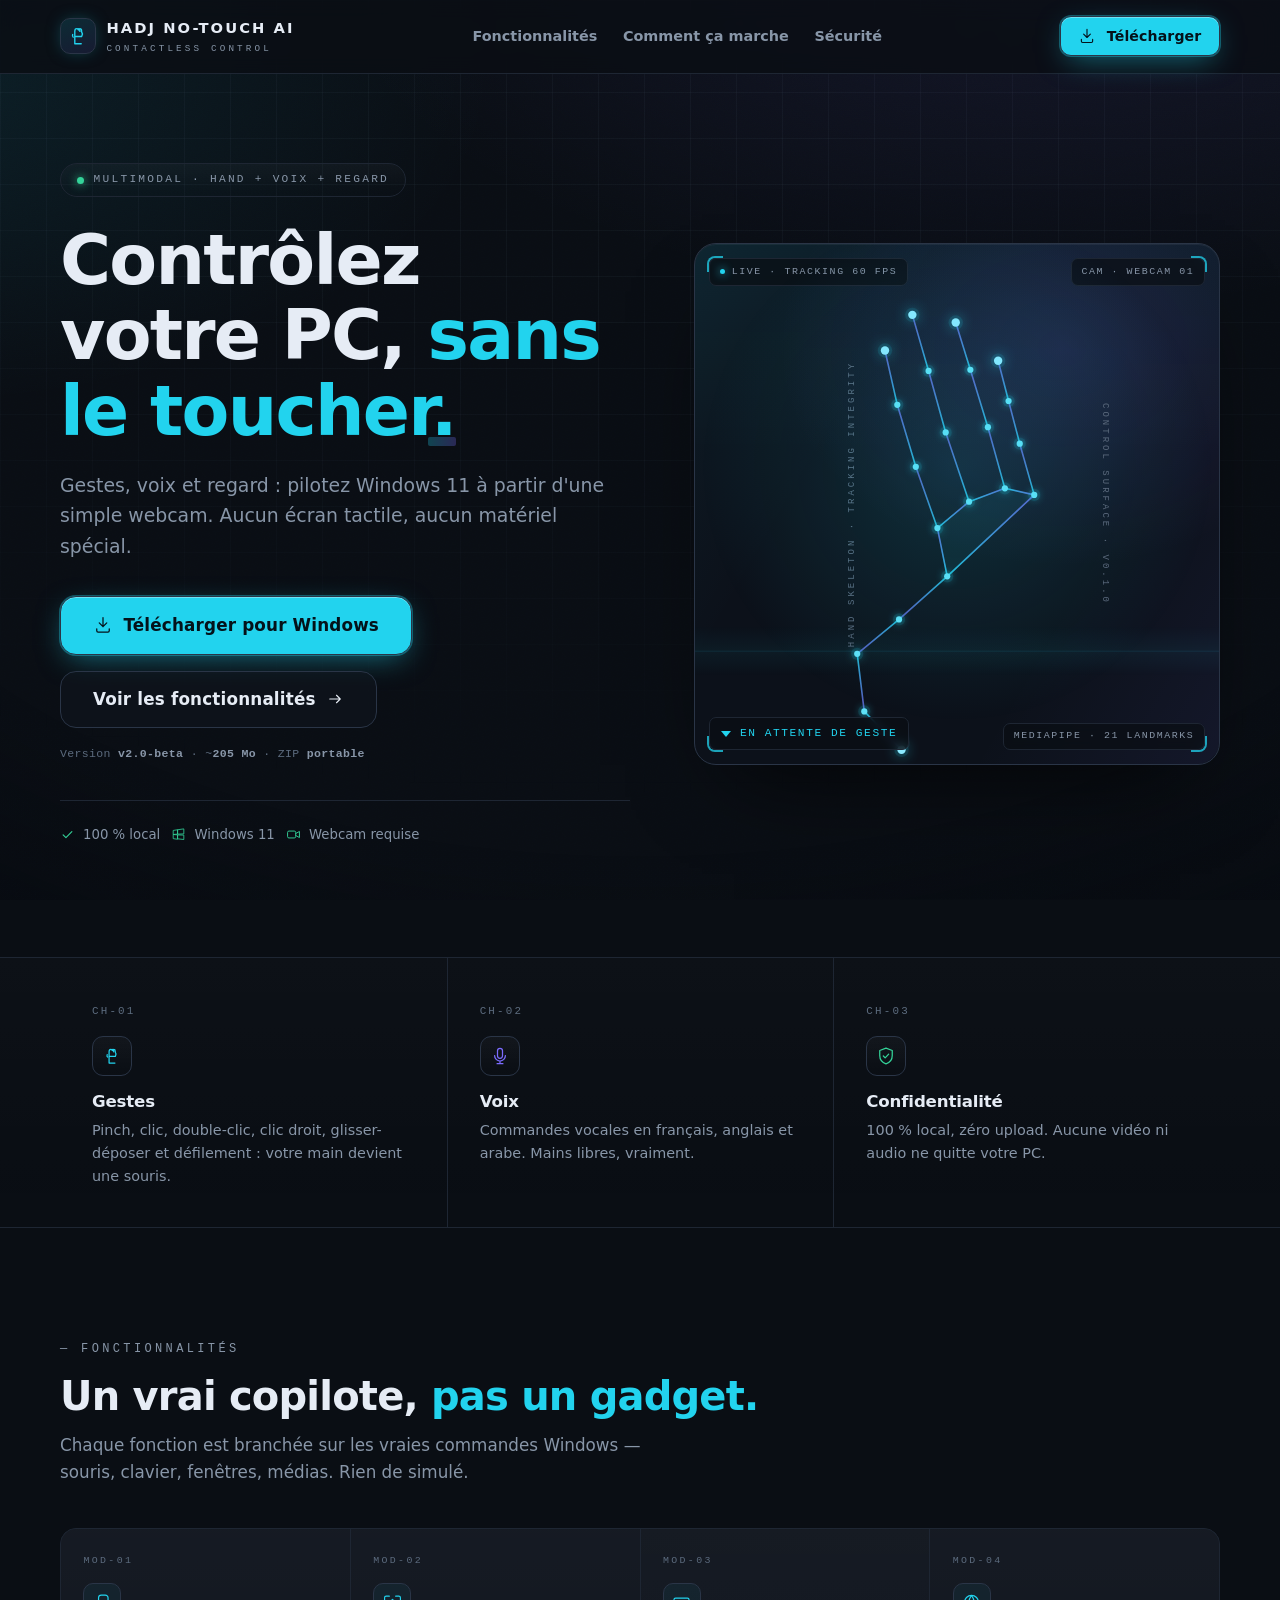
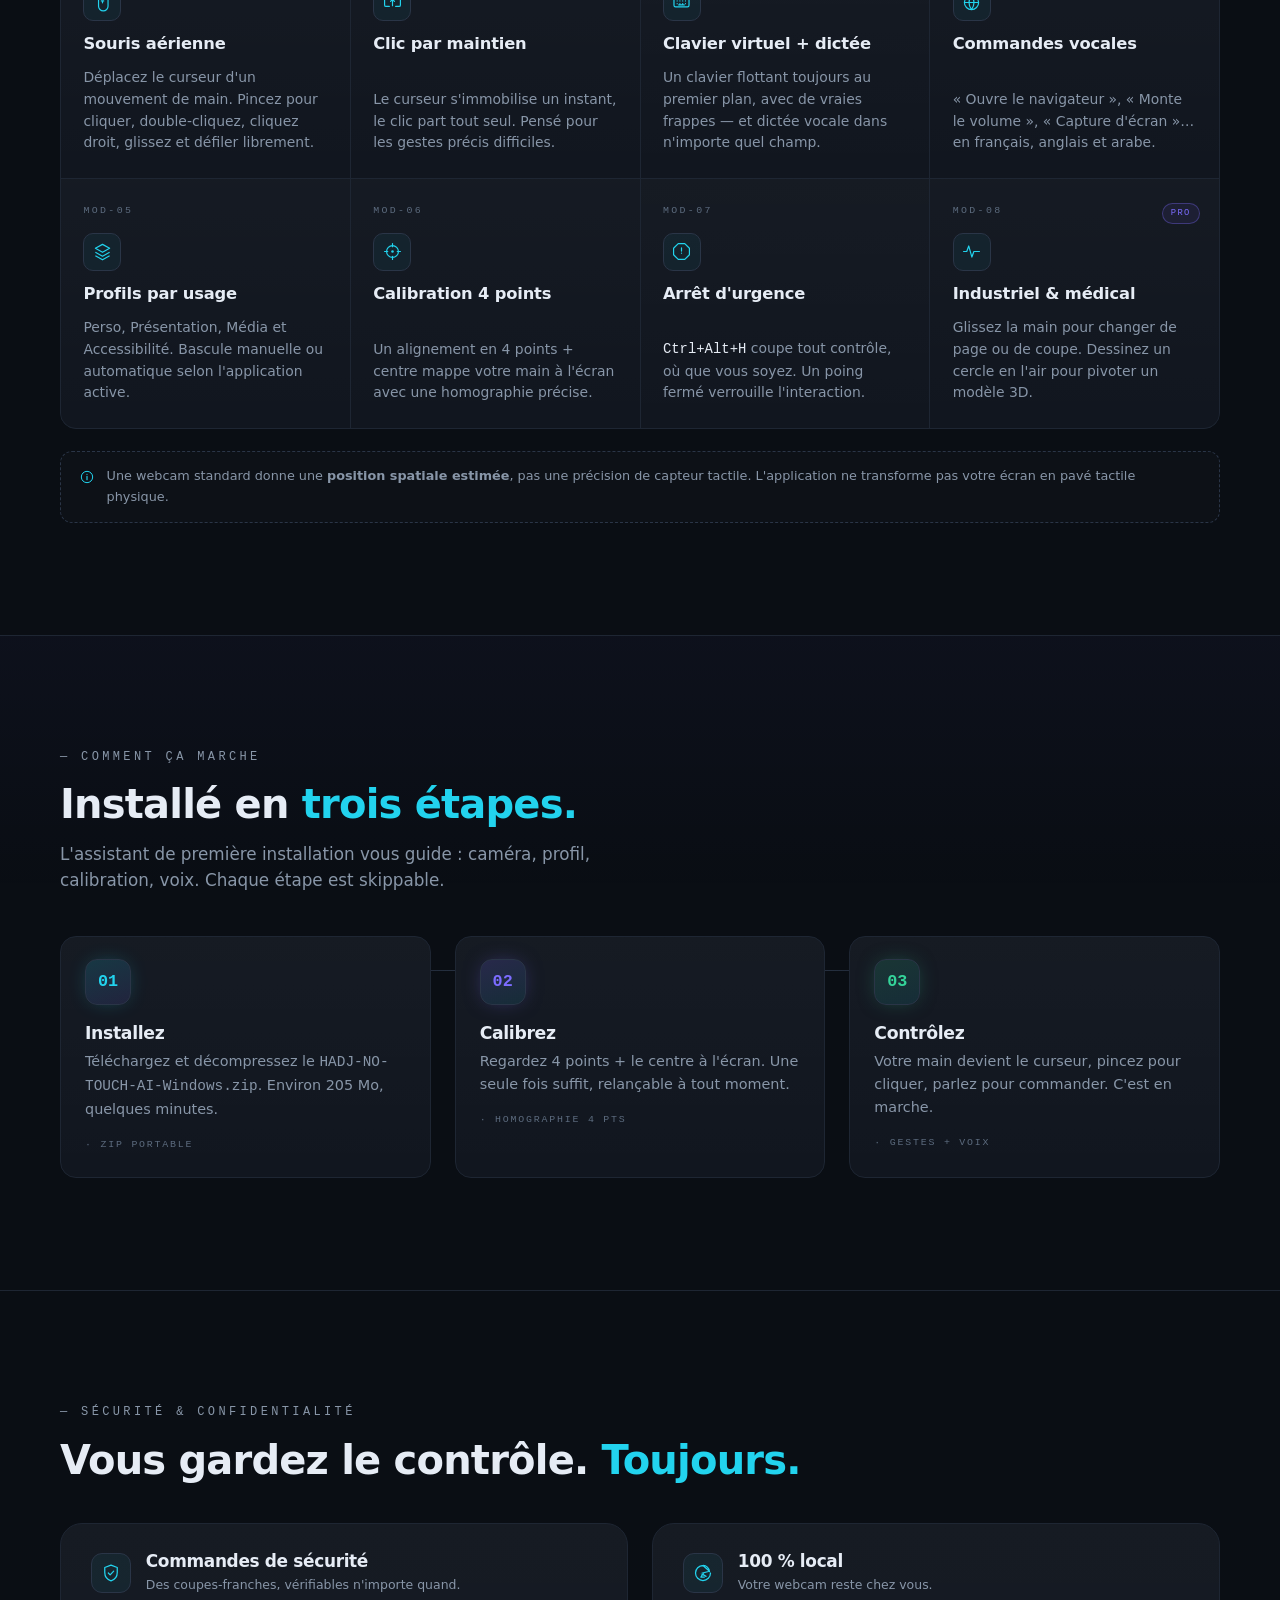
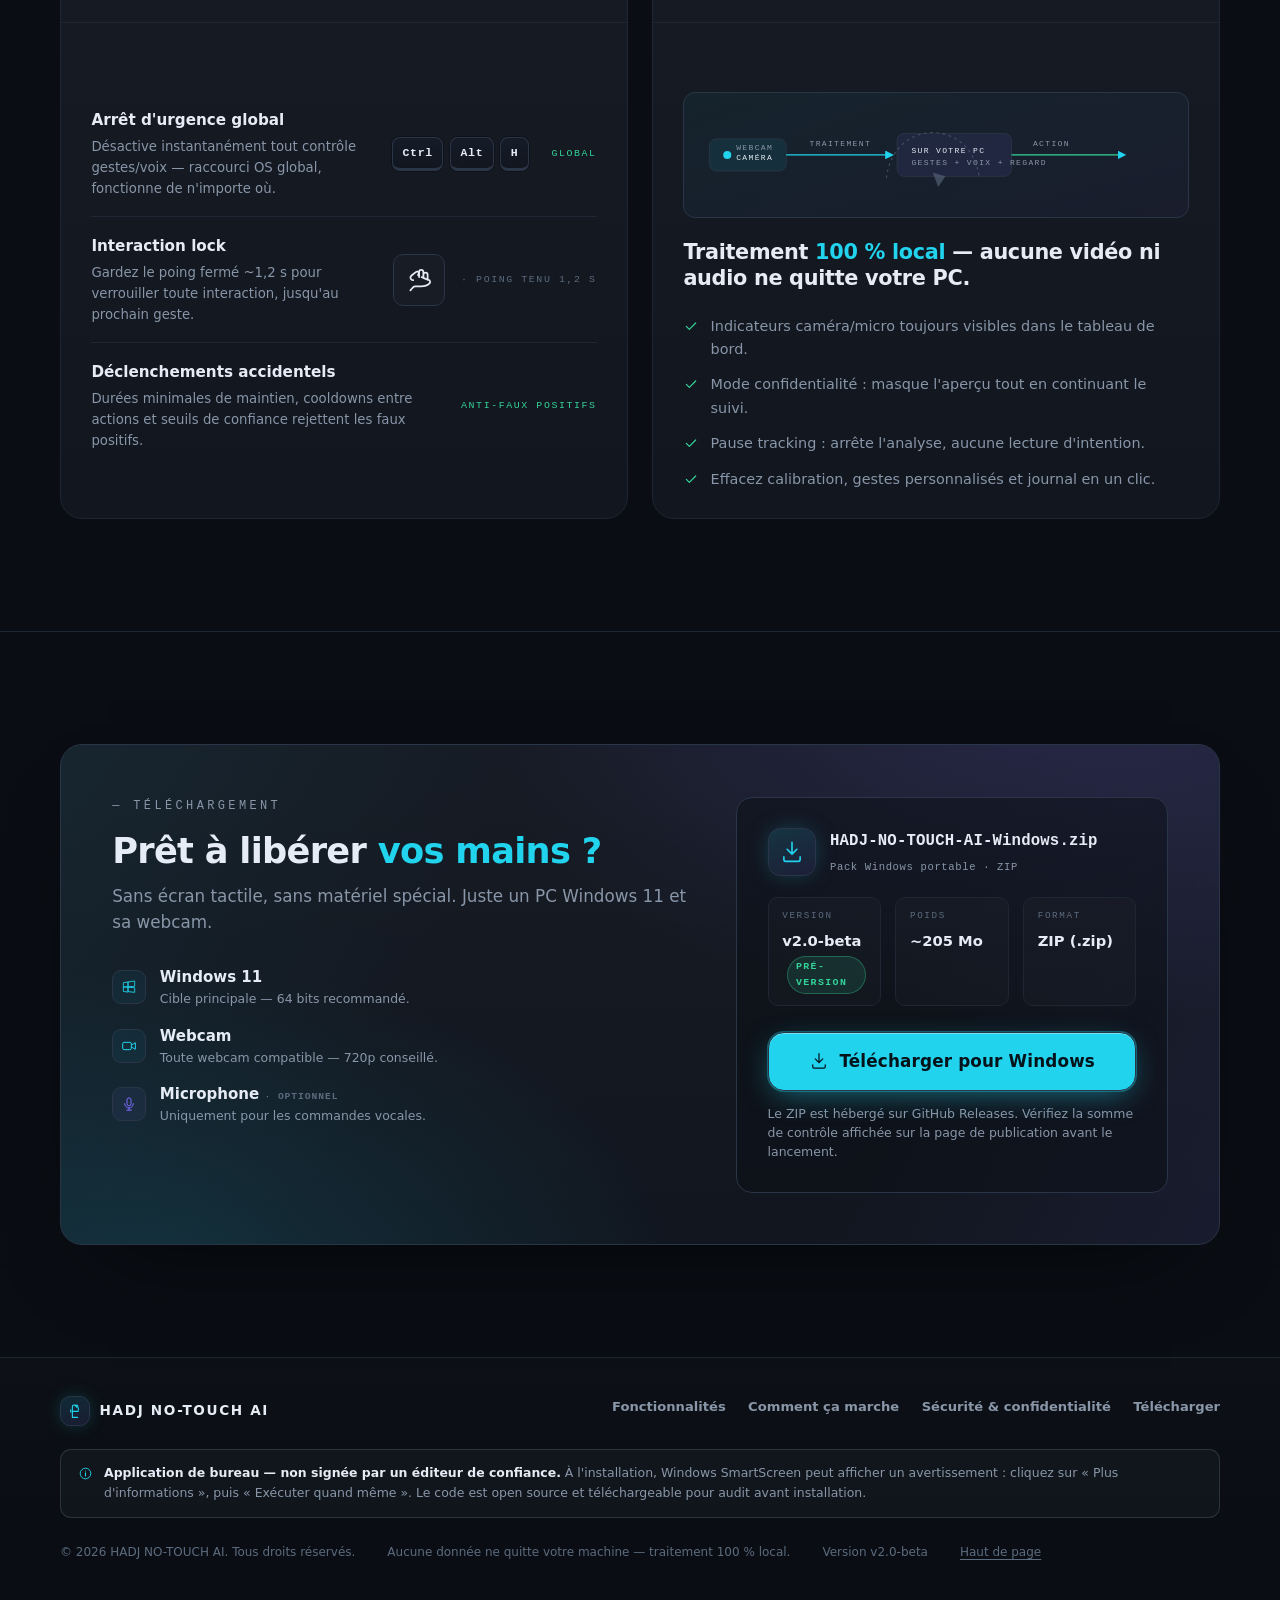
<file: index.html>
<!DOCTYPE html>
<html lang="fr">
<head>
<meta charset="UTF-8">
<meta name="viewport" content="width=device-width, initial-scale=1">
<title>HADJ NO-TOUCH AI — Contrôlez votre PC, sans le toucher</title>
<meta name="description" content="Gestes, voix et regard : pilotez Windows 11 à partir d'une simple webcam. Traitement 100 % local, aucune vidéo ni audio ne quitte votre PC. Téléchargez le pack Windows portable.">
<meta name="theme-color" content="#0A0E14">
<link rel="icon" href="data:image/svg+xml,%3Csvg xmlns='http://www.w3.org/2000/svg' viewBox='0 0 24 24'%3E%3Crect width='24' height='24' rx='6' fill='%230A0E14'/%3E%3Cpath d='M6.6 13.2C6.2 13 5.8 11.9 6.3 10.4M8 20.5V7M8 20.5h8M8 12.5h8M8 7v5.5M8 7C8 5.3 8.8 4 10 4c.9 0 1.6.7 1.9 1.4M12 4c1.2 0 2 .9 2 2.4V7M14 4c1.1 0 1.9.9 1.9 2.2V7M16 12.5C17 11 16.7 9 15.5 8' fill='none' stroke='%2322D3EE' stroke-width='1.4' stroke-linecap='round'/%3E%3C/svg%3E">
<style>
:root{
  --bg:#0A0E14;
  --bg-2:#0C111A;
  --surface:#11161F;
  --surface-2:#151C28;
  --border:#1E2633;
  --border-hi:#2A3547;
  --teal:#22D3EE;
  --teal-bright:#67E8F9;
  --teal-dim:rgba(34,211,238,.12);
  --violet:#7C6CFF;
  --violet-dim:rgba(124,108,255,.14);
  --green:#34D399;
  --green-dim:rgba(52,211,153,.12);
  --text:#E6ECF5;
  --muted:#8896A8;
  --muted-2:#5C6B7E;
  --white:#F6FAFF;
  --r-sm:12px;
  --r-md:16px;
  --r-lg:22px;
  --mono:ui-monospace,"Cascadia Mono","Segoe UI Mono",Consolas,"Roboto Mono",monospace;
  --sans:system-ui,-apple-system,"Segoe UI Variable Display","Segoe UI",Roboto,Ubuntu,"Helvetica Neue",Arial,sans-serif;
}
*{box-sizing:border-box;margin:0;padding:0}
html{scroll-behavior:smooth}
body{
  font-family:var(--sans);
  background:var(--bg);
  color:var(--text);
  line-height:1.6;
  -webkit-font-smoothing:antialiased;
  overflow-x:hidden;
}
::selection{background:rgba(34,211,238,.28);color:#fff}
a{color:inherit;text-decoration:none}
a:focus-visible{outline:2px solid var(--teal);outline-offset:3px;border-radius:4px}
img,svg{display:block;max-width:100%}
button{font:inherit}
section{scroll-margin-top:86px}

.bg-fx{
  position:fixed;inset:0;z-index:-3;pointer-events:none;
  background:
    radial-gradient(1200px 620px at 82% -8%, rgba(124,108,255,.10), transparent 62%),
    radial-gradient(1000px 560px at -8% 8%, rgba(34,211,238,.09), transparent 60%),
    var(--bg);
}
.bg-grid{
  position:fixed;inset:0;z-index:-2;pointer-events:none;
  background-image:
    linear-gradient(rgba(120,150,180,.055) 1px, transparent 1px),
    linear-gradient(90deg, rgba(120,150,180,.055) 1px, transparent 1px);
  background-size:46px 46px;
  -webkit-mask-image:radial-gradient(120% 90% at 50% 0%, #000 40%, transparent 100%);
  mask-image:radial-gradient(120% 90% at 50% 0%, #000 40%, transparent 100%);
}
.bg-noise{
  position:fixed;inset:0;z-index:-1;pointer-events:none;opacity:.05;mix-blend-mode:soft-light;
  background-image:url("data:image/svg+xml;utf8,<svg xmlns='http://www.w3.org/2000/svg' width='180' height='180'><filter id='n'><feTurbulence type='fractalNoise' baseFrequency='0.85' numOctaves='2' stitchTiles='stitch'/></filter><rect width='100%25' height='100%25' filter='url(%23n)'/></svg>");
}
.bg-vignette{
  position:fixed;inset:0;z-index:-1;pointer-events:none;
  background:radial-gradient(120% 100% at 50% 40%, transparent 55%, rgba(2,5,10,.62) 100%);
}

.container{width:min(1160px, calc(100% - 40px));margin-inline:auto}
@media (max-width:560px){.container{width:calc(100% - 32px)}}

.mono{font-family:var(--mono)}

.eyebrow{
  display:inline-flex;align-items:center;gap:.7rem;
  font-family:var(--mono);font-size:.72rem;letter-spacing:.24em;
  text-transform:uppercase;color:var(--teal);
}
.eyebrow::before{content:"";width:22px;height:1px;background:linear-gradient(90deg,var(--teal),transparent)}

h1,h2,h3{line-height:1.08;letter-spacing:-.02em;font-weight:800;text-wrap:balance}
.sec-kicker{font-family:var(--mono);font-size:.75rem;letter-spacing:.28em;text-transform:uppercase;color:var(--muted);margin-bottom:1rem;display:block}
h2{font-size:clamp(1.7rem,3.4vw,2.5rem)}
h2 .hl{color:var(--teal)}
.sec-sub{color:var(--muted);max-width:56ch;margin-top:.9rem;font-size:1.05rem}
.sec-head{margin-bottom:2.6rem}

/* ---------- Buttons ---------- */
.btn{
  --btn-bg:var(--surface-2);--btn-fg:var(--text);--btn-brd:var(--border-hi);
  max-width:100%;
  display:inline-flex;align-items:center;justify-content:center;gap:.65rem;
  font-weight:700;font-size:1rem;line-height:1;letter-spacing:.01em;
  padding:1rem 1.7rem;border-radius:14px;border:1px solid var(--btn-brd);
  background:var(--btn-bg);color:var(--btn-fg);
  cursor:pointer;transition:transform .18s ease, box-shadow .18s ease, border-color .18s ease, background .18s ease;
  white-space:nowrap;
  position:relative;
}
.btn svg{width:18px;height:18px;flex:none}
.btn:focus-visible{outline:2px solid var(--teal);outline-offset:3px;border-radius:16px}
.btn:active{transform:translateY(1px) scale(.985)}
.btn-primary{
  --btn-bg:var(--teal);--btn-fg:#04121A;
  box-shadow:0 0 0 1px rgba(34,211,238,.35), 0 8px 30px -8px rgba(34,211,238,.55), inset 0 1px 0 rgba(255,255,255,.35);
}
.btn-primary:hover{
  background:var(--teal-bright);
  box-shadow:0 0 0 1px rgba(34,211,238,.6), 0 12px 42px -8px rgba(34,211,238,.75), inset 0 1px 0 rgba(255,255,255,.45);
  transform:translateY(-2px);
}
.btn-ghost{--btn-bg:rgba(17,22,31,.55);--btn-brd:var(--border-hi)}
.btn-ghost:hover{--btn-brd:var(--teal);color:var(--white);background:rgba(34,211,238,.07)}
.btn-lg{padding:1.15rem 2rem;font-size:1.05rem;border-radius:16px}
.btn-sm{padding:.62rem 1.1rem;font-size:.88rem;border-radius:11px}
.btn-dl svg{width:20px;height:20px}

/* ---------- Nav ---------- */
.nav{
  position:sticky;top:0;z-index:50;
  background:rgba(10,14,20,.82);
  backdrop-filter:blur(10px);
  -webkit-backdrop-filter:blur(10px);
  border-bottom:1px solid var(--border);
}
.nav-inner{display:flex;align-items:center;justify-content:space-between;padding:1rem 0;gap:1rem}
.brand{display:flex;align-items:center;gap:.65rem;min-width:0}
.brand-mark{
  width:36px;height:36px;flex:none;border-radius:10px;
  border:1px solid var(--border-hi);
  background:linear-gradient(160deg, rgba(34,211,238,.14), rgba(124,108,255,.12));
  display:grid;place-items:center;color:var(--teal);
  box-shadow:0 0 18px -6px rgba(34,211,238,.5);
}
.brand-mark svg{width:22px;height:22px}
.brand-name{font-weight:800;letter-spacing:.14em;font-size:.92rem;white-space:nowrap}
.brand-name small{display:block;font-family:var(--mono);font-weight:400;font-size:.58rem;letter-spacing:.34em;color:var(--muted);margin-top:.15rem}
.nav-links{display:flex;align-items:center;gap:1.6rem;font-size:.9rem;color:var(--muted);font-weight:600}
.nav-links a{position:relative;padding:.25rem 0}
.nav-links a::after{content:"";position:absolute;left:0;bottom:0;height:1px;width:0;background:var(--teal);transition:width .22s ease}
.nav-links a:hover{color:var(--text)}
.nav-links a:hover::after{width:100%}
.nav-cta{display:flex;align-items:center;gap:.9rem}

/* ---------- Hero ---------- */
.hero{padding:clamp(3.2rem,7vw,5.6rem) 0 0;position:relative}
.hero-grid{display:grid;grid-template-columns:1.04fr .96fr;gap:clamp(2.4rem,5vw,4.5rem);align-items:center}
.hero-grid > *{min-width:0}
.hero-badge{
  display:inline-flex;align-items:center;gap:.6rem;
  font-family:var(--mono);font-size:.7rem;letter-spacing:.2em;text-transform:uppercase;color:var(--muted);
  border:1px solid var(--border);border-radius:999px;padding:.42rem 1rem;margin-bottom:1.6rem;
  background:linear-gradient(180deg, rgba(255,255,255,.03), transparent);
}
.hero-badge .dot{width:7px;height:7px;border-radius:50%;background:var(--green);box-shadow:0 0 10px var(--green);animation:pulse 2.4s ease-in-out infinite}
@keyframes pulse{0%,100%{opacity:1}50%{opacity:.35}}
.hero h1{font-size:clamp(2.5rem,5.6vw,4.35rem);font-weight:850;letter-spacing:-.025em}
.hero h1 .hl{color:var(--teal);position:relative}
.hero h1 .hl::after{content:"";position:absolute;left:0;right:0;bottom:.06em;height:.14em;border-radius:2px;background:linear-gradient(90deg,var(--teal),var(--violet));opacity:.28;z-index:-1}
.hero-sub{color:var(--muted);font-size:clamp(1.02rem,1.8vw,1.18rem);margin-top:1.4rem;max-width:52ch}
.hero-ctas{display:flex;flex-wrap:wrap;align-items:center;gap:1rem;margin-top:2.2rem}
.hero-meta{font-family:var(--mono);font-size:.72rem;color:var(--muted-2);margin-top:1.1rem;letter-spacing:.03em}
.hero-meta b{color:var(--muted);font-weight:600}
.trust-line{display:flex;flex-wrap:wrap;gap:.7rem;margin-top:2.3rem;padding-top:1.4rem;border-top:1px solid var(--border)}
.trust-line span{display:inline-flex;align-items:center;gap:.5rem;font-size:.83rem;color:var(--muted)}
.trust-line svg{width:15px;height:15px;color:var(--green)}

/* hero visual */
.hud-wrap{position:relative;user-select:none}
.hud{
  position:relative;border-radius:var(--r-lg);overflow:hidden;
  border:1px solid var(--border-hi);
  background:
    linear-gradient(180deg, rgba(34,211,238,.05), transparent 40%),
    radial-gradient(90% 70% at 70% 20%, rgba(124,108,255,.16), transparent 60%),
    var(--bg-2);
  box-shadow:0 40px 90px -40px rgba(0,0,0,.8), inset 0 1px 0 rgba(255,255,255,.05);
}
.hud::before{content:"";position:absolute;inset:0;border-radius:inherit;pointer-events:none;
  background:linear-gradient(120deg, rgba(34,211,238,.12), transparent 30%, transparent 70%, rgba(124,108,255,.14));opacity:.5}
.hud canvas{display:block;width:100%;height:520px}
@media (max-width:900px){.hud canvas{height:400px}}
@media (max-width:900px){
  .hero-grid{grid-template-columns:1fr;gap:2.6rem}
}
@media (max-width:460px){.hud canvas{height:320px}}
.hud-corners{position:absolute;inset:12px;pointer-events:none}
.hud-corners i{position:absolute;width:16px;height:16px;border:2px solid rgba(34,211,238,.75);transition:all .3s ease}
.hud-corners i:nth-child(1){top:0;left:0;border-right:none;border-bottom:none;border-top-left-radius:8px}
.hud-corners i:nth-child(2){top:0;right:0;border-left:none;border-bottom:none;border-top-right-radius:8px}
.hud-corners i:nth-child(3){bottom:0;left:0;border-right:none;border-top:none;border-bottom-left-radius:8px}
.hud-corners i:nth-child(4){bottom:0;right:0;border-left:none;border-top:none;border-bottom-right-radius:8px}
.hud-chip{
  position:absolute;font-family:var(--mono);font-size:.62rem;letter-spacing:.16em;text-transform:uppercase;
  color:var(--muted);background:rgba(10,14,20,.72);border:1px solid var(--border);
  padding:.3rem .6rem;border-radius:7px;pointer-events:none;display:inline-flex;align-items:center;gap:.45rem;backdrop-filter:blur(4px);
}
.hud-chip .chip-dot{width:5px;height:5px;border-radius:50%;background:var(--teal);box-shadow:0 0 8px var(--teal);animation:blink 1.6s steps(2,start) infinite}
@keyframes blink{50%{opacity:.25}}
.hud-chip.tl{top:14px;left:14px}
.hud-chip.tr{top:14px;right:14px}
.hud-chip.br{bottom:14px;right:14px}
.hud-status{
  position:absolute;left:14px;bottom:14px;pointer-events:none;
  font-family:var(--mono);font-size:.7rem;letter-spacing:.14em;
  color:var(--teal);background:rgba(10,14,20,.72);border:1px solid var(--border);
  padding:.42rem .7rem;border-radius:7px;backdrop-filter:blur(4px);
  display:inline-flex;align-items:center;gap:.55rem;text-transform:uppercase;
}
.hud-status .caret{width:0;height:0;border-left:5px solid transparent;border-right:5px solid transparent;border-top:6px solid var(--teal);margin-top:1px}
.hud-vert{
  position:absolute;right:14px;top:50%;transform:translateY(-50%) rotate(90deg);transform-origin:center;
  font-family:var(--mono);font-size:.56rem;letter-spacing:.34em;text-transform:uppercase;color:var(--muted-2);
  pointer-events:none;white-space:nowrap;
}
.hud-side-label{position:absolute;left:14px;top:50%;transform:translateY(-50%) rotate(-90deg);transform-origin:center;
  font-family:var(--mono);font-size:.56rem;letter-spacing:.34em;text-transform:uppercase;color:var(--muted-2);pointer-events:none;white-space:nowrap}
@media (max-width:900px){.hud-vert,.hud-side-label,.hud-chip.tr{display:none}}
.hud-glow{position:absolute;left:50%;top:50%;width:140%;height:140%;transform:translate(-50%,-50%);pointer-events:none;
  background:radial-gradient(50% 50% at 50% 45%, rgba(34,211,238,.16), transparent 70%)}

/* ---------- Feature strip ---------- */
.strip{border-top:1px solid var(--border);border-bottom:1px solid var(--border);margin-top:clamp(4rem,9vw,7rem);background:linear-gradient(180deg, rgba(255,255,255,.015), transparent)}
.strip-grid{display:grid;grid-template-columns:repeat(3,1fr)}
.strip-item{padding:2.4rem 2rem;position:relative}
.strip-item + .strip-item{border-left:1px solid var(--border)}
.strip-item .si-idx{font-family:var(--mono);font-size:.68rem;color:var(--muted-2);letter-spacing:.2em}
.strip-item .si-ico{width:40px;height:40px;border-radius:11px;border:1px solid var(--border-hi);display:grid;place-items:center;color:var(--teal);margin:.85rem 0 1.1rem;background:linear-gradient(180deg, rgba(255,255,255,.03),transparent)}
.strip-item .si-ico svg{width:20px;height:20px}
.strip-item h3{font-size:1.04rem;letter-spacing:-.01em;margin-bottom:.5rem}
.strip-item p{color:var(--muted);font-size:.9rem}
@media (max-width:900px){
  .strip-grid{grid-template-columns:1fr}
  .strip-item + .strip-item{border-left:none;border-top:1px solid var(--border)}
}

/* ---------- Features grid ---------- */
.features{padding:clamp(4.5rem,9vw,7rem) 0}
.feat-grid{display:grid;grid-template-columns:repeat(4,1fr);gap:1px;background:var(--border);border:1px solid var(--border);border-radius:var(--r-md);overflow:hidden}
.feat-card{
  background:linear-gradient(180deg, rgba(255,255,255,.018), rgba(255,255,255,0)) , var(--surface);
  min-height:238px;padding:1.5rem 1.4rem;
  display:flex;flex-direction:column;gap:.9rem;position:relative;
  transition:background .25s ease;
}
.feat-card::before{content:"";position:absolute;inset:0;opacity:0;transition:opacity .25s ease;
  background:radial-gradient(130% 90% at 20% 0%, rgba(34,211,238,.10), transparent 55%)}
.feat-card:hover::before{opacity:1}
.feat-card:hover{background:var(--surface-2)}
.feat-card .fc-code{font-family:var(--mono);font-size:.62rem;color:var(--muted-2);letter-spacing:.24em}
.feat-card .fc-ico{width:38px;height:38px;border-radius:10px;border:1px solid var(--border-hi);display:grid;place-items:center;color:var(--teal);background:rgba(34,211,238,.05);position:relative}
.feat-card .fc-ico svg{width:19px;height:19px}
.feat-card h3{font-size:1.02rem;letter-spacing:-.01em}
.feat-card p{color:var(--muted);font-size:.87rem;line-height:1.55;margin-top:auto}
.feat-card .fc-tag{position:absolute;top:1.5rem;right:1.2rem;font-family:var(--mono);font-size:.55rem;letter-spacing:.16em;text-transform:uppercase;color:var(--violet);border:1px solid rgba(124,108,255,.35);border-radius:999px;padding:.16rem .5rem;background:rgba(124,108,255,.08)}
@media (max-width:1080px){.feat-grid{grid-template-columns:repeat(2,1fr)}}
@media (max-width:560px){.feat-grid{grid-template-columns:1fr}}
.honesty-note{display:flex;gap:.75rem;align-items:flex-start;margin-top:1.4rem;padding:.9rem 1.1rem;border:1px dashed var(--border-hi);border-radius:12px;color:var(--muted);font-size:.8rem;background:rgba(255,255,255,.015)}
.honesty-note svg{width:16px;height:16px;flex:none;margin-top:3px;color:var(--teal)}

/* ---------- How it works ---------- */
.how{padding:clamp(4.5rem,9vw,7rem) 0;border-top:1px solid var(--border);background:linear-gradient(180deg, rgba(124,108,255,.035), transparent 40%)}
.steps{display:grid;grid-template-columns:repeat(3,1fr);gap:1.5rem;position:relative;margin-top:2.6rem}
.steps::before{content:"";position:absolute;top:34px;left:12%;right:12%;height:1px;background:linear-gradient(90deg, transparent, var(--border-hi), var(--border-hi), transparent)}
.step{position:relative;padding:1.4rem 1.5rem;border:1px solid var(--border);border-radius:var(--r-md);background:linear-gradient(180deg, rgba(255,255,255,.02), transparent), var(--surface);transition:border-color .25s ease, transform .25s ease}
.step:hover{border-color:rgba(34,211,238,.45);transform:translateY(-3px)}
.step-num{width:46px;height:46px;border-radius:12px;display:grid;place-items:center;font-family:var(--mono);font-weight:700;font-size:1.05rem;color:var(--teal);border:1px solid var(--border-hi);background:linear-gradient(160deg, rgba(34,211,238,.16), rgba(124,108,255,.12));margin-bottom:1.2rem;box-shadow:0 0 22px -8px rgba(34,211,238,.45)}
.step h3{font-size:1.08rem;margin-bottom:.45rem}
.step p{color:var(--muted);font-size:.9rem}
.step .step-tag{display:inline-block;margin-top:1rem;font-family:var(--mono);font-size:.62rem;letter-spacing:.18em;text-transform:uppercase;color:var(--muted-2)}
.step:nth-child(2) .step-num{color:var(--violet);box-shadow:0 0 22px -8px rgba(124,108,255,.55);background:linear-gradient(160deg, rgba(124,108,255,.18), rgba(34,211,238,.1))}
.step:nth-child(3) .step-num{color:var(--green);box-shadow:0 0 22px -8px rgba(52,211,153,.5);background:linear-gradient(160deg, rgba(52,211,153,.15), rgba(34,211,238,.1))}
@media (max-width:900px){.steps{grid-template-columns:1fr;gap:1.2rem}.steps::before{display:none}}

/* ---------- Security ---------- */
.security{padding:clamp(4.5rem,9vw,7rem) 0;border-top:1px solid var(--border)}
.sec-grid{display:grid;grid-template-columns:1fr 1fr;gap:1.5rem;margin-top:2.6rem}
.sec-card{border-radius:var(--r-lg);border:1px solid var(--border);overflow:hidden;background:linear-gradient(180deg, rgba(255,255,255,.02), transparent), var(--surface);position:relative}
.sec-card .sec-head{padding:1.7rem 1.9rem;border-bottom:1px solid var(--border);display:flex;align-items:center;justify-content:space-between;gap:1rem}
.sec-card .sec-title{display:flex;align-items:center;gap:.9rem}
.sec-card .sec-title .st-ico{width:40px;height:40px;border-radius:11px;border:1px solid var(--border-hi);display:grid;place-items:center;color:var(--teal);background:rgba(34,211,238,.06)}
.sec-card .sec-title .st-ico svg{width:20px;height:20px}
.sec-head h3{font-size:1.06rem}
.sec-head .sec-sub2{font-size:.78rem;color:var(--muted);margin-top:.3rem}
.sec-body{padding:1.7rem 1.9rem}
.emergency-row{display:flex;align-items:center;justify-content:space-between;gap:1rem;padding:1.05rem 0;border-bottom:1px solid var(--border)}
.emergency-row:last-child{border-bottom:none;padding-bottom:.2rem}
.emergency-row .er-txt h4{font-size:.95rem}
.emergency-row .er-txt p{color:var(--muted);font-size:.83rem;margin-top:.2rem}
.emergency-row .er-act{font-family:var(--mono);font-size:.62rem;letter-spacing:.16em;text-transform:uppercase;color:var(--green);white-space:nowrap;display:flex;align-items:center;gap:.4rem}
.emergency-row .er-act.off{color:var(--muted-2)}
.kbd-row{display:flex;gap:.4rem;flex:none}
kbd{
  font-family:var(--mono);font-size:.72rem;font-weight:700;letter-spacing:.06em;color:var(--text);
  background:linear-gradient(180deg, var(--surface-2), #11161F);border:1px solid var(--border-hi);
  border-bottom-width:3px;border-radius:8px;padding:.34rem .6rem;min-width:0;
  box-shadow:0 0 0 1px rgba(0,0,0,.3);
}
.fist-glyph{flex:none;width:52px;height:52px;border-radius:10px;border:1px solid var(--border-hi);display:grid;place-items:center;color:var(--text);background:rgba(255,255,255,.02)}
.fist-glyph svg{width:28px;height:28px}
.local-visual{position:relative;border-radius:12px;border:1px solid var(--border-hi);padding:1.2rem;background:linear-gradient(160deg, rgba(34,211,238,.05), rgba(124,108,255,.05));margin-bottom:1.4rem}
.local-claim{font-size:1.3rem;font-weight:800;letter-spacing:-.015em;line-height:1.25}
.local-claim .hl{color:var(--teal)}
.local-points{list-style:none;margin-top:1.4rem;display:flex;flex-direction:column;gap:.8rem}
.local-points li{display:flex;gap:.7rem;align-items:flex-start;color:var(--muted);font-size:.9rem}
.local-points svg{width:16px;height:16px;flex:none;margin-top:3px;color:var(--green)}
@media (max-width:900px){.sec-grid{grid-template-columns:1fr}}
@media (max-width:480px){.emergency-row{flex-direction:column;align-items:flex-start}.emergency-row .er-act{align-self:flex-start}}

/* ---------- Download CTA ---------- */
.download{padding:clamp(4.5rem,9vw,7rem) 0;border-top:1px solid var(--border)}
.dl-card{
  border-radius:var(--r-lg);border:1px solid var(--border-hi);overflow:hidden;position:relative;
  background:
    radial-gradient(90% 120% at 85% -10%, rgba(124,108,255,.16), transparent 55%),
    radial-gradient(80% 120% at 10% 110%, rgba(34,211,238,.14), transparent 55%),
    linear-gradient(180deg, rgba(255,255,255,.025), transparent), var(--surface);
  box-shadow:0 40px 90px -50px rgba(0,0,0,.85);
}
.dl-card::before{content:"";position:absolute;inset:0;pointer-events:none;
  background:linear-gradient(115deg, rgba(34,211,238,.1), transparent 34%, transparent 70%, rgba(124,108,255,.12));opacity:.55}
.dl-inner{display:grid;grid-template-columns:1.15fr .85fr;gap:2.5rem;padding:clamp(2rem,4.5vw,3.2rem);position:relative;min-width:0}
.dl-left{min-width:0}
.dl-left h2{font-size:clamp(1.6rem,3vw,2.2rem)}
.req-list{margin-top:1.8rem;display:flex;flex-direction:column;gap:.9rem}
.req{display:flex;align-items:center;gap:.85rem}
.req .req-ico{width:34px;height:34px;flex:none;border-radius:9px;border:1px solid var(--border-hi);display:grid;place-items:center;color:var(--teal);background:rgba(34,211,238,.05)}
.req .req-ico svg{width:16px;height:16px}
.req h4{font-size:.94rem}
.req p{color:var(--muted);font-size:.78rem}
.req.req-opt .req-ico{color:var(--violet);background:rgba(124,108,255,.07)}
.dl-panel{
  border:1px solid var(--border-hi);border-radius:var(--r-md);background:rgba(10,14,20,.5);
  padding:1.9rem;display:flex;flex-direction:column;align-items:flex-start;gap:0;position:relative;justify-content:space-between;
  min-width:0;
}
.exe-line{display:flex;align-items:center;gap:.9rem;width:100%}
.exe-ico{width:48px;height:48px;flex:none;border-radius:12px;border:1px solid var(--border-hi);display:grid;place-items:center;color:var(--teal);background:linear-gradient(160deg, rgba(34,211,238,.16), rgba(124,108,255,.1));box-shadow:0 0 24px -8px rgba(34,211,238,.5)}
.exe-ico svg{width:26px;height:26px}
.exe-name{font-weight:800;font-size:.98rem;letter-spacing:.01em;overflow-wrap:anywhere}
.exe-meta{font-family:var(--mono);font-size:.66rem;color:var(--muted);letter-spacing:.06em;margin-top:.3rem;display:flex;flex-wrap:wrap;gap:.45rem}
.version-tag{display:inline-flex;align-items:center;gap:.35rem;font-family:var(--mono);font-size:.62rem;letter-spacing:.14em;text-transform:uppercase;color:var(--green);padding:.14rem .5rem;border:1px solid rgba(52,211,153,.35);border-radius:999px;background:var(--green-dim)}
.dl-cta{align-self:stretch;margin-top:1.6rem}
.dl-cta .btn{width:100%}
.dl-note{font-size:.78rem;color:var(--muted);margin-top:.9rem;line-height:1.5;overflow-wrap:anywhere}
.dl-note a{color:var(--teal);text-decoration:underline;text-underline-offset:3px}
@media (max-width:400px){.dl-cta .btn{white-space:normal;padding-inline:1rem}}
.dl-size-box{display:flex;gap:.9rem;margin-top:1.4rem;width:100%;flex-wrap:wrap}
.sz-item{flex:1;min-width:110px;border:1px solid var(--border);border-radius:10px;background:rgba(255,255,255,.015);padding:.7rem .85rem}
.sz-item .sz-k{font-family:var(--mono);font-size:.58rem;letter-spacing:.18em;text-transform:uppercase;color:var(--muted-2)}
.sz-item .sz-v{font-weight:700;font-size:.92rem;margin-top:.3rem}
@media (max-width:900px){.dl-inner{grid-template-columns:1fr;gap:1.8rem}}

/* ---------- Footer ---------- */
.footer{border-top:1px solid var(--border);padding:2.4rem 0 2.6rem;background:linear-gradient(180deg, rgba(255,255,255,.015), transparent)}
.footer-grid{display:flex;flex-wrap:wrap;gap:1.6rem;justify-content:space-between;align-items:flex-start}
.footer-brand{display:flex;align-items:center;gap:.6rem;font-weight:800;letter-spacing:.12em;font-size:.85rem}
.footer-brand .brand-mark{width:30px;height:30px}
.footer-brand .brand-mark svg{width:18px;height:18px}
.footer-links{display:flex;gap:1.4rem;color:var(--muted);font-size:.82rem;font-weight:600;flex-wrap:wrap}
.footer-links a:hover{color:var(--text)}
.footer-legal{margin-top:1.6rem;display:flex;flex-wrap:wrap;gap:1rem 2rem;font-size:.75rem;color:var(--muted-2);align-items:center}
.unsigned-note{
  margin-top:1.4rem;padding:.85rem 1.05rem;border:1px solid rgba(136,150,168,.22);border-radius:11px;
  font-size:.78rem;color:var(--muted);background:rgba(136,150,168,.05);display:flex;gap:.7rem;align-items:flex-start;
}
.unsigned-note svg{width:15px;height:15px;flex:none;margin-top:3px;color:var(--teal)}
.unsigned-note b{color:var(--text)}

/* ---------- Reveal ---------- */
.reveal{opacity:0;transform:translateY(20px);transition:opacity .7s ease, transform .7s cubic-bezier(.16,1,.3,1);transition-delay:var(--d,0s)}
.reveal.in{opacity:1;transform:none}
.hero-anim{opacity:0;animation:rise .8s cubic-bezier(.16,1,.3,1) forwards}
.hero-anim:nth-child(1){animation-delay:.05s}
.hero-anim:nth-child(2){animation-delay:.16s}
.hero-anim:nth-child(3){animation-delay:.28s}
.hero-anim:nth-child(4){animation-delay:.4s}
.hero-anim:nth-child(5){animation-delay:.52s}
.hud-anim{opacity:0;transform:translateY(24px) scale(.98);animation:rise .9s cubic-bezier(.16,1,.3,1) forwards .25s}
@keyframes rise{to{opacity:1;transform:none}}
.marquee-ghost-a{display:none}

@media (prefers-reduced-motion: reduce){
  html{scroll-behavior:auto}
  *,*::before,*::after{animation-duration:.001s !important;animation-iteration-count:1 !important;transition-duration:.001s !important}
  .reveal{opacity:1;transform:none}
}
@media (max-width:560px){
  .nav-links{display:none}
  .hero-ctas .btn{width:100%}
}
@media (max-width:400px){
  .btn-lg{padding:1rem .9rem;font-size:.94rem}
  .hero-ctas .btn{white-space:normal;text-align:center}
}

</style>
</head>
<body>

<!-- Background layers -->
<div class="bg-fx" aria-hidden="true"></div>
<div class="bg-grid" aria-hidden="true"></div>
<div class="bg-noise" aria-hidden="true"></div>
<div class="bg-vignette" aria-hidden="true"></div>

<!-- Icon sprite -->
<svg width="0" height="0" style="position:absolute" aria-hidden="true">
  <defs>
    <symbol id="i-hand" viewBox="0 0 24 24"><path d="M6.7 13.3C6.2 13 5.7 12 6.2 10.4M8.5 20.5V7M8.5 20.5h7M8.5 12.5H16M8.5 7c0-1.8.8-3 2-3 1 0 1.6.7 1.9 1.5M12 4c1.2 0 2 .9 2 2.4V7M14 4c1.1 0 1.9.9 1.9 2.2V7M16.1 12.3c1-1.8.6-4-.3-5.2" fill="none" stroke="currentColor" stroke-width="1.5" stroke-linecap="round" stroke-linejoin="round"/></symbol>
    <symbol id="i-download" viewBox="0 0 24 24"><path d="M12 3v11m0 0 4.5-4.5M12 14 7.5 9.5M4.5 16.5V19a1.6 1.6 0 0 0 1.6 1.6h11.8A1.6 1.6 0 0 0 19.5 19v-2.5" fill="none" stroke="currentColor" stroke-width="1.5" stroke-linecap="round" stroke-linejoin="round"/></symbol>
    <symbol id="i-mouse" viewBox="0 0 24 24"><path d="M6 3.5A3.5 3.5 0 0 1 9.5 0H14.5A3.5 3.5 0 0 1 18 3.5V14a6 6 0 0 1-12 0Z" transform="translate(1 2.6)" fill="none" stroke="currentColor" stroke-width="1.5" stroke-linejoin="round"/><path d="M13.5 10h-3M12 10v2.4" fill="none" stroke="currentColor" stroke-width="1.5" stroke-linecap="round"/></symbol>
    <symbol id="i-undock" viewBox="0 0 24 24"><path d="M8 4H4a2 2 0 0 0-2 2v9a2 2 0 0 0 2 2h4M16 4h4a2 2 0 0 1 2 2v9a2 2 0 0 1-2 2h-4M12 8v8m0-8-2.5 2.5M12 8l2.5 2.5" fill="none" stroke="currentColor" stroke-width="1.5" stroke-linecap="round" stroke-linejoin="round"/></symbol>
    <symbol id="i-keyboard" viewBox="0 0 24 24"><rect x="2.5" y="6.5" width="19" height="11" rx="2" fill="none" stroke="currentColor" stroke-width="1.5"/><path d="M6.5 10h.01M10 10h.01M13.5 10h.01M17 10h.01M6.5 13.5h.01M10 13.5h.01M13.5 13.5h.01M17 13.5h.01M8.5 15h7" stroke="currentColor" stroke-width="1.5" stroke-linecap="round"/></symbol>
    <symbol id="i-mic" viewBox="0 0 24 24"><rect x="9" y="2.8" width="6" height="12" rx="3" fill="none" stroke="currentColor" stroke-width="1.5"/><path d="M5.5 11.5a6.5 6.5 0 0 0 13 0M12 18v3.2m-3.5 0h7" fill="none" stroke="currentColor" stroke-width="1.5" stroke-linecap="round"/></symbol>
    <symbol id="i-lang" viewBox="0 0 24 24"><circle cx="12" cy="12" r="9" fill="none" stroke="currentColor" stroke-width="1.5"/><path d="M3.5 12h17M12 3a14.5 14.5 0 0 1 0 18M12 3a14.5 14.5 0 0 0 0 18" fill="none" stroke="currentColor" stroke-width="1.5" stroke-linejoin="round"/></symbol>
    <symbol id="i-layers" viewBox="0 0 24 24"><path d="m12 3 9 5-9 5-9-5 9-5Zm-9 10 9 5 9-5M3 17.5l9 5 9-5" fill="none" stroke="currentColor" stroke-width="1.5" stroke-linejoin="round"/></symbol>
    <symbol id="i-crosshair" viewBox="0 0 24 24"><circle cx="12" cy="12" r="7.5" fill="none" stroke="currentColor" stroke-width="1.5"/><path d="M12 2v4M12 18v4M2 12h4M18 12h4" stroke="currentColor" stroke-width="1.5" stroke-linecap="round"/><circle cx="12" cy="12" r="1.6" fill="currentColor" stroke="none"/></symbol>
    <symbol id="i-stop" viewBox="0 0 24 24"><path d="M7.86 2h8.28L22 7.86v8.28L16.14 22H7.86L2 16.14V7.86L7.86 2Z" fill="none" stroke="currentColor" stroke-width="1.5" stroke-linejoin="round"/><path d="M12 7.5v4m0 2.6v.01" stroke="currentColor" stroke-width="1.5" stroke-linecap="round"/></symbol>
    <symbol id="i-medical" viewBox="0 0 24 24"><path d="M2 12h4l2.5-7 4 14 2.5-7H22" fill="none" stroke="currentColor" stroke-width="1.5" stroke-linecap="round" stroke-linejoin="round"/></symbol>
    <symbol id="i-shield" viewBox="0 0 24 24"><path d="M12 2.5 4.5 5.4v6c0 4.9 3.2 8.6 7.5 10.1 4.3-1.5 7.5-5.2 7.5-10.1v-6L12 2.5Z" fill="none" stroke="currentColor" stroke-width="1.5" stroke-linejoin="round"/><path d="m8.8 12 2.2 2.2 4.2-4.4" fill="none" stroke="currentColor" stroke-width="1.5" stroke-linecap="round" stroke-linejoin="round"/></symbol>
    <symbol id="i-local" viewBox="0 0 24 24"><path d="M12 3a9 9 0 1 0 9 9M12 3a7.5 7.5 0 0 1 7.7 6.9L12 3ZM19.7 9.9 12 12a.9.9 0 0 1-.4 1.7l4 2.3" fill="none" stroke="currentColor" stroke-width="1.5" stroke-linecap="round"/><path d="M13.5 17H9.5l1.5-2.5" fill="none" stroke="currentColor" stroke-width="1.5" stroke-linecap="round" stroke-linejoin="round"/></symbol>
    <symbol id="i-fist" viewBox="0 0 24 24"><path d="M7 12.2c-2.2 0-3.2-2.7-1.4-4.1l3.6-2.9c.9-.8 2.3-.5 2.8.5l-.8 2.2M12.1 9.5V5.2c0-1 .8-1.8 1.8-1.8s1.8.8 1.8 1.8v4.4M15.8 9.6V7.4c0-1 .8-1.8 1.8-1.8s1.8.8 1.8 1.8v4.1" fill="none" stroke="currentColor" stroke-width="1.5" stroke-linecap="round" stroke-linejoin="round"/><path d="M8.6 17.5h5.2c2.8 0 5.6-1 7.2-2.6 1-1 .6-2.6-.8-3-2.2-.7-4.4-1.3-6-2.4M8.6 17.5c-.6 0-2 1-2.6 1.8L4.6 20.9m4-3.4h1.6" fill="none" stroke="currentColor" stroke-width="1.5" stroke-linecap="round" stroke-linejoin="round"/></symbol>
    <symbol id="i-check" viewBox="0 0 24 24"><path d="m5 12.5 4.5 4.5L19 7.5" fill="none" stroke="currentColor" stroke-width="1.8" stroke-linecap="round" stroke-linejoin="round"/></symbol>
    <symbol id="i-windows" viewBox="0 0 24 24"><path d="M3.5 5.5 10.5 4.4v7l-7 .5V5.5ZM10.5 4.4 20.5 3v8l-10 .4V4.4ZM3.5 12 10.5 12.6v7l-7-1V12ZM10.5 12.6 20.5 13v7l-10-1.1v-6.3Z" fill="none" stroke="currentColor" stroke-width="1.3" stroke-linejoin="round"/></symbol>
    <symbol id="i-cam" viewBox="0 0 24 24"><rect x="2.5" y="6.5" width="13" height="11" rx="2.2" fill="none" stroke="currentColor" stroke-width="1.5"/><path d="m15.5 10.5 6-3.4v9.8l-6-3.4" fill="none" stroke="currentColor" stroke-width="1.5" stroke-linejoin="round"/></symbol>
    <symbol id="i-info" viewBox="0 0 24 24"><circle cx="12" cy="12" r="8.5" fill="none" stroke="currentColor" stroke-width="1.5"/><path d="M12 11v5m0-8v.01" stroke="currentColor" stroke-width="1.7" stroke-linecap="round"/></symbol>
    <symbol id="i-arrow" viewBox="0 0 24 24"><path d="M5 12h14m0 0-5-5m5 5-5 5" fill="none" stroke="currentColor" stroke-width="1.5" stroke-linecap="round" stroke-linejoin="round"/></symbol>
    <symbol id="i-lock" viewBox="0 0 24 24"><rect x="4.5" y="10.5" width="15" height="10" rx="2.2" fill="none" stroke="currentColor" stroke-width="1.5"/><path d="M8 10.5V7.8a4 4 0 0 1 8 0v2.7M12 14.5v2.5" fill="none" stroke="currentColor" stroke-width="1.5" stroke-linecap="round"/></symbol>
  </defs>
</svg>

<header class="nav">
  <div class="container nav-inner">
    <a class="brand" href="#top" aria-label="HADJ NO-TOUCH AI — retour en haut">
      <span class="brand-mark"><svg aria-hidden="true"><use href="#i-hand"/></svg></span>
      <span class="brand-name">HADJ NO-TOUCH AI<small>CONTACTLESS CONTROL</small></span>
    </a>
    <nav class="nav-links" aria-label="Navigation principale">
      <a href="#features">Fonctionnalités</a>
      <a href="#how">Comment ça marche</a>
      <a href="#security">Sécurité</a>
    </nav>
    <a class="btn btn-primary btn-sm" href="https://github.com/meddahuhadj/HADJ-NO-TOUCH-AI/releases/download/v2.0-beta/HADJ-NO-TOUCH-AI-Windows.zip"><svg aria-hidden="true"><use href="#i-download"/></svg> Télécharger</a>
  </div>
</header>

<main id="top">
  <!-- ============ HERO ============ -->
  <section class="hero">
    <div class="container hero-grid">
      <div>
        <div class="hero-anim"><span class="hero-badge"><span class="dot"></span> Multimodal · Hand + Voix + Regard</span></div>
        <h1 class="hero-anim">Contrôlez votre PC, <span class="hl">sans le toucher.</span></h1>
        <p class="hero-sub hero-anim">Gestes, voix et regard : pilotez Windows&nbsp;11 à partir d'une simple webcam. Aucun écran tactile, aucun matériel spécial.</p>
        <div class="hero-ctas hero-anim">
          <a class="btn btn-primary btn-lg btn-dl" href="https://github.com/meddahuhadj/HADJ-NO-TOUCH-AI/releases/download/v2.0-beta/HADJ-NO-TOUCH-AI-Windows.zip"><svg aria-hidden="true"><use href="#i-download"/></svg> Télécharger pour Windows</a>
          <a class="btn btn-ghost btn-lg" href="#features">Voir les fonctionnalités <svg aria-hidden="true"><use href="#i-arrow"/></svg></a>
        </div>
        <p class="hero-meta hero-anim">Version <b>v2.0-beta</b> · ~<b>205&nbsp;Mo</b> · ZIP <b>portable</b></p>
        <div class="trust-line hero-anim">
          <span><svg aria-hidden="true"><use href="#i-check"/></svg> 100&nbsp;% local</span>
          <span><svg aria-hidden="true"><use href="#i-windows"/></svg> Windows&nbsp;11</span>
          <span><svg aria-hidden="true"><use href="#i-cam"/></svg> Webcam requise</span>
        </div>
      </div>

      <div class="hud-wrap hero-anim">
        <div class="hud" id="hud" role="img" aria-label="Squelette de main animé, style MediaPipe : des points lumineux reliés par des lignes tracent une main qui pince pour cliquer et glisse pour défiler.">
          <canvas id="hand-canvas"></canvas>
          <div class="hud-corners" aria-hidden="true"><i></i><i></i><i></i><i></i></div>
          <span class="hud-chip tl"><span class="chip-dot"></span> LIVE · TRACKING 60 FPS</span>
          <span class="hud-chip tr">CAM · WEBCAM 01</span>
          <span class="hud-status" id="hud-status"><span class="caret"></span><span id="hud-status-txt">En attente de geste</span></span>
          <span class="hud-chip br">MEDIAPIPE · 21 LANDMARKS</span>
          <span class="hud-side-label" aria-hidden="true">Hand Skeleton · Tracking Integrity</span>
          <div class="hud-glow" aria-hidden="true"></div>
        </div>
        <span class="hud-vert" aria-hidden="true">Control Surface · v0.1.0</span>
      </div>
    </div>
  </section>

  <!-- ============ FEATURE STRIP ============ -->
  <section class="strip reveal" aria-label="Valeur clé">
    <div class="container">
      <div class="strip-grid">
        <div class="strip-item">
          <span class="si-idx">CH-01</span>
          <div class="si-ico"><svg aria-hidden="true"><use href="#i-hand"/></svg></div>
          <h3>Gestes</h3>
          <p>Pinch, clic, double-clic, clic droit, glisser-déposer et défilement : votre main devient une souris.</p>
        </div>
        <div class="strip-item">
          <span class="si-idx">CH-02</span>
          <div class="si-ico" style="color:var(--violet)"><svg aria-hidden="true"><use href="#i-mic"/></svg></div>
          <h3>Voix</h3>
          <p>Commandes vocales en français, anglais et arabe. Mains libres, vraiment.</p>
        </div>
        <div class="strip-item">
          <span class="si-idx">CH-03</span>
          <div class="si-ico" style="color:var(--green)"><svg aria-hidden="true"><use href="#i-shield"/></svg></div>
          <h3>Confidentialité</h3>
          <p>100&nbsp;% local, zéro upload. Aucune vidéo ni audio ne quitte votre PC.</p>
        </div>
      </div>
    </div>
  </section>

  <!-- ============ FEATURES GRID ============ -->
  <section class="features" id="features">
    <div class="container">
      <div class="sec-head reveal">
        <span class="sec-kicker">— Fonctionnalités</span>
        <h2>Un vrai copilote, <span class="hl">pas un gadget.</span></h2>
        <p class="sec-sub">Chaque fonction est branchée sur les vraies commandes Windows — souris, clavier, fenêtres, médias. Rien de simulé.</p>
      </div>
      <div class="feat-grid">
        <div class="feat-card reveal">
          <span class="fc-code">MOD-01</span>
          <div class="fc-ico"><svg aria-hidden="true"><use href="#i-mouse"/></svg></div>
          <h3>Souris aérienne</h3>
          <p>Déplacez le curseur d'un mouvement de main. Pincez pour cliquer, double-cliquez, cliquez droit, glissez et défiler librement.</p>
        </div>
        <div class="feat-card reveal" style="--d:.05s">
          <span class="fc-code">MOD-02</span>
          <div class="fc-ico"><svg aria-hidden="true"><use href="#i-undock"/></svg></div>
          <h3>Clic par maintien</h3>
          <p>Le curseur s'immobilise un instant, le clic part tout seul. Pensé pour les gestes précis difficiles.</p>
        </div>
        <div class="feat-card reveal" style="--d:.1s">
          <span class="fc-code">MOD-03</span>
          <div class="fc-ico"><svg aria-hidden="true"><use href="#i-keyboard"/></svg></div>
          <h3>Clavier virtuel + dictée</h3>
          <p>Un clavier flottant toujours au premier plan, avec de vraies frappes — et dictée vocale dans n'importe quel champ.</p>
        </div>
        <div class="feat-card reveal" style="--d:.15s">
          <span class="fc-code">MOD-04</span>
          <div class="fc-ico"><svg aria-hidden="true"><use href="#i-lang"/></svg></div>
          <h3>Commandes vocales</h3>
          <p>« Ouvre le navigateur », « Monte le volume », « Capture d'écran »… en français, anglais et arabe.</p>
        </div>
        <div class="feat-card reveal">
          <span class="fc-code">MOD-05</span>
          <div class="fc-ico"><svg aria-hidden="true"><use href="#i-layers"/></svg></div>
          <h3>Profils par usage</h3>
          <p>Perso, Présentation, Média et Accessibilité. Bascule manuelle ou automatique selon l'application active.</p>
        </div>
        <div class="feat-card reveal" style="--d:.05s">
          <span class="fc-code">MOD-06</span>
          <div class="fc-ico"><svg aria-hidden="true"><use href="#i-crosshair"/></svg></div>
          <h3>Calibration 4&nbsp;points</h3>
          <p>Un alignement en 4&nbsp;points + centre mappe votre main à l'écran avec une homographie précise.</p>
        </div>
        <div class="feat-card reveal" style="--d:.1s">
          <span class="fc-code">MOD-07</span>
          <div class="fc-ico"><svg aria-hidden="true"><use href="#i-stop"/></svg></div>
          <h3>Arrêt d'urgence</h3>
          <p><span class="mono" style="color:var(--text)">Ctrl+Alt+H</span> coupe tout contrôle, où que vous soyez. Un poing fermé verrouille l'interaction.</p>
        </div>
        <div class="feat-card reveal" style="--d:.15s">
          <span class="fc-code">MOD-08</span>
          <span class="fc-tag">Pro</span>
          <div class="fc-ico"><svg aria-hidden="true"><use href="#i-medical"/></svg></div>
          <h3>Industriel &amp; médical</h3>
          <p>Glissez la main pour changer de page ou de coupe. Dessinez un cercle en l'air pour pivoter un modèle 3D.</p>
        </div>
      </div>
      <p class="honesty-note reveal"><svg aria-hidden="true"><use href="#i-info"/></svg><span>Une webcam standard donne une <b>position spatiale estimée</b>, pas une précision de capteur tactile. L'application ne transforme pas votre écran en pavé tactile physique.</span></p>
    </div>
  </section>

  <!-- ============ HOW IT WORKS ============ -->
  <section class="how" id="how">
    <div class="container">
      <div class="sec-head reveal">
        <span class="sec-kicker">— Comment ça marche</span>
        <h2>Installé en <span class="hl">trois étapes.</span></h2>
        <p class="sec-sub">L'assistant de première installation vous guide : caméra, profil, calibration, voix. Chaque étape est skippable.</p>
      </div>
      <div class="steps">
        <div class="step reveal">
          <div class="step-num">01</div>
          <h3>Installez</h3>
          <p>Téléchargez et décompressez le <span class="mono">HADJ-NO-TOUCH-AI-Windows.zip</span>. Environ 205&nbsp;Mo, quelques minutes.</p>
          <span class="step-tag">· ZIP portable</span>
        </div>
        <div class="step reveal" style="--d:.1s">
          <div class="step-num">02</div>
          <h3>Calibrez</h3>
          <p>Regardez 4&nbsp;points + le centre à l'écran. Une seule fois suffit, relançable à tout moment.</p>
          <span class="step-tag">· Homographie 4 pts</span>
        </div>
        <div class="step reveal" style="--d:.2s">
          <div class="step-num">03</div>
          <h3>Contrôlez</h3>
          <p>Votre main devient le curseur, pincez pour cliquer, parlez pour commander. C'est en marche.</p>
          <span class="step-tag">· Gestes + voix</span>
        </div>
      </div>
    </div>
  </section>

  <!-- ============ SECURITY ============ -->
  <section class="security" id="security">
    <div class="container">
      <div class="sec-head reveal">
        <span class="sec-kicker">— Sécurité &amp; confidentialité</span>
        <h2>Vous gardez le contrôle. <span class="hl">Toujours.</span></h2>
      </div>
      <div class="sec-grid">
        <div class="sec-card reveal">
          <div class="sec-head">
            <div class="sec-title">
              <div class="st-ico"><svg aria-hidden="true"><use href="#i-shield"/></svg></div>
              <div>
                <h3>Commandes de sécurité</h3>
                <div class="sec-sub2">Des coupes-franches, vérifiables n'importe quand.</div>
              </div>
            </div>
          </div>
          <div class="sec-body">
            <div class="emergency-row">
              <div class="er-txt">
                <h4>Arrêt d'urgence global</h4>
                <p>Désactive instantanément tout contrôle gestes/voix — raccourci OS global, fonctionne de n'importe où.</p>
              </div>
              <span class="kbd-row" aria-hidden="true"><kbd>Ctrl</kbd><kbd>Alt</kbd><kbd>H</kbd></span>
              <span class="er-act"><svg aria-hidden="true" style="width:13px;height:13px"><use href="#i-check"/></svg> Global</span>
            </div>
            <div class="emergency-row">
              <div class="er-txt">
                <h4>Interaction lock</h4>
                <p>Gardez le poing fermé ~1,2&nbsp;s pour verrouiller toute interaction, jusqu'au prochain geste.</p>
              </div>
              <span class="fist-glyph" aria-hidden="true"><svg><use href="#i-fist"/></svg></span>
              <span class="er-act off">· Poing tenu 1,2 s</span>
            </div>
            <div class="emergency-row" style="border-bottom:none">
              <div class="er-txt">
                <h4>Déclenchements accidentels</h4>
                <p>Durées minimales de maintien, cooldowns entre actions et seuils de confiance rejettent les faux positifs.</p>
              </div>
              <span class="er-act">Anti-faux positifs</span>
            </div>
          </div>
        </div>

        <div class="sec-card reveal" style="--d:.1s">
          <div class="sec-head">
            <div class="sec-title">
              <div class="st-ico"><svg aria-hidden="true"><use href="#i-local"/></svg></div>
              <div>
                <h3>100&nbsp;% local</h3>
                <div class="sec-sub2">Votre webcam reste chez vous.</div>
              </div>
            </div>
          </div>
          <div class="sec-body">
            <div class="local-visual">
              <svg viewBox="0 0 520 96" width="100%" aria-hidden="true" role="presentation">
                <defs>
                  <marker id="arrowhead" viewBox="0 0 8 8" refX="6" refY="4" markerWidth="7" markerHeight="7" orient="auto">
                    <path d="M0 0 8 4 0 8Z" fill="#22D3EE"/>
                  </marker>
                </defs>
                <g font-family="ui-monospace,Consolas,monospace" font-size="9" letter-spacing="1.5">
                  <rect x="6" y="30" width="86" height="36" rx="8" fill="rgba(34,211,238,.08)" stroke="#2A3547"/>
                  <circle cx="26" cy="48" r="4.5" fill="#22D3EE"/>
                  <text x="36" y="43" fill="#8896A8">WEBCAM</text>
                  <text x="36" y="54" fill="#E6ECF5">CAMÉRA</text>

                  <path d="M92 48 H210" stroke="#22D3EE" stroke-width="1.4" marker-end="url(#arrowhead)"/>
                  <text x="118" y="38" fill="#8896A8">TRAITEMENT</text>

                  <rect x="216" y="24" width="128" height="48" rx="8" fill="rgba(124,108,255,.09)" stroke="#2A3547"/>
                  <text x="232" y="46" fill="#E6ECF5">SUR VOTRE PC</text>
                  <text x="232" y="59" fill="#8896A8">GESTES + VOIX + REGARD</text>

                  <path d="M344 48 H470" stroke="#34D399" stroke-width="1.4" marker-end="url(#arrowhead)"/>
                  <text x="368" y="38" fill="#8896A8">ACTION</text>

                  <g transform="translate(204,74)">
                    <path d="M0 0 C8 -68, 96 -68, 104 0" fill="none" stroke="#5C6B7E" stroke-width="1.2" stroke-dasharray="3 4" opacity=".6"/>
                    <path d="M52 -6 l14 4 -8 12z" fill="#5C6B7E" opacity=".6"/>
                    <text x="30" y="92" fill="#5C6B7E" font-size="9" letter-spacing="2">ZÉRO UPLOAD</text>
                    <path d="M20 84 44 60 M20 60 44 84" stroke="#5C6B7E" stroke-width="1.4" stroke-linecap="round" opacity=".6"/>
                  </g>
                </g>
              </svg>
            </div>
            <p class="local-claim">Traitement <span class="hl">100&nbsp;% local</span> — aucune vidéo ni audio ne quitte votre PC.</p>
            <ul class="local-points">
              <li><svg aria-hidden="true"><use href="#i-check"/></svg> Indicateurs caméra/micro toujours visibles dans le tableau de bord.</li>
              <li><svg aria-hidden="true"><use href="#i-check"/></svg> Mode confidentialité : masque l'aperçu tout en continuant le suivi.</li>
              <li><svg aria-hidden="true"><use href="#i-check"/></svg> Pause tracking : arrête l'analyse, aucune lecture d'intention.</li>
              <li><svg aria-hidden="true"><use href="#i-check"/></svg> Effacez calibration, gestes personnalisés et journal en un clic.</li>
            </ul>
          </div>
        </div>
      </div>
    </div>
  </section>

  <!-- ============ DOWNLOAD ============ -->
  <section class="download" id="download">
    <div class="container">
      <div class="dl-card reveal">
        <div class="dl-inner">
          <div class="dl-left">
            <span class="sec-kicker">— Téléchargement</span>
            <h2>Prêt à libérer <span class="hl">vos mains ?</span></h2>
            <p class="sec-sub" style="margin-top:.8rem">Sans écran tactile, sans matériel spécial. Juste un PC Windows&nbsp;11 et sa webcam.</p>
            <div class="req-list">
              <div class="req">
                <div class="req-ico"><svg aria-hidden="true"><use href="#i-windows"/></svg></div>
                <div><h4>Windows&nbsp;11</h4><p>Cible principale — 64&nbsp;bits recommandé.</p></div>
              </div>
              <div class="req">
                <div class="req-ico"><svg aria-hidden="true"><use href="#i-cam"/></svg></div>
                <div><h4>Webcam</h4><p>Toute webcam compatible — 720p conseillé.</p></div>
              </div>
              <div class="req req-opt">
                <div class="req-ico"><svg aria-hidden="true"><use href="#i-mic"/></svg></div>
                <div><h4>Microphone <span class="mono" style="font-size:.6rem;color:var(--muted-2);letter-spacing:.1em">· OPTIONNEL</span></h4><p>Uniquement pour les commandes vocales.</p></div>
              </div>
            </div>
          </div>
          <div class="dl-panel">
            <div class="exe-line">
              <div class="exe-ico"><svg aria-hidden="true"><use href="#i-download"/></svg></div>
              <div style="min-width:0">
                <div class="exe-name mono">HADJ-NO-TOUCH-AI-Windows.zip</div>
                <div class="exe-meta">Pack Windows portable · ZIP</div>
              </div>
            </div>
            <div class="dl-size-box" style="margin-top:1.3rem">
              <div class="sz-item"><div class="sz-k">Version</div><div class="sz-v">v2.0-beta <span class="version-tag" style="margin-left:.3rem">Pré-version</span></div></div>
              <div class="sz-item"><div class="sz-k">Poids</div><div class="sz-v">~205 Mo</div></div>
              <div class="sz-item"><div class="sz-k">Format</div><div class="sz-v">ZIP (.zip)</div></div>
            </div>
            <div class="dl-cta">
              <a class="btn btn-primary btn-lg btn-dl" href="https://github.com/meddahuhadj/HADJ-NO-TOUCH-AI/releases/download/v2.0-beta/HADJ-NO-TOUCH-AI-Windows.zip"><svg aria-hidden="true"><use href="#i-download"/></svg> Télécharger pour Windows</a>
              <p class="dl-note">Le ZIP est hébergé sur GitHub&nbsp;Releases. Vérifiez la somme de contrôle affichée sur la page de publication avant le lancement.</p>
            </div>
          </div>
        </div>
      </div>
    </div>
  </section>
</main>

<footer class="footer">
  <div class="container">
    <div class="footer-grid">
      <div class="footer-brand">
        <span class="brand-mark"><svg aria-hidden="true"><use href="#i-hand"/></svg></span>
        HADJ NO-TOUCH AI
      </div>
      <nav class="footer-links" aria-label="Liens de pied de page">
        <a href="#features">Fonctionnalités</a>
        <a href="#how">Comment ça marche</a>
        <a href="#security">Sécurité &amp; confidentialité</a>
        <a href="#download">Télécharger</a>
      </nav>
    </div>
    <div class="unsigned-note">
      <svg aria-hidden="true"><use href="#i-info"/></svg>
      <span><b>Application de bureau — non signée par un éditeur de confiance.</b> À l'installation, Windows&nbsp;SmartScreen peut afficher un avertissement : cliquez sur « Plus d'informations », puis « Exécuter quand même ». Le code est open source et téléchargeable pour audit avant installation.</span>
    </div>
    <div class="footer-legal">
      <span>© 2026 HADJ NO-TOUCH AI. Tous droits réservés.</span>
      <span>Aucune donnée ne quitte votre machine — traitement 100&nbsp;% local.</span>
      <span>Version v2.0-beta</span>
      <span><a href="#top" style="color:var(--muted-2);text-decoration:underline;text-underline-offset:3px">Haut de page</a></span>
    </div>
  </div>
</footer>

<script>
(function(){
  "use strict";

  /* ---------- reveal on scroll ---------- */
  var io = new IntersectionObserver(function(entries){
    entries.forEach(function(e){ if(e.isIntersecting){ e.target.classList.add('in'); io.unobserve(e.target); } });
  }, {threshold:.05});
  document.querySelectorAll('.reveal').forEach(function(el){ io.observe(el); });

  /* ---------- hand skeleton ---------- */
  var canvas = document.getElementById('hand-canvas');
  var ctx = canvas.getContext('2d');
  var hudStatus = document.getElementById('hud-status-txt');

  var BASE = [
    {x: 0.00, y: 0.00},
    {x:-0.16, y: 0.06},
    {x:-0.30, y: 0.10},
    {x:-0.36, y: 0.24},
    {x:-0.33, y: 0.38},
    {x: 0.04, y:-0.13},
    {x: 0.06, y:-0.30},
    {x: 0.075,y:-0.47},
    {x: 0.085,y:-0.62},
    {x: 0.15, y:-0.15},
    {x: 0.175,y:-0.34},
    {x: 0.19, y:-0.51},
    {x: 0.20, y:-0.67},
    {x: 0.25, y:-0.13},
    {x: 0.28, y:-0.30},
    {x: 0.295,y:-0.46},
    {x: 0.30, y:-0.59},
    {x: 0.31, y:-0.08},
    {x: 0.335,y:-0.22},
    {x: 0.35, y:-0.34},
    {x: 0.36, y:-0.45}
  ];

  var CONN = [
    [0,1],[1,2],[2,3],[3,4],
    [0,5],[5,6],[6,7],[7,8],
    [5,9],[9,10],[10,11],[11,12],
    [9,13],[13,14],[14,15],[15,16],
    [13,17],[17,18],[18,19],[19,20],
    [0,17]
  ];

  var CHAINS = {
    thumb : {base:0, segs:[[1.0,1],[-0.4,2],[-0.6,3],[-0.5,4]]},
    index : {base:5, segs:[[0.45,6],[0.50,7],[0.50,8]]},
    middle: {base:9, segs:[[0.40,10],[0.45,11],[0.45,12]]},
    ring  : {base:13,segs:[[0.40,14],[0.45,15],[0.45,16]]},
    pinky : {base:17,segs:[[0.40,18],[0.45,19],[0.45,20]]}
  };

  var PLANE = [0,5,9,13,17];

  function smoothstep(u){ u=Math.max(0,Math.min(1,u)); return u*u*(3-2*u); }
  function bell(p,c,w){ var d=Math.abs(p-c)/w; return Math.max(0, 1-d*d); }

  function curlOf(p, t){
    var c = 0.12 + 0.05*Math.sin(t*1.1);
    if (p>=0.40 && p<=0.50){ var u=smoothstep((p-0.40)/0.10); c=0.12+0.88*u; }
    else if (p>0.50 && p<=0.55){ c=1.0; }
    else if (p>0.55 && p<=0.62){ var u2=smoothstep((p-0.55)/0.07); c=1.0-0.88*u2; }
    return c;
  }

  function modeOf(p){
    if (p>=0.42 && p<=0.55) return 'PINCH';
    if (p>0.64 && p<=0.78) return 'SWIPE';
    return 'IDLE';
  }

  function deform(curl){
    var pts = BASE.map(function(p){ return {x:p.x, y:p.y}; });
    Object.keys(CHAINS).forEach(function(key){
      var ch = CHAINS[key];
      var base = pts[ch.base];
      var segV = [];
      var prev = base;
      for (var i=0;i<ch.segs.length;i++){
        var next = BASE[ch.segs[i][1]];
        segV.push({x: next.x - prev.x, y: next.y - prev.y});
        prev = next;
      }
      var curx = base.x, cury = base.y;
      var cum = 0, gi = 0;
      segV.forEach(function(v){
        var ang = ch.segs[gi][0] * curl;
        cum += ang; gi++;
        var cs = Math.cos(cum), sn = Math.sin(cum);
        var rx = v.x*cs - v.y*sn, ry = v.x*sn + v.y*cs;
        curx += rx; cury += ry;
        pts[ch.segs[gi-1][1]].x = curx;
        pts[ch.segs[gi-1][1]].y = cury;
      });
    });
    return pts;
  }

  /* jitter smoothing */
  var JIT = [];
  for (var i=0;i<21;i++) JIT.push({x:0,y:0,tx:0,ty:0});

  function updateJitter(dt){
    for (var i=0;i<21;i++){
      if (Math.random()<0.04*dt*60) {
        JIT[i].tx = (Math.random()-0.5)*2.2;
        JIT[i].ty = (Math.random()-0.5)*2.2;
      }
      JIT[i].x += (JIT[i].tx - JIT[i].x) * Math.min(1, dt*10);
      JIT[i].y += (JIT[i].ty - JIT[i].y) * Math.min(1, dt*10);
    }
  }

  var W=0,H=0,DPR=1;
  function resize(){
    var r = canvas.getBoundingClientRect();
    W = r.width; H = r.height;
    DPR = Math.min(window.devicePixelRatio||1, 2);
    canvas.width = Math.round(W*DPR);
    canvas.height = Math.round(H*DPR);
    ctx.setTransform(DPR,0,0,DPR,0,0);
  }
  window.addEventListener('resize', resize);
  resize();

  var PALM = {x:0.15, y:-0.10};
  var SCALE;

  var reduceMotion = window.matchMedia('(prefers-reduced-motion: reduce)').matches;
  var raf = null;
  var flashT = -10;
  var flashX = 0, flashY = 0;
  var lastCurl = 0;

  function draw(gtime){
    var t = gtime/1000;
    var p = (t % 9) / 9;
    curCurl = curlOf(p, t);
    lastCurl = curCurl;
    updateJitter(1/60);

    var pts = deform(curCurl);
    var roll = -0.52 + Math.sin(t*0.4)*0.02;
    var swipe = 0;
    var sw = modeOf(p)==='SWIPE';
    if (p>0.64 && p<=0.78){
      var u = smoothstep((p-0.64)/0.14);
      swipe = -1 + 2*u;
    }
    var dx = Math.sin(t*0.5)*8 + Math.sin(t*1.7)*2.5 + swipe*85;
    var dy = Math.cos(t*0.42)*6;
    var pk = bell(p,0.50,0.14);
    dx += 26*pk; dy += -34*pk;
    if (sw) dy += Math.sin(u*Math.PI)*10;

    SCALE = Math.min(W*0.82, H*1.02) / 1.15;
    var cx = W*0.53, cy = H*0.52;
    var cs = Math.cos(roll), sn = Math.sin(roll);
    var P = [];
    for (var pi=0; pi<pts.length; pi++){
      var pt = pts[pi];
      var x0 = pt.x - PALM.x, y0 = pt.y - PALM.y;
      var sx = (x0*cs - y0*sn)*SCALE + cx + dx;
      var sy = (x0*sn + y0*cs)*SCALE + cy + dy;
      P.push({x: sx + JIT[pi].x, y: sy + JIT[pi].y});
    }

    /* --- draw --- */
    ctx.clearRect(0,0,W,H);
    drawScanline(t);

    /* palm plane */
    ctx.beginPath();
    PLANE.forEach(function(idx, k){
      if (k===0) ctx.moveTo(P[idx].x, P[idx].y); else ctx.lineTo(P[idx].x, P[idx].y);
    });
    ctx.closePath();
    ctx.fillStyle = 'rgba(34,211,238,.06)';
    ctx.fill();
    ctx.strokeStyle = 'rgba(34,211,238,.25)';
    ctx.lineWidth = 1;
    ctx.stroke();

    /* connections */
    ctx.lineCap = 'round';
    CONN.forEach(function(c){
      var a = P[c[0]], b = P[c[1]];
      var grad = ctx.createLinearGradient(a.x,a.y,b.x,b.y);
      grad.addColorStop(0, 'rgba(34,211,238,.85)');
      grad.addColorStop(1, 'rgba(124,108,255,.7)');
      ctx.strokeStyle = grad;
      ctx.lineWidth = 1.6;
      ctx.beginPath(); ctx.moveTo(a.x,a.y); ctx.lineTo(b.x,b.y); ctx.stroke();
    });

    /* dots */
    [0,1,2,3,4,5,6,7,8,9,10,11,12,13,14,15,16,17,18,19,20].forEach(function(idx){
      var pt = P[idx];
      var isTip = [4,8,12,16,20].indexOf(idx) !== -1;
      var r = isTip ? 4.2 : 3.1;
      ctx.beginPath();
      ctx.arc(pt.x, pt.y, r + 3, 0, Math.PI*2);
      ctx.fillStyle = 'rgba(34,211,238,.12)';
      ctx.fill();
      ctx.beginPath();
      ctx.arc(pt.x, pt.y, r, 0, Math.PI*2);
      ctx.fillStyle = isTip ? '#8BE9FF' : '#5FE1F7';
      ctx.shadowColor = 'rgba(34,211,238,.9)';
      ctx.shadowBlur = isTip ? 14 : 9;
      ctx.fill();
      ctx.shadowBlur = 0;
    });

    /* pinch line + reticle */
    if (modeOf(p)==='PINCH'){
      var iIdx = 8, tIdx = 4;
      var ix = P[iIdx], tp = P[tIdx];
      ctx.strokeStyle = 'rgba(34,211,238,.5)';
      ctx.lineWidth = 1;
      ctx.setLineDash([3,5]);
      ctx.beginPath(); ctx.moveTo(ix.x,ix.y); ctx.lineTo(tp.x,tp.y); ctx.stroke();
      ctx.setLineDash([]);
      var mx = (ix.x+tp.x)/2, my = (ix.y+tp.y)/2;
      ctx.strokeStyle = 'rgba(34,211,238,.9)';
      ctx.lineWidth = 1.2;
      ctx.beginPath();
      ctx.arc(mx,my,7,0,Math.PI*2);
      ctx.stroke();
    }

    /* flash */
    var ft = (gtime - flashT)/1000;
    if (ft < 0.5){
      var a2 = Math.sin(Math.PI * Math.min(1, ft/0.5));
      ctx.strokeStyle = 'rgba(34,211,238,' + (a2*(1-ft/0.5)).toFixed(3) + ')';
      ctx.lineWidth = 1.5;
      ctx.beginPath();
      ctx.arc(flashX, flashY, 6 + ft*70, 0, Math.PI*2);
      ctx.stroke();
      ctx.strokeStyle = 'rgba(124,108,255,' + (a2*(1-ft/0.5)*0.7).toFixed(3) + ')';
      ctx.lineWidth = 1;
      ctx.beginPath();
      ctx.arc(flashX, flashY, 2 + ft*46, 0, Math.PI*2);
      ctx.stroke();
    }

    /* swipe streak */
    if (sw && Math.abs(swipe) > 0.2){
      var streakA = Math.min(0.5, Math.abs(swipe)*0.5);
      var grd = ctx.createLinearGradient(cx+dx-120, cy+dy, cx+dx+40, cy+dy);
      grd.addColorStop(0, 'rgba(34,211,238,0)');
      grd.addColorStop(1, 'rgba(34,211,238,'+ (streakA*0.7).toFixed(3) +')');
      ctx.strokeStyle = grd;
      ctx.lineWidth = 2.5;
      ctx.beginPath();
      ctx.moveTo(cx+dx-110, cy+dy);
      ctx.lineTo(cx+dx+35, cy+dy);
      ctx.stroke();
    }

    /* hud text */
    var label = modeOf(p);
    var txt = label==='IDLE' ? 'En attente de geste'
            : label==='PINCH' ? 'Pinch — clic gauche'
            : 'Swipe — page suivante';
    if (ft < 0.4 && label==='PINCH') txt = '↯ Pinch — clic déclenché';
    if (hudStatus.textContent !== txt) hudStatus.textContent = txt;
  }

  var curCurl = 0.12, lastCurl = 0;

  function drawScanline(t){
    var y = (Math.sin(t*0.23)*0.5 + 0.5) * (H - 4) + 2;
    var grd = ctx.createLinearGradient(0, y-25, 0, y+25);
    grd.addColorStop(0, 'rgba(34,211,238,0)');
    grd.addColorStop(0.5, 'rgba(34,211,238,.055)');
    grd.addColorStop(1, 'rgba(34,211,238,0)');
    ctx.fillStyle = grd;
    ctx.fillRect(0, y-25, W, 50);
    ctx.fillStyle = 'rgba(34,211,238,.10)';
    ctx.fillRect(0, y, W, 1);
  }

  function staticDraw(){
    /* single relaxed frame, no motion */
    var pts = deform(0.14);
    var roll = -0.52;
    SCALE = Math.min(W*0.82, H*1.02) / 1.15;
    var cx = W*0.53, cy = H*0.52;
    var cs = Math.cos(roll), sn = Math.sin(roll);
    var P = pts.map(function(pt){
      var x0 = pt.x - PALM.x, y0 = pt.y - PALM.y;
      return {x: (x0*cs - y0*sn)*SCALE + cx, y: (x0*sn + y0*cs)*SCALE + cy};
    });
    ctx.clearRect(0,0,W,H);
    ctx.beginPath();
    PLANE.forEach(function(idx,k){ if(k===0) ctx.moveTo(P[idx].x,P[idx].y); else ctx.lineTo(P[idx].x,P[idx].y); });
    ctx.closePath(); ctx.fillStyle='rgba(34,211,238,.06)'; ctx.fill();
    ctx.strokeStyle='rgba(34,211,238,.25)'; ctx.lineWidth=1; ctx.stroke();
    CONN.forEach(function(c){
      var a=P[c[0]], b=P[c[1]];
      ctx.strokeStyle='rgba(34,211,238,.75)'; ctx.lineWidth=1.6;
      ctx.beginPath(); ctx.moveTo(a.x,a.y); ctx.lineTo(b.x,b.y); ctx.stroke();
    });
    [4,8,12,16,20].forEach(function(idx){ ctx.beginPath(); ctx.arc(P[idx].x,P[idx].y,4.2,0,Math.PI*2); ctx.fillStyle='#8BE9FF'; ctx.fill(); });
    [0,1,2,3,5,6,7,9,10,11,13,14,15,17,18,19].forEach(function(idx){ ctx.beginPath(); ctx.arc(P[idx].x,P[idx].y,3.1,0,Math.PI*2); ctx.fillStyle='#5FE1F7'; ctx.fill(); });
  }

  function loop(gtime){
    if (lastCurl === undefined){ lastCurl = 0; }
    curCurl = curlOf((gtime/1000 % 9)/9, gtime/1000);
    if (lastCurl < 0.93 && curCurl >= 0.93){
      var ptsT = deform(curCurl);
      var rollT = -0.52;
      var cs2 = Math.cos(rollT), sn2 = Math.sin(rollT);
      SCALE = Math.min(W*0.82, H*1.02) / 1.15;
      var cx2 = W*0.53 + 26, cy2 = H*0.52 - 34;
      function pr(pt){ var x0=pt.x-PALM.x, y0=pt.y-PALM.y; return {x:(x0*cs2-y0*sn2)*SCALE+cx2, y:(x0*sn2+y0*cs2)*SCALE+cy2}; }
      var ia = pr(ptsT[4]), ib = pr(ptsT[8]);
      flashX = (ia.x+ib.x)/2; flashY = (ia.y+ib.y)/2;
    }
    lastCurl = curCurl;
    draw(gtime);
    raf = requestAnimationFrame(loop);
  }

  if (reduceMotion){
    staticDraw();
  } else {
    lastCurl = 0;
    raf = requestAnimationFrame(loop);
  }
})();
</script>
</body>
</html>
</file>
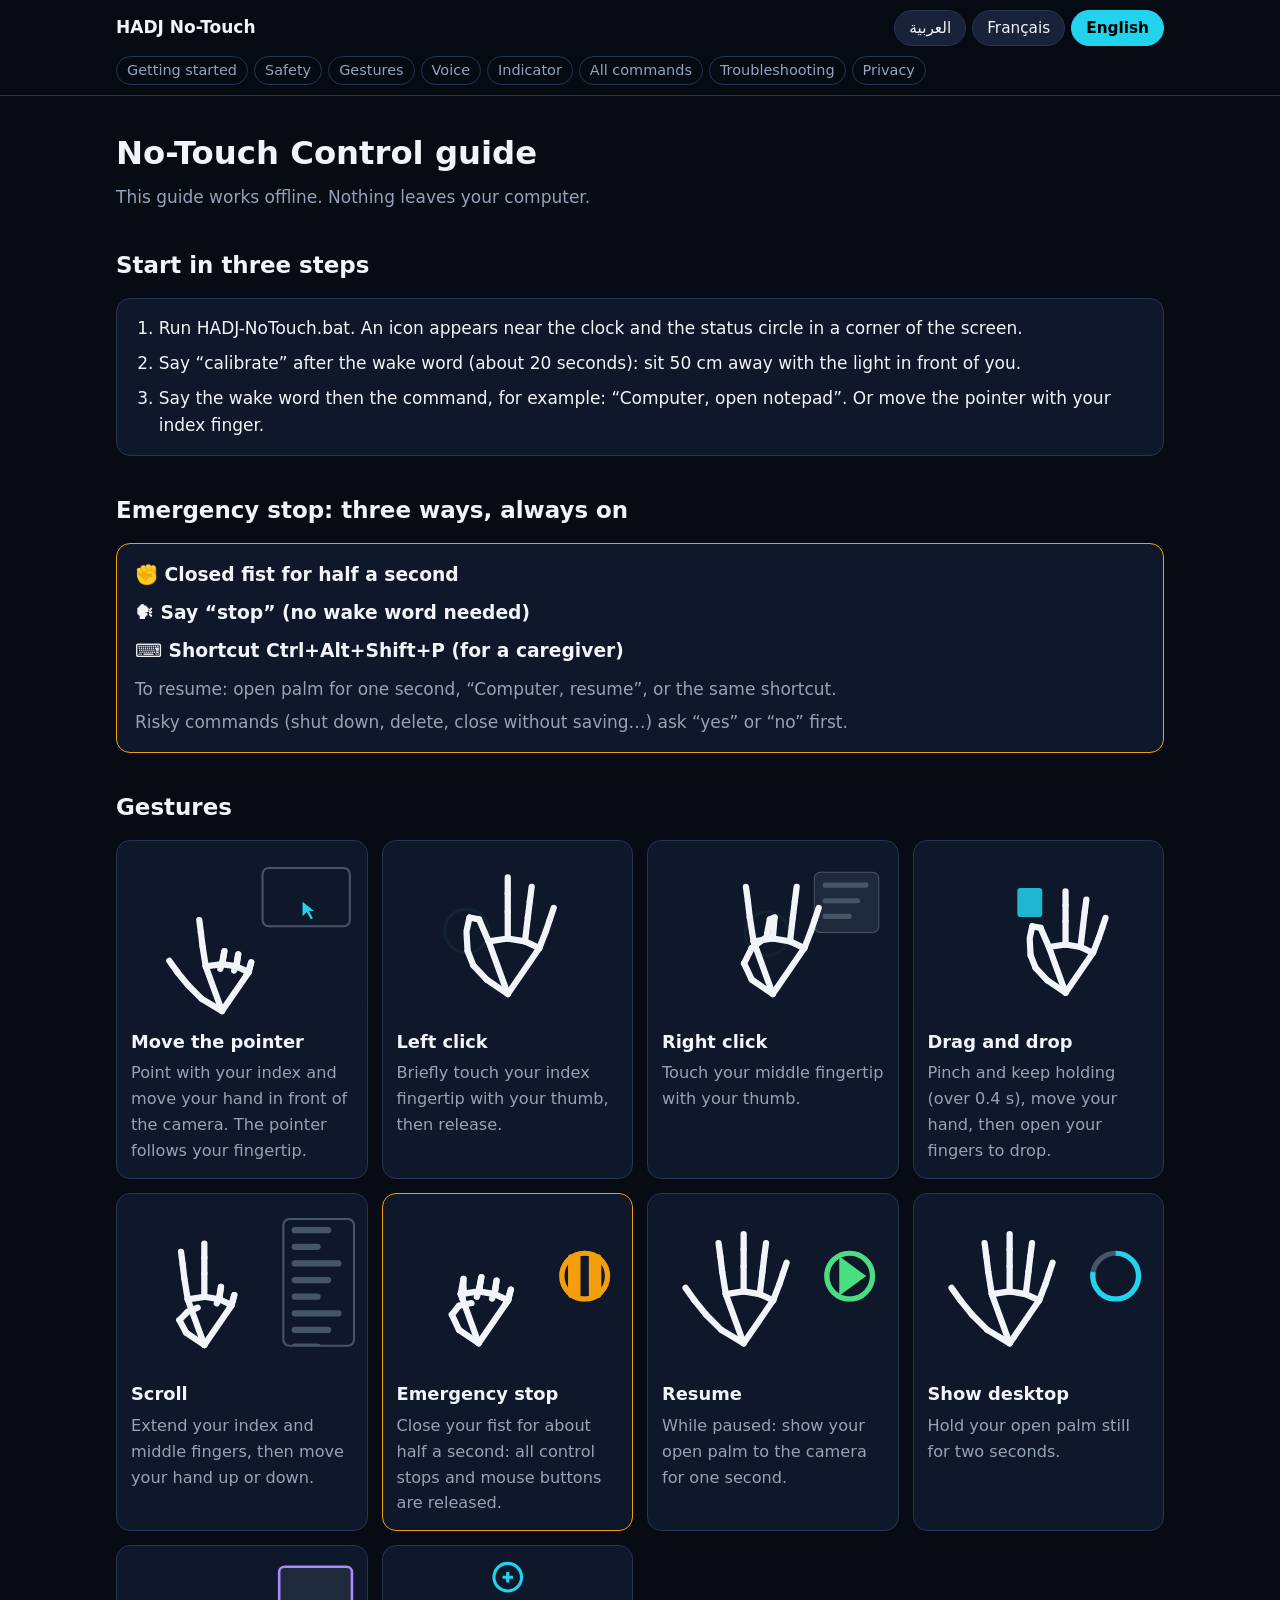
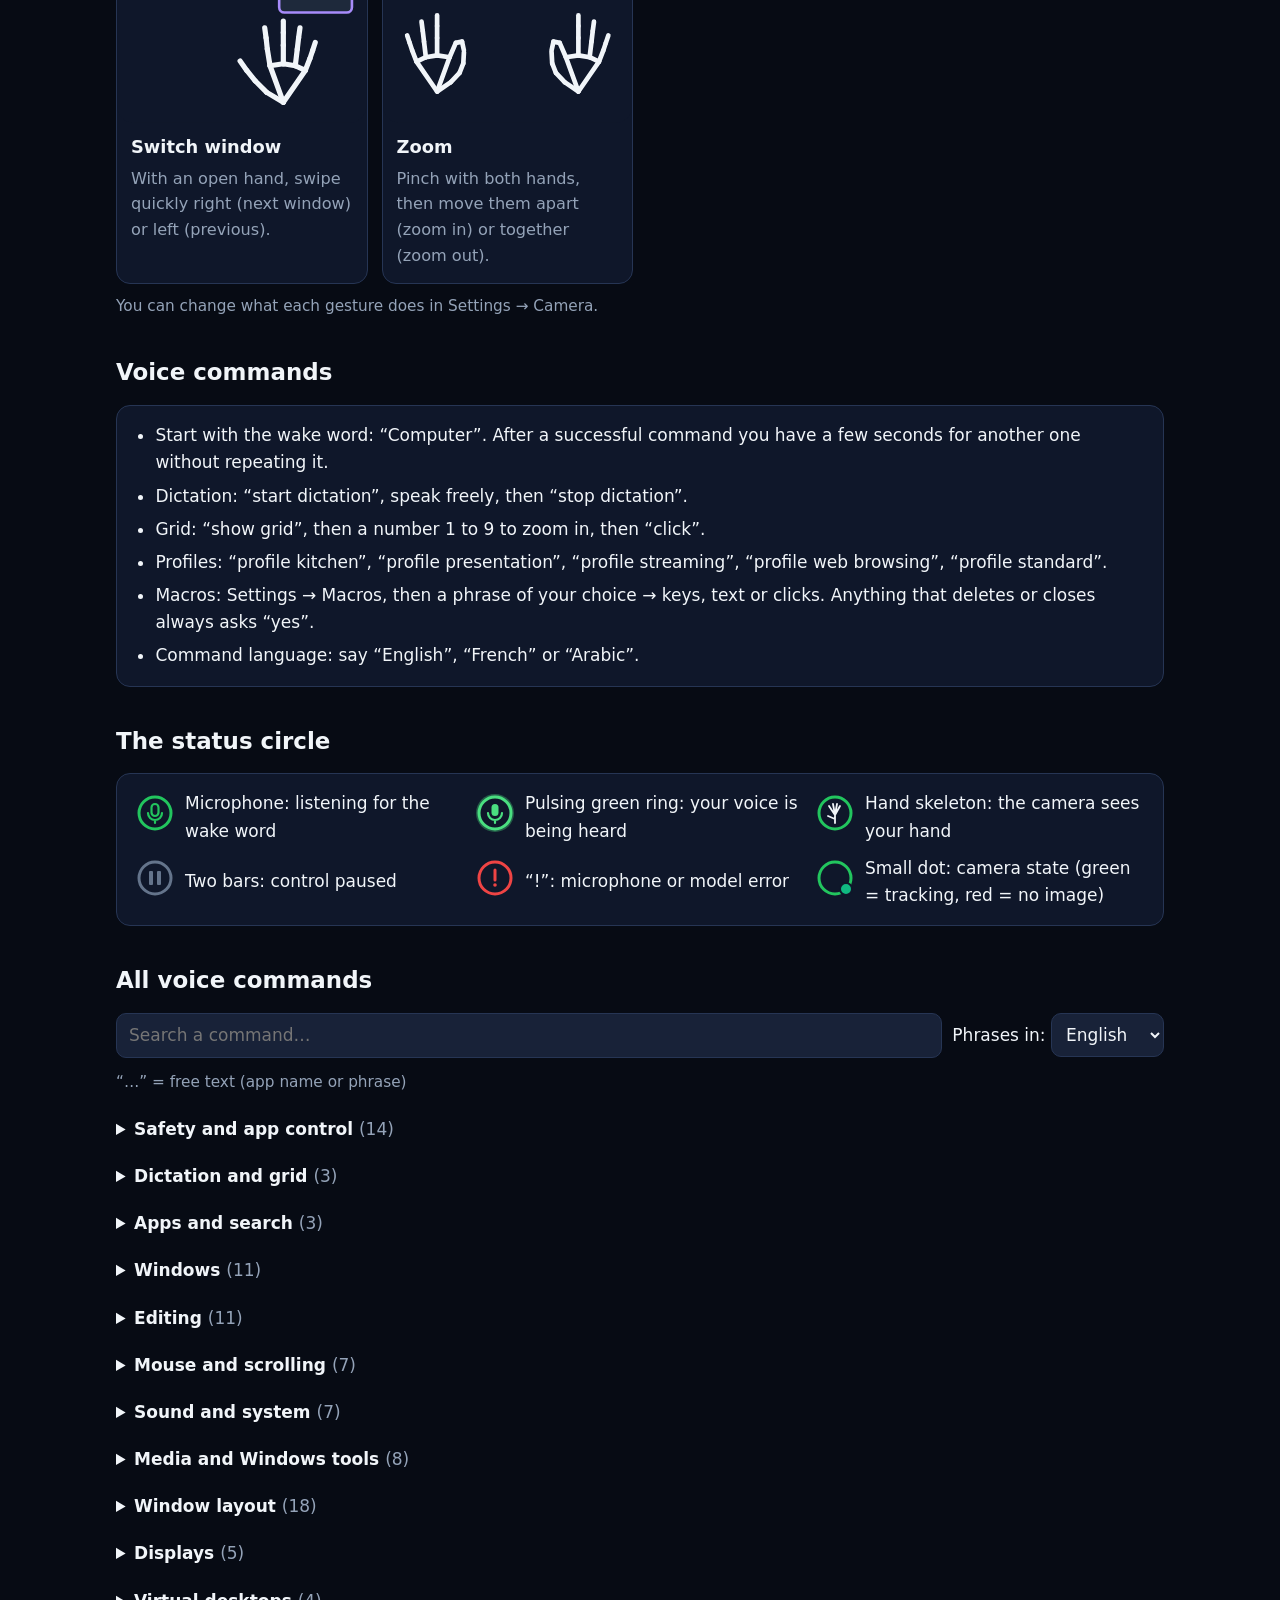
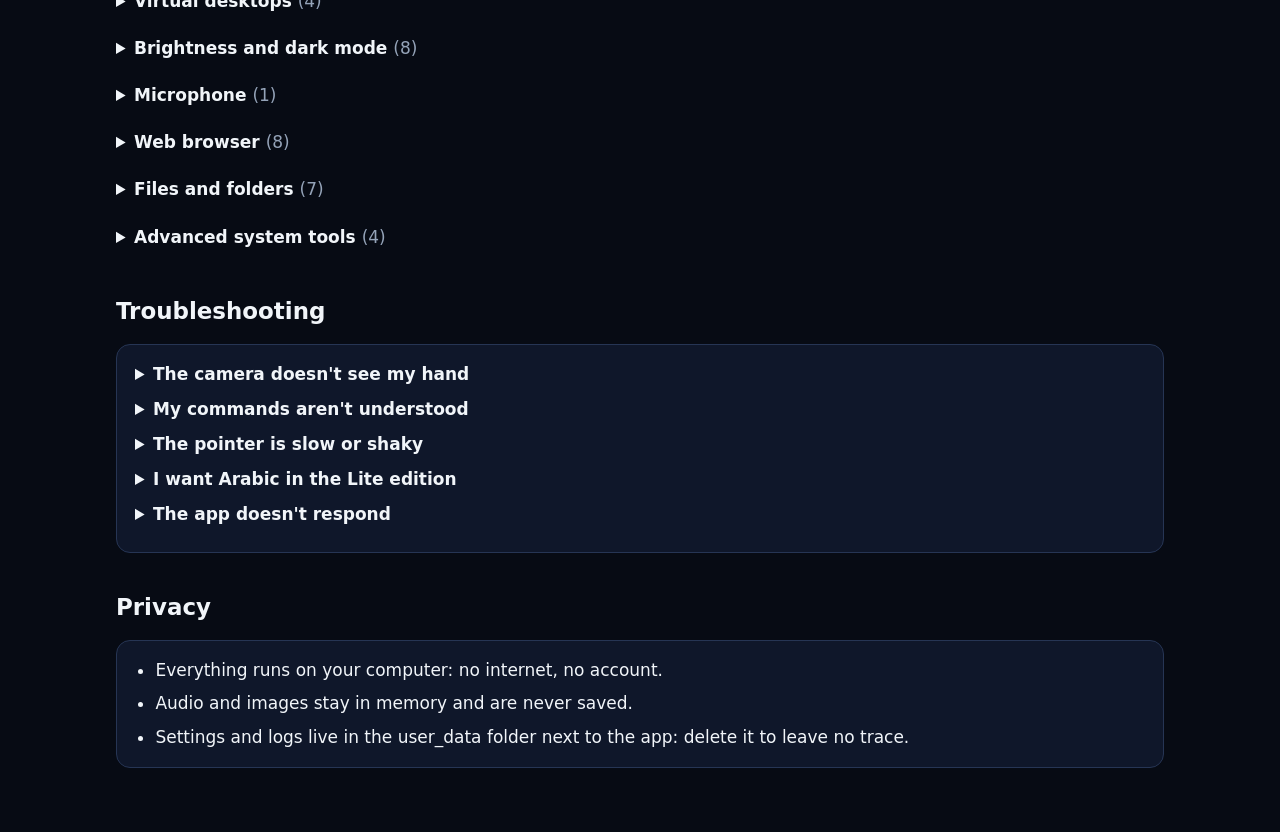
<file: src/help/index.html>
<!doctype html>
<html lang="fr" dir="ltr">
<head>
<meta charset="utf-8">
<meta name="viewport" content="width=device-width, initial-scale=1">
<meta http-equiv="Content-Security-Policy" content="default-src 'none'; script-src 'self' 'unsafe-inline' file:; style-src 'unsafe-inline'; img-src 'self' data: file:">
<title>HADJ No-Touch — Aide / Help / مساعدة</title>
<!-- صفحة محلية بالكامل: لا خطوط ولا سكربتات من الإنترنت (سياسة CSP أعلاه تمنع أي اتصال). -->
<style>
  :root {
    --bg: #070b14; --surface: #0f172a; --surface-2: #182238; --line: #263554;
    --text: #f1f5f9; --dim: #94a3b8; --accent: #22d3ee; --ok: #4ade80; --warn: #f59e0b; --err: #f43f5e;
    --radius: 14px;
  }
  @media (prefers-contrast: more) {
    :root { --bg: #000; --surface: #000; --surface-2: #0a0a0a; --line: #fff; --dim: #fff; --accent: #ffd400; }
  }
  * { box-sizing: border-box; }
  html { font-size: 17px; scroll-behavior: smooth; }
  @media (prefers-reduced-motion: reduce) { html { scroll-behavior: auto; } }
  body {
    margin: 0; background: var(--bg); color: var(--text); line-height: 1.6;
    font-family: "Segoe UI", "Dubai", "Noto Sans Arabic", Tahoma, system-ui, sans-serif;
  }
  a { color: var(--accent); }
  :focus-visible { outline: 3px solid var(--accent); outline-offset: 2px; }
  header {
    position: sticky; top: 0; z-index: 2; background: color-mix(in srgb, var(--bg) 92%, transparent);
    backdrop-filter: blur(6px); border-bottom: 1px solid var(--line);
  }
  .bar { max-width: 1080px; margin: 0 auto; padding: 10px 16px; display: flex; gap: 12px; align-items: center; flex-wrap: wrap; }
  .brand { font-weight: 700; margin-inline-end: auto; }
  .langs { display: flex; gap: 6px; }
  .langs button {
    font: inherit; font-size: .9rem; color: var(--text); background: var(--surface-2); border: 1px solid var(--line);
    border-radius: 999px; padding: 4px 14px; cursor: pointer; min-height: 36px;
  }
  .langs button[aria-pressed="true"] { background: var(--accent); color: #000; border-color: var(--accent); font-weight: 700; }
  nav { max-width: 1080px; margin: 0 auto; padding: 0 16px 10px; display: flex; gap: 6px; flex-wrap: wrap; }
  nav a { font-size: .85rem; text-decoration: none; color: var(--dim); padding: 2px 10px; border-radius: 999px; border: 1px solid var(--line); }
  nav a:hover { color: var(--text); }
  main { max-width: 1080px; margin: 0 auto; padding: 8px 16px 64px; }
  h1 { font-size: 1.9rem; margin: 24px 0 4px; }
  .lead { color: var(--dim); margin: 0 0 8px; }
  section { margin-top: 36px; scroll-margin-top: 110px; }
  h2 { font-size: 1.35rem; margin: 0 0 14px; }
  .card { background: var(--surface); border: 1px solid var(--line); border-radius: var(--radius); padding: 16px 18px; }
  ol.steps { margin: 0; padding-inline-start: 1.4em; display: grid; gap: 8px; }
  .safety { border-color: var(--warn); }
  .safety ul { list-style: none; margin: 0 0 10px; padding: 0; display: grid; gap: 8px; font-size: 1.1rem; font-weight: 600; }
  .safety p { margin: 6px 0 0; color: var(--dim); }
  .grid { display: grid; gap: 14px; grid-template-columns: repeat(auto-fill, minmax(230px, 1fr)); }
  .gesture { padding: 0; overflow: hidden; }
  .gesture svg { display: block; width: 100%; height: auto; }
  .gesture .txt { padding: 10px 14px 14px; }
  .gesture h3 { margin: 0 0 4px; font-size: 1.05rem; }
  .gesture p { margin: 0; color: var(--dim); font-size: .95rem; }
  .gesture.pause { border-color: var(--warn); }
  .note { color: var(--dim); font-size: .9rem; margin-top: 10px; }
  ul.plain { margin: 0; padding-inline-start: 1.2em; display: grid; gap: 6px; }
  .legend { display: grid; gap: 10px; grid-template-columns: repeat(auto-fill, minmax(280px, 1fr)); }
  .legend div { display: flex; gap: 10px; align-items: center; }
  .legend svg { flex: none; }
  .tools { display: flex; gap: 10px; flex-wrap: wrap; align-items: center; margin-bottom: 12px; }
  .tools input {
    flex: 1 1 260px; font: inherit; color: var(--text); background: var(--surface-2);
    border: 1px solid var(--line); border-radius: 10px; padding: 8px 12px; min-height: 44px;
  }
  .tools select { font: inherit; color: var(--text); background: var(--surface-2); border: 1px solid var(--line); border-radius: 10px; padding: 6px 10px; min-height: 44px; }
  details.sec { margin-bottom: 8px; }
  details.sec > summary { cursor: pointer; font-weight: 700; padding: 6px 0; }
  details.sec .count { color: var(--dim); font-weight: 400; }
  table { width: 100%; border-collapse: collapse; font-size: .95rem; }
  td { padding: 6px 8px; border-top: 1px solid var(--line); vertical-align: top; }
  td.ph span { display: inline-block; background: var(--surface-2); border-radius: 8px; padding: 1px 8px; margin: 2px; }
  .tag { font-size: .75rem; border-radius: 999px; padding: 1px 8px; white-space: nowrap; }
  .tag.d { color: var(--warn); border: 1px solid var(--warn); }
  .tag.a { color: var(--ok); border: 1px solid var(--ok); }
  details.faq { margin-bottom: 8px; }
  details.faq summary { cursor: pointer; font-weight: 600; }
  details.faq p { margin: 6px 0 0; color: var(--dim); }
  .empty { color: var(--dim); padding: 12px 0; }
  .motion-note { display: none; color: var(--dim); font-size: .85rem; }
  @media (prefers-reduced-motion: reduce) { .motion-note { display: block; } }
  @media print { header { position: static; } .tools, nav, .langs { display: none; } }
</style>
</head>
<body>
<header>
  <div class="bar">
    <span class="brand">HADJ No-Touch</span>
    <div class="langs" role="group" aria-label="Langue / Language / اللغة">
      <button type="button" data-lang="ar" lang="ar">العربية</button>
      <button type="button" data-lang="fr" lang="fr">Français</button>
      <button type="button" data-lang="en" lang="en">English</button>
    </div>
  </div>
  <nav id="nav"></nav>
</header>
<main id="main">
  <h1 data-t="title"></h1>
  <p class="lead" data-t="subtitle"></p>

  <section id="start">
    <h2 data-t="start_h"></h2>
    <div class="card"><ol class="steps"><li data-t="start_1"></li><li data-t="start_2"></li><li data-t="start_3"></li></ol></div>
  </section>

  <section id="safety">
    <h2 data-t="safety_h"></h2>
    <div class="card safety">
      <ul><li data-t="safety_fist"></li><li data-t="safety_voice"></li><li data-t="safety_key"></li></ul>
      <p data-t="safety_resume"></p>
      <p data-t="safety_confirm"></p>
    </div>
  </section>

  <section id="gestures">
    <h2 data-t="gestures_h"></h2>
    <p class="motion-note" data-t="motion_off"></p>
    <div class="grid" id="gesture-grid"></div>
    <p class="note" data-t="gestures_tip"></p>
  </section>

  <section id="voice">
    <h2 data-t="voice_h"></h2>
    <div class="card"><ul class="plain">
      <li data-t="voice_wake"></li><li data-t="voice_dictation"></li><li data-t="voice_grid"></li><li data-t="voice_profile"></li><li data-t="voice_macro"></li><li data-t="voice_lang"></li>
    </ul></div>
  </section>

  <section id="indicator">
    <h2 data-t="ind_h"></h2>
    <div class="card legend" id="legend"></div>
  </section>

  <section id="commands">
    <h2 data-t="cmd_h"></h2>
    <div class="tools">
      <input id="q" type="search" autocomplete="off">
      <label><span data-t="cmd_other_lang"></span>
        <select id="phrase-lang"><option value="ar">العربية</option><option value="fr">Français</option><option value="en">English</option></select>
      </label>
    </div>
    <p class="note" data-t="cmd_slot"></p>
    <div id="cmd-list"></div>
  </section>

  <section id="trouble">
    <h2 data-t="tr_h"></h2>
    <div class="card" id="faq"></div>
  </section>

  <section id="privacy">
    <h2 data-t="priv_h"></h2>
    <div class="card"><ul class="plain"><li data-t="priv_1"></li><li data-t="priv_2"></li><li data-t="priv_3"></li></ul></div>
  </section>
</main>

<script src="data.js"></script>
<script>
(function () {
  "use strict";
  var H = window.HELP;
  var NAV = ["start", "safety", "gestures", "voice", "indicator", "commands", "trouble", "privacy"];
  var NAV_KEYS = ["nav_start", "nav_safety", "nav_gestures", "nav_voice", "nav_indicator", "nav_commands", "nav_trouble", "nav_privacy"];
  var FAQ = ["cam", "mic", "slow", "lang", "stuck"];
  var state = { lang: "fr", phraseLang: null, q: "" };
  var reduceMotion = window.matchMedia && window.matchMedia("(prefers-reduced-motion: reduce)").matches;

  function store(k, v) { try { localStorage.setItem(k, v); } catch (e) { /* stockage indisponible */ } }
  function load(k) { try { return localStorage.getItem(k); } catch (e) { return null; } }

  function t(key) {
    var e = H.ui[key];
    var s = (e && (e[state.lang] || e.fr)) || key;
    return s.replace("{wake}", H.ui.wake[state.lang]);
  }
  function el(tag, attrs, text) {
    var n = document.createElement(tag);
    for (var k in attrs || {}) n.setAttribute(k, attrs[k]);
    if (text != null) n.textContent = text;
    return n;
  }
  // تبسيط للبحث: حروف صغيرة، بلا تشكيل ولا همزات (نفس مبدأ محلل الأوامر)
  function norm(s) {
    return s.toLowerCase().normalize("NFD").replace(/[̀-ًͯ-ٰٟ]/g, "")
      .replace(/[أإآ]/g, "ا").replace(/ة/g, "ه").replace(/ى/g, "ي");
  }
  function phraseText(p) { return p.replace(/\{[a-z_]+\}/g, "…"); }

  function renderStatic() {
    document.documentElement.lang = state.lang;
    document.documentElement.dir = state.lang === "ar" ? "rtl" : "ltr";
    document.querySelectorAll("[data-t]").forEach(function (n) { n.textContent = t(n.getAttribute("data-t")); });
    document.querySelectorAll(".langs button").forEach(function (b) {
      b.setAttribute("aria-pressed", String(b.getAttribute("data-lang") === state.lang));
    });
    var nav = document.getElementById("nav");
    nav.textContent = "";
    NAV.forEach(function (id, i) { nav.appendChild(el("a", { href: "#" + id }, t(NAV_KEYS[i]))); });
    document.getElementById("q").placeholder = t("cmd_search");
    document.getElementById("q").setAttribute("aria-label", t("cmd_search"));
    document.getElementById("phrase-lang").value = state.phraseLang;
  }

  function renderGestures() {
    var grid = document.getElementById("gesture-grid");
    grid.textContent = "";
    H.gestures.forEach(function (g) {
      var card = el("article", { "class": "card gesture" + (g.id === "pause" ? " pause" : "") });
      var holder = el("div", { "aria-hidden": "true" });
      holder.innerHTML = g.svg;   // SVG مولّد محلياً من generate.py (لا محتوى خارجي)
      var svg = holder.querySelector("svg");
      if (reduceMotion && svg && svg.pauseAnimations) { svg.setCurrentTime(1.1); svg.pauseAnimations(); }
      var txt = el("div", { "class": "txt" });
      txt.appendChild(el("h3", null, g.title[state.lang]));
      txt.appendChild(el("p", null, g.how[state.lang]));
      card.appendChild(holder);
      card.appendChild(txt);
      grid.appendChild(card);
    });
  }

  // رموز دائرة الحالة كما ترسمها الواجهة (ui/status_orb.py)
  var ORB = {
    ind_ready: '<circle cx="20" cy="20" r="16" fill="#0f172a" stroke="#22c55e" stroke-width="3"/><rect x="16.5" y="11" width="7" height="12" rx="3.5" fill="none" stroke="#22c55e" stroke-width="2.2"/><path d="M13 20a7 7 0 0 0 14 0M20 27v3" fill="none" stroke="#22c55e" stroke-width="2.2" stroke-linecap="round"/>',
    ind_voice: '<circle cx="20" cy="20" r="19" fill="#4ade80" opacity=".35"/><circle cx="20" cy="20" r="16" fill="#0f172a" stroke="#4ade80" stroke-width="3"/><rect x="16.5" y="11" width="7" height="12" rx="3.5" fill="#4ade80"/><path d="M13 20a7 7 0 0 0 14 0M20 27v3" fill="none" stroke="#4ade80" stroke-width="2.2" stroke-linecap="round"/>',
    ind_hand: '<circle cx="20" cy="20" r="16" fill="#0f172a" stroke="#22c55e" stroke-width="3"/><path d="M20 30v-8M20 22l-6-9M20 22l-2-11M20 22l2-11M20 22l5-9M20 26l-7-3" fill="none" stroke="#f1f5f9" stroke-width="1.8" stroke-linecap="round"/>',
    ind_pause: '<circle cx="20" cy="20" r="16" fill="#0f172a" stroke="#64748b" stroke-width="3"/><rect x="14" y="13" width="4" height="14" rx="1" fill="#64748b"/><rect x="22" y="13" width="4" height="14" rx="1" fill="#64748b"/>',
    ind_error: '<circle cx="20" cy="20" r="16" fill="#0f172a" stroke="#ef4444" stroke-width="3"/><path d="M20 12v10" stroke="#ef4444" stroke-width="3" stroke-linecap="round"/><circle cx="20" cy="27" r="1.8" fill="#ef4444"/>',
    ind_badge: '<circle cx="20" cy="20" r="16" fill="#0f172a" stroke="#22c55e" stroke-width="3"/><circle cx="31" cy="31" r="6" fill="#10b981" stroke="#0f172a" stroke-width="2"/>'
  };
  function renderLegend() {
    var box = document.getElementById("legend");
    box.textContent = "";
    Object.keys(ORB).forEach(function (k) {
      var row = el("div");
      var holder = el("span", { "aria-hidden": "true" });
      holder.innerHTML = '<svg width="40" height="40" viewBox="0 0 40 40">' + ORB[k] + "</svg>";
      row.appendChild(holder);
      row.appendChild(el("span", null, t(k)));
      box.appendChild(row);
    });
  }

  function renderCommands() {
    var list = document.getElementById("cmd-list");
    list.textContent = "";
    var q = norm(state.q.trim());
    var pl = state.phraseLang;
    var total = 0;
    H.sections.forEach(function (sec) {
      var rows = sec.commands.filter(function (c) {
        if (!q) return true;
        var hay = H.langs.map(function (l) { return c.phrases[l].join(" | "); }).join(" | ") + " " + sec.title[state.lang] + " " + c.id;
        return norm(hay).indexOf(q) !== -1;
      });
      if (!rows.length) return;
      total += rows.length;
      var d = el("details", { "class": "sec" });
      if (q) d.open = true;
      var sum = el("summary", null, sec.title[state.lang] + " ");
      sum.appendChild(el("span", { "class": "count" }, "(" + rows.length + ")"));
      d.appendChild(sum);
      var table = el("table");
      rows.forEach(function (c) {
        var tr = el("tr");
        var ph = el("td", { "class": "ph", lang: pl, dir: pl === "ar" ? "rtl" : "ltr" });
        (c.phrases[pl].length ? c.phrases[pl] : c.phrases.en).forEach(function (p) { ph.appendChild(el("span", null, phraseText(p))); });
        var tags = el("td");
        if (c.dangerous) tags.appendChild(el("span", { "class": "tag d" }, t("cmd_danger")));
        if (c.always) tags.appendChild(el("span", { "class": "tag a" }, t("cmd_always")));
        tr.appendChild(ph);
        tr.appendChild(tags);
        table.appendChild(tr);
      });
      d.appendChild(table);
      list.appendChild(d);
    });
    if (!total) list.appendChild(el("p", { "class": "empty" }, t("cmd_none")));
  }

  function renderFaq() {
    var box = document.getElementById("faq");
    box.textContent = "";
    FAQ.forEach(function (k) {
      var d = el("details", { "class": "faq" });
      d.appendChild(el("summary", null, t("tr_" + k + "_q")));
      d.appendChild(el("p", null, t("tr_" + k + "_a")));
      box.appendChild(d);
    });
  }

  function render() { renderStatic(); renderGestures(); renderLegend(); renderCommands(); renderFaq(); }

  function setLang(lang, remember) {
    if (H.langs.indexOf(lang) === -1) return;
    var follow = !state.phraseLang || state.phraseLang === state.lang;
    state.lang = lang;
    if (follow) state.phraseLang = lang;
    if (remember) store("help-lang", lang);
    render();
  }

  // اللغة: من الرابط (#ar) ثم آخر اختيار ثم لغة المتصفح
  var fromHash = (location.hash || "").slice(1);
  var initial = H.langs.indexOf(fromHash) !== -1 ? fromHash
    : (load("help-lang") || (navigator.language || "fr").slice(0, 2));
  if (H.langs.indexOf(initial) === -1) initial = "fr";
  if (H.langs.indexOf(fromHash) !== -1) history.replaceState(null, "", location.pathname);
  setLang(initial, false);

  document.querySelectorAll(".langs button").forEach(function (b) {
    b.addEventListener("click", function () { setLang(b.getAttribute("data-lang"), true); });
  });
  document.getElementById("q").addEventListener("input", function (e) { state.q = e.target.value; renderCommands(); });
  document.getElementById("phrase-lang").addEventListener("change", function (e) { state.phraseLang = e.target.value; renderCommands(); });
})();
</script>
</body>
</html>
</file>
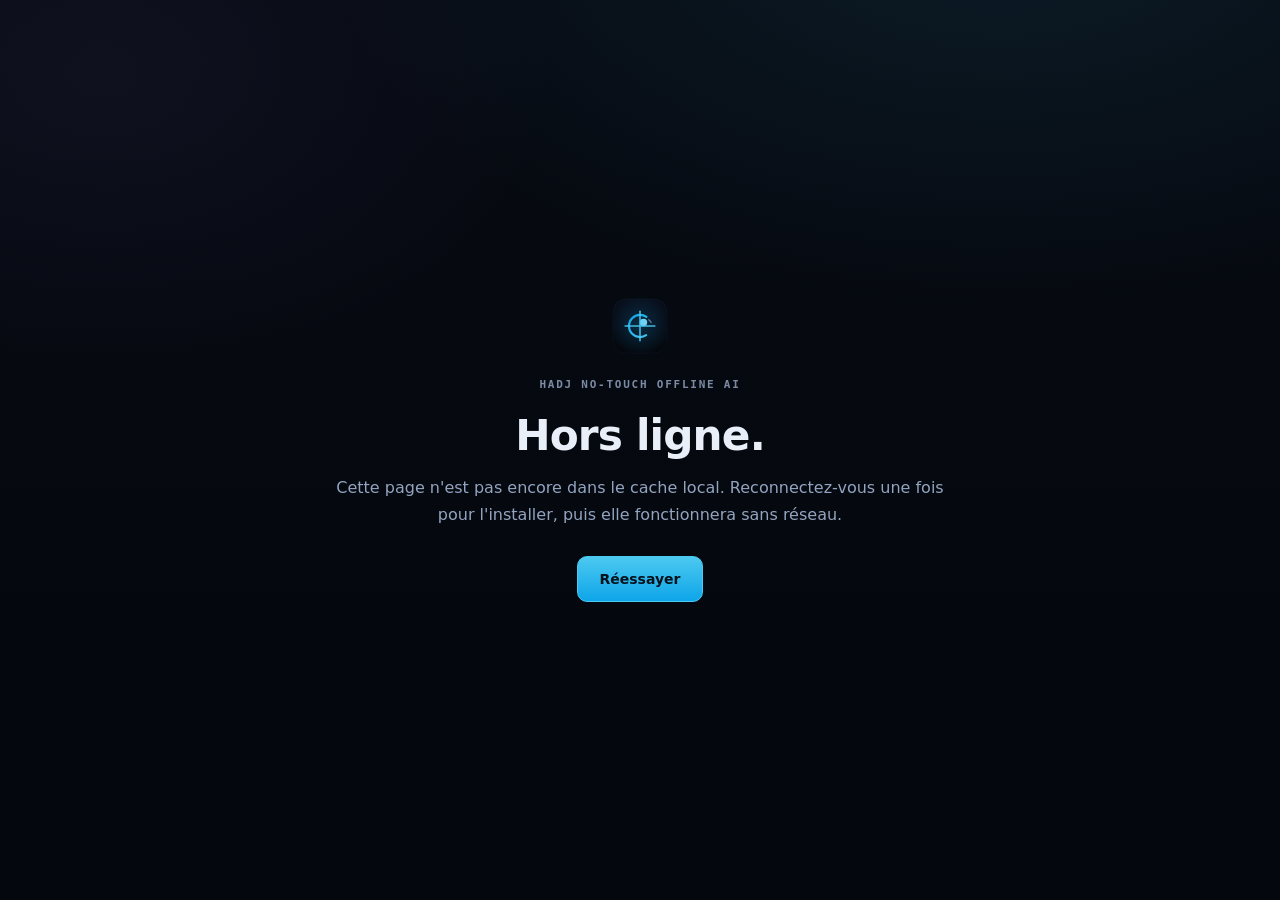
<file: web/offline.html>
<!DOCTYPE html>
<html lang="fr" dir="ltr">
<head>
<meta charset="utf-8">
<meta name="viewport" content="width=device-width, initial-scale=1, viewport-fit=cover">
<title>HADJ — hors ligne</title>
<meta name="theme-color" content="#060A12">
<link rel="icon" href="icons/favicon-64.png" sizes="64x64" type="image/png">
<link rel="stylesheet" href="styles.css">
</head>
<body>
<main class="sec" style="min-height:100svh;display:grid;place-items:center">
  <div class="shell shell--narrow" style="text-align:center">
    <img src="icons/icon.svg" alt="" width="56" height="56" style="margin:0 auto 22px">
    <p class="eyebrow" style="justify-content:center">HADJ NO-TOUCH OFFLINE AI</p>
    <h1 class="sec__title" style="max-width:none;margin-inline:auto">Hors ligne.</h1>
    <p class="sec__lead" style="margin-inline:auto">Cette page n'est pas encore dans le cache local. Reconnectez-vous une fois pour l'installer, puis elle fonctionnera sans réseau.</p>
    <div style="margin-top:28px"><button type="button" class="btn btn--p" onclick="location.reload()">Réessayer</button></div>
  </div>
</main>
</body>
</html>
</file>
<file: web/styles.css>
/* ==========================================================================
   HADJ NO-TOUCH OFFLINE AI — instrument-grade HUD design system
   Tokens mirror ui/theme.py so the web page and the desktop app are one brand.
   ========================================================================== */

:root {
  --canvas: #060A12;
  --canvas-deep: #04070D;
  --surface: #0C1322;
  --raised: #111A2C;
  --sunk: #080D18;
  --border: #1B2740;
  --border-strong: #26344F;
  --faint: #141D30;
  --text: #E9EFF9;
  --muted: #93A4C0;
  --dim: #7B8BA5;
  --accent: #4CC9F0;
  --accent-deep: #0EA5E9;
  --accent-soft: #0B2C40;
  --violet: #A78BFA;
  --ok: #34D399;
  --warn: #FBBF24;
  --bad: #F87171;

  --r-sm: 6px;
  --r-md: 10px;
  --r-lg: 14px;
  --pad: 22px;
  --maxw: 1240px;
  --sans: "Inter", "IBM Plex Sans Arabic", system-ui, -apple-system, "Segoe UI", sans-serif;
  --display: "Sora", "IBM Plex Sans Arabic", "Inter", system-ui, sans-serif;
  --mono: "JetBrains Mono", ui-monospace, "Cascadia Code", Consolas, monospace;
  --ease: cubic-bezier(.22, .68, .28, 1);
}

html[data-theme="light"] {
  --canvas: #F8FAFC;
  --canvas-deep: #F1F5F9;
  --surface: #FFFFFF;
  --raised: #F8FAFC;
  --sunk: #F1F5F9;
  --border: #CBD5E1;
  --border-strong: #94A3B8;
  --faint: #E2E8F0;
  --text: #0F172A;
  --muted: #334155;
  --dim: #64748B;
  --accent: #0284C7;
  --accent-deep: #0369A1;
  --accent-soft: #E0F2FE;
  --violet: #7C3AED;
  --ok: #059669;
  --warn: #D97706;
  --bad: #DC2626;
}

html[data-theme="high-contrast"], html.high-contrast {
  --canvas: #000000;
  --canvas-deep: #000000;
  --surface: #000000;
  --raised: #000000;
  --sunk: #000000;
  --border: #FFFFFF;
  --border-strong: #FFFF00;
  --faint: #111111;
  --text: #FFFFFF;
  --muted: #FFFF00;
  --dim: #00FFFF;
  --accent: #00FFFF;
  --accent-deep: #00FFFF;
  --accent-soft: #001122;
  --violet: #FF00FF;
  --ok: #00FF00;
  --warn: #FFFF00;
  --bad: #FF0000;
}

* { box-sizing: border-box; }

[hidden] { display: none !important; }

html {
  scroll-behavior: smooth;
  scroll-padding-top: 84px;
  -webkit-text-size-adjust: 100%;
}

body {
  margin: 0;
  background:
    radial-gradient(1100px 620px at 78% -8%, rgba(76, 201, 240, .09), transparent 62%),
    radial-gradient(760px 520px at 8% 8%, rgba(167, 139, 250, .06), transparent 60%),
    linear-gradient(180deg, var(--canvas) 0%, var(--canvas-deep) 100%);
  background-attachment: fixed;
  color: var(--text);
  font-family: var(--sans);
  font-size: 16px;
  line-height: 1.65;
  -webkit-font-smoothing: antialiased;
  overflow-x: hidden;
}

:lang(ar) { font-family: "IBM Plex Sans Arabic", var(--sans); letter-spacing: 0; }
:lang(ar) h1, :lang(ar) h2, :lang(ar) h3 { letter-spacing: 0; }
html[lang="ar"] * { letter-spacing: 0; }

.sr {
  position: absolute; width: 1px; height: 1px; margin: -1px; padding: 0;
  overflow: hidden; clip-path: inset(50%); white-space: nowrap; border: 0;
}

h1, h2, h3, h4 { font-family: var(--display); font-weight: 600; letter-spacing: -.02em; line-height: 1.12; margin: 0; }
p { margin: 0; }
a { color: inherit; text-decoration: none; }
img, svg { display: block; max-width: 100%; }
button { font: inherit; color: inherit; }

:focus-visible {
  outline: 2px solid var(--accent);
  outline-offset: 3px;
  border-radius: 4px;
}

.skip {
  position: fixed; inset-block-start: -100px; inset-inline-start: 16px; z-index: 200;
  background: var(--accent); color: #04121C; font-weight: 700;
  padding: 10px 16px; border-radius: 0 0 var(--r-md) var(--r-md);
  transition: inset-block-start .2s var(--ease);
}
.skip:focus { inset-block-start: 0; }

.shell { width: 100%; max-width: var(--maxw); margin-inline: auto; padding-inline: var(--pad); }
.shell--narrow { max-width: 820px; }

.micro, .eyebrow {
  font-family: var(--mono);
  font-size: 11px;
  font-weight: 700;
  letter-spacing: .16em;
  text-transform: uppercase;
  color: var(--dim);
}
.eyebrow { display: flex; align-items: center; gap: 9px; margin-block-end: 18px; }
:lang(ar) .micro, :lang(ar) .eyebrow { letter-spacing: .04em; }

.dot { width: 7px; height: 7px; border-radius: 50%; flex: none; }
.dot--ok { background: var(--ok); box-shadow: 0 0 0 3px rgba(52, 211, 153, .14); animation: breathe 2.6s var(--ease) infinite; }
.dot--bad { background: var(--bad); box-shadow: 0 0 0 3px rgba(248, 113, 113, .14); }
@keyframes breathe { 50% { opacity: .35; } }

/* ------------------------------- buttons ------------------------------- */
.btn {
  display: inline-flex; align-items: center; justify-content: center; gap: 8px;
  min-height: 46px; padding: 0 22px;
  background: var(--raised); border: 1px solid var(--border-strong); border-radius: var(--r-md);
  font-size: 14px; font-weight: 600; cursor: pointer; white-space: nowrap;
  transition: background .18s var(--ease), border-color .18s var(--ease), transform .18s var(--ease);
}
.btn:hover { background: #16223A; border-color: rgba(76, 201, 240, .45); }
.btn:active { transform: translateY(1px); }
.btn--p {
  background: linear-gradient(180deg, var(--accent), var(--accent-deep));
  border-color: var(--accent); color: #04121C; font-weight: 700;
}
.btn--p:hover { background: #6FD6F7; border-color: #6FD6F7; }
.btn--ghost { background: transparent; color: var(--muted); }
.btn--sm { min-height: 38px; padding: 0 14px; font-size: 13px; }

/* --------------------------------- nav ---------------------------------- */
.nav {
  position: fixed; inset-block-start: 0; inset-inline: 0; z-index: 90;
  padding-block-start: env(safe-area-inset-top);
  border-block-end: 1px solid transparent;
  transition: background .3s var(--ease), border-color .3s var(--ease), backdrop-filter .3s var(--ease);
}
.nav.is-stuck {
  background: rgba(6, 10, 18, .82);
  backdrop-filter: blur(14px) saturate(140%);
  border-block-end-color: var(--border);
}
.nav__inner { display: flex; align-items: center; gap: 22px; height: 68px; }
.brand { display: flex; align-items: center; gap: 10px; flex: none; }
.brand img { border-radius: 7px; }
.brand__txt { display: flex; flex-direction: column; line-height: 1.15; }
.brand__txt b { font-family: var(--display); font-size: 15px; letter-spacing: .04em; }
.brand__txt i { font-family: var(--mono); font-style: normal; font-size: 9px; letter-spacing: .16em; color: var(--dim); }

.nav__links { display: flex; gap: 4px; margin-inline-start: auto; }
.nav__links a {
  position: relative; padding: 8px 11px; border-radius: var(--r-sm);
  font-size: 13.5px; color: var(--muted); transition: color .18s var(--ease);
}
.nav__links a::after {
  content: ""; position: absolute; inset-block-end: 2px; inset-inline: 11px; height: 1px;
  background: var(--accent); transform: scaleX(0); transform-origin: left; transition: transform .22s var(--ease);
}
[dir="rtl"] .nav__links a::after { transform-origin: right; }
.nav__links a:hover { color: var(--text); }
.nav__links a.is-on { color: var(--accent); }
.nav__links a.is-on::after { transform: scaleX(1); }

.nav__end { display: flex; align-items: center; gap: 10px; margin-inline-start: auto; }
.nav__links + .nav__end { margin-inline-start: 0; }

.lang { display: flex; padding: 3px; gap: 2px; background: var(--sunk); border: 1px solid var(--border); border-radius: 999px; }
.lang button {
  min-width: 36px; min-height: 30px; border: 0; border-radius: 999px; background: transparent;
  font-family: var(--mono); font-size: 11px; font-weight: 700; color: var(--dim); cursor: pointer;
  transition: background .18s var(--ease), color .18s var(--ease);
}
.lang button:hover { color: var(--text); }
.lang button[aria-pressed="true"] { background: var(--accent-soft); color: var(--accent); }

.nav__progress { height: 1px; background: var(--faint); }
.nav__progress i { display: block; height: 100%; width: 0; background: linear-gradient(90deg, var(--accent-deep), var(--accent)); }

.burger { display: none; width: 42px; height: 38px; border: 1px solid var(--border-strong); border-radius: var(--r-md); background: var(--raised); cursor: pointer; }
.burger span { display: block; width: 16px; height: 1.5px; margin: 3.5px auto; background: var(--text); transition: transform .24s var(--ease), opacity .24s var(--ease); }
.burger[aria-expanded="true"] span:first-child { transform: translateY(2.5px) rotate(45deg); }
.burger[aria-expanded="true"] span:last-child { transform: translateY(-2.5px) rotate(-45deg); }

.sheet {
  position: fixed; inset: 0; z-index: 89;
  background: rgba(4, 7, 13, .96); backdrop-filter: blur(18px);
  padding: 96px var(--pad) var(--pad);
}
.sheet__panel { display: flex; flex-direction: column; gap: 2px; }
.sheet__panel a {
  padding: 16px 4px; border-block-end: 1px solid var(--faint);
  font-family: var(--display); font-size: 22px; color: var(--text);
}
.sheet__panel a:hover { color: var(--accent); }

/* --------------------------------- hero --------------------------------- */
.hero { position: relative; padding-block: 84px 0; overflow: hidden; }
.hero__grid {
  position: absolute; inset: -10% -10% 0;
  background-image:
    linear-gradient(rgba(76, 201, 240, .055) 1px, transparent 1px),
    linear-gradient(90deg, rgba(76, 201, 240, .055) 1px, transparent 1px);
  background-size: 56px 56px;
  mask-image: radial-gradient(120% 78% at 62% 22%, #000 0%, transparent 72%);
  pointer-events: none;
}
.hero__scan {
  position: absolute; inset-inline: 0; top: 0; height: 340px; pointer-events: none;
  background: linear-gradient(180deg, transparent, rgba(76, 201, 240, .07) 55%, transparent);
  animation: scan 9s linear infinite;
}
@keyframes scan { 0% { transform: translateY(-30%); } 100% { transform: translateY(120%); } }

.hero__inner {
  position: relative; display: grid; grid-template-columns: minmax(0, 1.02fr) minmax(0, .98fr);
  gap: 56px; align-items: center;
}
.hero__title { font-size: clamp(2.4rem, 5.6vw, 4.4rem); font-weight: 700; text-wrap: balance; }
.hero__lead { margin-block-start: 22px; max-width: 54ch; color: var(--muted); font-size: clamp(1rem, 1.25vw, 1.12rem); }
.hero__cta { display: flex; flex-wrap: wrap; gap: 12px; margin-block-start: 34px; }
.hero__meta { display: flex; flex-wrap: wrap; gap: 30px; margin: 40px 0 0; padding: 0; list-style: none; }
.hero__meta li { display: flex; flex-direction: column; }
.hero__meta b { font-family: var(--mono); font-size: 15px; color: var(--accent); }
.hero__meta span { font-size: 12.5px; color: var(--dim); }

/* ---------------------------------- hud --------------------------------- */
.hud {
  position: relative; border: 1px solid var(--border); border-radius: var(--r-lg);
  background: linear-gradient(180deg, var(--surface), #0A1120);
  box-shadow: 0 30px 70px -40px rgba(0, 0, 0, .9), 0 0 0 1px rgba(76, 201, 240, .05);
  overflow: hidden;
}
.hud__bar { display: flex; align-items: center; gap: 6px; padding: 11px 14px; border-block-end: 1px solid var(--faint); background: rgba(8, 13, 24, .6); }
.hud__dot { width: 8px; height: 8px; border-radius: 50%; background: var(--border-strong); }
.hud__dot:first-child { background: rgba(248, 113, 113, .55); }
.hud__path { margin-inline-start: 10px; font-family: var(--mono); font-size: 10.5px; letter-spacing: .1em; color: var(--dim); }
.hud__badge { margin-inline-start: auto; font-family: var(--mono); font-size: 9.5px; font-weight: 700; letter-spacing: .18em; color: var(--ok); padding: 3px 8px; border: 1px solid rgba(52, 211, 153, .35); border-radius: var(--r-sm); }

.hud__view { position: relative; aspect-ratio: 4 / 3; background:
  radial-gradient(90% 80% at 50% 40%, rgba(76, 201, 240, .07), transparent 70%), var(--sunk);
  border-block-end: 1px solid var(--faint);
}
.hud__view::after {
  content: ""; position: absolute; inset: 0; pointer-events: none;
  background: repeating-linear-gradient(180deg, rgba(255, 255, 255, .022) 0 1px, transparent 1px 3px);
}
.hud__reticle { position: absolute; inset: 14px; border: 1px solid rgba(76, 201, 240, .1); border-radius: 4px; }
.hud__reticle::before, .hud__reticle::after { content: ""; position: absolute; width: 12px; height: 12px; border: 1px solid rgba(76, 201, 240, .38); }
.hud__reticle::before { inset-block-start: -1px; inset-inline-start: -1px; border-inline-end: 0; border-block-end: 0; }
.hud__reticle::after { inset-block-end: -1px; inset-inline-end: -1px; border-inline-start: 0; border-block-start: 0; }

.hud__skel { position: absolute; inset: 8% 12% auto; width: 76%; animation: float 6s ease-in-out infinite; }
.skel__conn { opacity: .85; }
.skel__pts circle { fill: #0B2C40; stroke: var(--accent); stroke-width: 1.4; }
.skel__tips circle { fill: var(--accent); }
.skel__tips circle:last-child { fill: var(--violet); }
@keyframes float { 50% { transform: translateY(-7px); } }

.hud__cursor { position: absolute; width: 46px; height: 46px; inset-block-start: 46%; inset-inline-start: 58%; animation: glide 7s var(--ease) infinite; }
.cur__ring { fill: none; stroke: var(--accent); stroke-width: 1.6; }
.cur__dot { fill: var(--accent); }
.cur__pulse { fill: none; stroke: var(--accent); stroke-width: 1.2; opacity: 0; transform-origin: 24px 24px; animation: pinch 7s var(--ease) infinite; }
@keyframes glide {
  0%, 8% { transform: translate(0, 0); }
  30% { transform: translate(-96px, 58px); }
  46% { transform: translate(-96px, 58px); }
  72% { transform: translate(78px, -44px); }
  86%, 100% { transform: translate(0, 0); }
}
@keyframes pinch { 0%, 30% { transform: scale(1); opacity: 0; } 36% { opacity: .85; } 52% { transform: scale(2.5); opacity: 0; } 100% { transform: scale(2.5); opacity: 0; } }

.hud__rail { display: flex; flex-wrap: wrap; gap: 8px; padding: 12px 14px; border-block-end: 1px solid var(--faint); }
.rail { display: inline-flex; align-items: center; gap: 7px; padding: 5px 10px; border: 1px solid var(--border); border-radius: 999px; background: var(--sunk); font-family: var(--mono); font-size: 9.5px; letter-spacing: .12em; color: var(--dim); }
.rail b { font-weight: 700; }
.rail i { width: 6px; height: 6px; border-radius: 50%; }
.rail--warn { color: var(--warn); border-color: rgba(251, 191, 36, .3); }
.rail--warn i { background: var(--warn); animation: breathe 1.6s var(--ease) infinite; }
.rail--ok { color: var(--ok); border-color: rgba(52, 211, 153, .3); }
.rail--ok i { background: var(--ok); }

.hud__log { padding: 12px 14px 14px; background: rgba(4, 7, 13, .5); }
.log__head { font-family: var(--mono); font-size: 9.5px; letter-spacing: .14em; text-transform: uppercase; color: var(--dim); }
.log__lines { margin: 8px 0 0; padding: 0; list-style: none; display: flex; flex-direction: column; gap: 4px; }
.log__lines li { font-family: var(--mono); font-size: 10.5px; color: var(--muted); white-space: nowrap; overflow: hidden; text-overflow: ellipsis; direction: ltr; text-align: left; }
.log__lines li::before { content: "› "; color: var(--accent-deep); }
.log__lines li.is-new { animation: type .4s var(--ease); }
@keyframes type { from { opacity: 0; transform: translateY(-4px); } }

.trust {
  position: relative; display: grid; grid-template-columns: repeat(4, 1fr); gap: 1px;
  margin-block-start: 84px;
  background: var(--faint); border: 1px solid var(--faint); border-radius: var(--r-lg); overflow: hidden;
}
.trust__i { display: flex; flex-direction: column; gap: 2px; padding: 22px 18px; background: var(--canvas-deep); }
.trust__i b { font-family: var(--mono); font-size: clamp(1.5rem, 2.4vw, 2rem); font-weight: 700; color: var(--accent); line-height: 1; }
.trust__i span { font-size: 12.5px; color: var(--dim); }

/* ------------------------------- sections ------------------------------- */
.sec { padding-block: 108px; position: relative; }
.sec--alt::before {
  content: ""; position: absolute; inset: 0; pointer-events: none;
  background: linear-gradient(180deg, transparent, rgba(12, 19, 34, .55) 18%, rgba(12, 19, 34, .55) 82%, transparent);
}
.sec > .shell { position: relative; }
.sec__title { font-size: clamp(1.75rem, 3.3vw, 2.7rem); font-weight: 600; max-width: 22ch; text-wrap: balance; }
.sec__lead { margin-block-start: 16px; max-width: 62ch; color: var(--muted); }

/* ------------------------------ flow / arch ----------------------------- */
.flow { display: grid; grid-template-columns: repeat(3, minmax(0, 1fr)); gap: 10px; margin: 56px 0 0; padding: 0; list-style: none; }
.flow__i { position: relative; padding: 18px 16px; border: 1px solid var(--border); border-radius: var(--r-md); background: var(--surface); transition: border-color .2s var(--ease), transform .2s var(--ease); }
.flow__i:hover { border-color: rgba(76, 201, 240, .4); transform: translateY(-3px); }
.flow__i::after {
  content: ""; position: absolute; inset-block-start: 50%; inset-inline-end: -10px; width: 10px; height: 1px;
  background: var(--border-strong);
}
.flow__i:nth-child(3n)::after { display: none; }
.flow__n { font-family: var(--mono); font-size: 10px; font-weight: 700; letter-spacing: .16em; color: var(--dim); }
.flow__i h3 { margin-block-start: 10px; font-size: 15px; }
.flow__i p { margin-block-start: 6px; font-size: 13px; color: var(--muted); line-height: 1.55; }
.flow__i--gate { border-color: rgba(251, 191, 36, .38); background: linear-gradient(180deg, rgba(51, 36, 10, .5), var(--surface)); }
.flow__i--gate .flow__n, .flow__i--gate h3 { color: var(--warn); }

/* ------------------------------ calibration ----------------------------- */
.csteps { display: grid; grid-template-columns: repeat(auto-fit, minmax(268px, 1fr)); gap: 12px; margin: 52px 0 0; padding: 0; list-style: none; }
.cstep { display: flex; gap: 14px; padding: 20px 20px; border: 1px solid var(--border); border-radius: var(--r-md); background: var(--surface); }
.cstep__n { flex: none; font-family: var(--mono); font-size: 11px; font-weight: 700; letter-spacing: .12em; color: var(--dim); padding-block-start: 3px; }
.cstep h3 { font-size: 15px; }
.cstep p { margin-block-start: 7px; font-size: 13px; line-height: 1.55; color: var(--muted); }
.cstep--key { border-color: rgba(76, 201, 240, .3); background: linear-gradient(180deg, var(--accent-soft), var(--surface)); }
.cstep--key .cstep__n { color: var(--accent); }

.cdemo { margin-block-start: 26px; border: 1px solid var(--border); border-radius: var(--r-lg); background: var(--surface); overflow: hidden; }
.cdemo__head { display: flex; align-items: flex-start; justify-content: space-between; gap: 18px; padding: 20px 22px; border-block-end: 1px solid var(--border); background: var(--raised); }
.cdemo__head .micro { margin: 0 0 6px; }
.cdemo__hint { max-width: 56ch; font-size: 12.5px; line-height: 1.55; color: var(--muted); }
.cdemo__readout { flex: none; text-align: end; }
.cdemo__readout b { display: block; font-family: var(--mono); font-size: 30px; font-weight: 700; line-height: 1; color: var(--accent); font-variant-numeric: tabular-nums; }
.cdemo__readout span { font-family: var(--mono); font-size: 10px; letter-spacing: .1em; text-transform: uppercase; color: var(--dim); }
.cdemo__body { display: grid; grid-template-columns: minmax(0, 1.35fr) minmax(0, 1fr); gap: 22px; padding: 22px; }
.cdemo__body--box { grid-template-columns: minmax(0,1fr) auto minmax(0,1fr); align-items: center; }

.hist { margin: 0; }
.hist svg { display: block; width: 100%; height: 132px; overflow: visible; }
.hist__grid line { stroke: var(--faint); stroke-width: 1; }
.hist__bar { fill: var(--violet); opacity: .5; transition: fill .2s var(--ease), opacity .2s var(--ease); }
.hist__bar--closed { fill: var(--accent); }
.hist__thr { stroke: var(--ok); stroke-width: 1.6; stroke-dasharray: 3 3; }
.hist__thr-l { fill: var(--ok); font-family: var(--mono); font-size: 9px; letter-spacing: .08em; }
.hist__gap { fill: rgba(52, 211, 153, .12); }
.hist__cap { display: flex; flex-wrap: wrap; gap: 14px; margin-block-start: 12px; font-family: var(--mono); font-size: 10px; letter-spacing: .08em; color: var(--dim); }
.hist__lg { display: flex; align-items: center; gap: 6px; }
.hist__lg::before { content: ""; width: 9px; height: 9px; border-radius: 2px; background: currentColor; }
.hist__lg--closed { color: var(--accent); }
.hist__lg--open { color: var(--violet); }
.hist__lg--thr { color: var(--ok); }

.cdemo__ctrl { display: flex; flex-direction: column; gap: 14px; }
.rng { display: grid; grid-template-columns: 1fr auto; gap: 4px 10px; align-items: center; font-size: 12.5px; color: var(--muted); }
.rng__l { grid-column: 1; }
.rng output { grid-column: 2; font-family: var(--mono); font-size: 11px; color: var(--accent); font-variant-numeric: tabular-nums; }
.rng input { grid-column: 1 / -1; width: 100%; accent-color: var(--accent); }
.cdemo__note { margin-block-start: 2px; padding-block-start: 14px; border-block-start: 1px solid var(--border); font-size: 12px; line-height: 1.55; color: var(--dim); }

.reachfig { margin: 0; }
.reachfig svg { display: block; width: 100%; height: auto; }
.reach__frame { fill: var(--sunk); stroke: var(--border); stroke-width: 1; }
.reach__box { fill: rgba(76, 201, 240, .1); stroke: var(--accent); stroke-width: 1.4; stroke-dasharray: 4 3; }
.reach__trail { fill: none; stroke: var(--accent); stroke-width: 1.2; opacity: .4; }
.reach__hand { fill: var(--accent); }
.reach__scr { fill: var(--violet); }
.reach__scr-dim { fill: var(--dim); }
.reach__cap { margin-block-start: 10px; text-align: center; font-family: var(--mono); font-size: 10px; letter-spacing: .1em; text-transform: uppercase; color: var(--dim); }
.reacharrow { color: var(--dim); }
.reacharrow svg { display: block; width: 40px; height: 16px; }
[dir="rtl"] .reacharrow svg { transform: scaleX(-1); }

.cprops { display: grid; grid-template-columns: repeat(auto-fit, minmax(240px, 1fr)); gap: 12px; margin: 26px 0 0; padding: 0; list-style: none; }
.cprops li { padding: 18px 20px; border: 1px solid var(--border); border-radius: var(--r-md); background: var(--sunk); }
.cprops h4 { font-size: 14px; }
.cprops p { margin-block-start: 8px; font-size: 12.5px; line-height: 1.55; color: var(--muted); }

@media (max-width: 860px) {
  .cdemo__body, .cdemo__body--box { grid-template-columns: minmax(0, 1fr); }
  .reacharrow { justify-self: center; transform: rotate(90deg); }
  [dir="rtl"] .reacharrow svg { transform: scaleX(-1) rotate(90deg); }
  .cdemo__head { flex-direction: column; }
  .cdemo__readout { text-align: start; }
}

/* -------------------------------- gestures ------------------------------ */
.gset { display: grid; grid-template-columns: repeat(auto-fill, minmax(228px, 1fr)); gap: 12px; margin: 56px 0 0; padding: 0; list-style: none; }
.gcard {
  position: relative; padding: 20px 18px 18px; border: 1px solid var(--border); border-radius: var(--r-md);
  background: var(--surface); overflow: hidden;
  transition: border-color .2s var(--ease), background .2s var(--ease), transform .2s var(--ease);
}
.gcard::before {
  content: ""; position: absolute; inset-block-start: 0; inset-inline: 0; height: 2px;
  background: var(--accent); transform: scaleX(0); transform-origin: left; transition: transform .3s var(--ease);
}
[dir="rtl"] .gcard::before { transform-origin: right; }
.gcard:hover, .gcard:focus-within { border-color: var(--border-strong); transform: translateY(-3px); }
.gcard:hover::before, .gcard:focus-within::before { transform: scaleX(1); }
.gcard--confirm:hover::before, .gcard--confirm:focus-within::before { background: var(--ok); }
.gcard--danger:hover::before, .gcard--danger:focus-within::before { background: var(--bad); }
.gcard--neutral:hover::before, .gcard--neutral:focus-within::before { background: var(--muted); }

.ghand { width: 74px; height: 74px; margin-inline-start: -4px; }
.ghand .palm { fill: rgba(76, 201, 240, .07); stroke: var(--border-strong); stroke-width: 1.4; }
.ghand .d { stroke: var(--accent); stroke-width: 4.4; stroke-linecap: round; fill: none; transition: transform .38s var(--ease), stroke .2s var(--ease); }
.ghand .d-thumb { stroke: var(--violet); }
.gcard:hover .d, .gcard:focus-within .d { transform: rotate(calc(var(--r, 0) * 1deg)); }
.gcard--confirm:hover .d, .gcard--confirm:focus-within .d { stroke: var(--ok); }
.gcard--danger:hover .d, .gcard--danger:focus-within .d { stroke: var(--bad); }
.ghand .jt { stroke: rgba(76, 201, 240, .35); stroke-width: 1; }
.ghand { transform: rotate(var(--rot, 0deg)); transition: transform .38s var(--ease); }
.gcard:hover .ghand, .gcard:focus-within .ghand { transform: rotate(var(--rot2, 0deg)) translateX(var(--slide, 0px)); }

.gcard h3 { margin-block-start: 14px; font-size: 15px; }
.gcard p { margin-block-start: 5px; font-size: 12.5px; color: var(--muted); line-height: 1.5; }
.gchip {
  display: inline-block; margin-block-start: 14px; padding: 4px 9px;
  font-family: var(--mono); font-size: 10px; letter-spacing: .1em; text-transform: uppercase;
  color: var(--accent); background: var(--accent-soft); border: 1px solid rgba(76, 201, 240, .3); border-radius: var(--r-sm);
  direction: ltr;
}
.gcard--confirm .gchip { color: var(--ok); background: rgba(10, 46, 39, .7); border-color: rgba(52, 211, 153, .3); }
.gcard--danger .gchip { color: var(--bad); background: rgba(42, 16, 19, .7); border-color: rgba(248, 113, 113, .3); }
.gcard--neutral .gchip { color: var(--muted); background: var(--raised); border-color: var(--border-strong); }

/* --------------------------------- voice -------------------------------- */
.wake { margin-block-start: 40px; padding: 18px 20px; border: 1px solid var(--border); border-inline-start: 3px solid var(--accent); border-radius: var(--r-md); background: var(--sunk); }
.chips { display: flex; flex-wrap: wrap; gap: 8px; margin: 12px 0 0; padding: 0; list-style: none; }
.chips li { padding: 6px 13px; border: 1px solid var(--border-strong); border-radius: 999px; background: var(--raised); font-size: 13px; color: var(--text); }
.chips li.ok { color: var(--ok); border-color: rgba(52, 211, 153, .35); }
.chips li.warn { color: var(--warn); border-color: rgba(251, 191, 36, .35); font-family: var(--mono); font-size: 11px; letter-spacing: .08em; }

.tabs { margin-block-start: 34px; }
.tabs__bar { display: flex; gap: 4px; padding: 4px; width: fit-content; max-width: 100%; overflow-x: auto; border: 1px solid var(--border); border-radius: 999px; background: var(--sunk); }
.tabs__bar button { min-height: 38px; padding: 0 20px; border: 0; border-radius: 999px; background: transparent; color: var(--muted); font-size: 13.5px; font-weight: 600; cursor: pointer; white-space: nowrap; transition: background .2s var(--ease), color .2s var(--ease); }
.tabs__bar button:hover { color: var(--text); }
.tabs__bar button[aria-selected="true"] { background: var(--accent-soft); color: var(--accent); }
.tabs__panes { margin-block-start: 28px; }
.tabs__panes:focus-visible { outline-offset: 6px; }

.vgrid { display: grid; grid-template-columns: repeat(auto-fit, minmax(280px, 1fr)); gap: 14px; }
.vgroup { padding: 20px; border: 1px solid var(--border); border-radius: var(--r-md); background: var(--surface); }
.vgroup h4 { font-family: var(--mono); font-size: 10.5px; font-weight: 700; letter-spacing: .16em; text-transform: uppercase; color: var(--accent); }
.vgroup ul { margin: 14px 0 0; padding: 0; list-style: none; display: flex; flex-direction: column; gap: 7px; }
.vgroup li { font-size: 13.5px; color: var(--muted); }
.vgroup li::before { content: "«"; color: var(--border-strong); margin-inline-end: 7px; }
[dir="rtl"] .vgroup li::before { content: "»"; }
.vgroup li::after { content: "»"; color: var(--border-strong); margin-inline-start: 7px; }
[dir="rtl"] .vgroup li::after { content: "«"; }

.stop { display: flex; gap: 16px; align-items: center; margin-block-start: 20px; padding: 18px 20px; border: 1px solid rgba(248, 113, 113, .3); border-radius: var(--r-md); background: rgba(42, 16, 19, .4); }
.stop__ic { font-size: 24px; }
.stop__t { font-family: var(--mono); font-size: 10.5px; font-weight: 700; letter-spacing: .16em; text-transform: uppercase; color: var(--bad); }
.stop__d { margin-block-start: 4px; font-size: 13.5px; color: var(--muted); direction: ltr; text-align: start; }

/* -------------------------------- tiers --------------------------------- */
.tiers { display: grid; grid-template-columns: repeat(auto-fit, minmax(230px, 1fr)); gap: 12px; margin: 52px 0 0; padding: 0; list-style: none; counter-reset: t; }
.tier { position: relative; padding: 20px 18px; border: 1px solid var(--border); border-radius: var(--r-md); background: var(--surface); }
.tier::before { content: ""; position: absolute; inset-block: -1px; inset-inline-start: -1px; width: 3px; border-radius: 3px 0 0 3px; }
[dir="rtl"] .tier::before { border-radius: 0 3px 3px 0; }
.tier--low::before { background: var(--ok); }
.tier--med::before { background: var(--warn); }
.tier--high::before { background: #FB923C; }
.tier--crit::before { background: var(--bad); }
.tier header { display: flex; align-items: baseline; gap: 9px; }
.tier__lv { font-family: var(--mono); font-size: 13px; font-weight: 700; letter-spacing: .1em; }
.tier--low .tier__lv { color: var(--ok); }
.tier--med .tier__lv { color: var(--warn); }
.tier--high .tier__lv { color: #FB923C; }
.tier--crit .tier__lv { color: var(--bad); }
.tier__px { font-family: var(--mono); font-size: 9.5px; letter-spacing: .12em; text-transform: uppercase; color: var(--dim); }
.tier p { margin-block-start: 12px; font-size: 13px; color: var(--muted); }
.tier ul { margin: 14px 0 0; padding: 0; list-style: none; display: flex; flex-direction: column; gap: 6px; }
.tier li { font-size: 12.5px; color: var(--dim); padding-inline-start: 14px; position: relative; }
.tier li::before { content: ""; position: absolute; inset-inline-start: 0; inset-block-start: 8px; width: 5px; height: 1px; background: var(--border-strong); }
.handsfree { margin-block-start: 26px; padding: 18px 20px; border: 1px dashed var(--border-strong); border-radius: var(--r-md); }

/* --------------------------------- profs -------------------------------- */
.profs { display: grid; grid-template-columns: repeat(auto-fit, minmax(210px, 1fr)); gap: 12px; margin: 52px 0 0; padding: 0; list-style: none; }
.prof { padding: 22px 20px; border: 1px solid var(--border); border-radius: var(--r-md); background: var(--surface); }
.prof b { font-family: var(--mono); font-size: 38px; font-weight: 700; line-height: 1; color: var(--text); }
.prof__u { font-family: var(--mono); font-size: 10px; letter-spacing: .14em; color: var(--dim); margin-inline-start: 6px; }
.prof h3 { margin-block-start: 12px; font-size: 13px; font-family: var(--mono); font-weight: 700; letter-spacing: .14em; color: var(--accent); }
.prof p { margin-block-start: 8px; font-size: 12.5px; color: var(--muted); }
.prof .bar { display: block; margin-block-start: 18px; height: 4px; border-radius: 999px; background: var(--sunk); position: relative; overflow: hidden; }
.prof .bar::after { content: ""; position: absolute; inset-block: 0; inset-inline-start: 0; width: var(--v); border-radius: 999px; background: linear-gradient(90deg, var(--accent-deep), var(--accent)); }
.prof--on { border-color: rgba(76, 201, 240, .4); background: linear-gradient(180deg, var(--accent-soft), var(--surface)); }
.prof--on b { color: var(--accent); }
.prof--ai h3 { color: var(--violet); }
.prof--ai .bar::after { background: linear-gradient(90deg, #7C5CF5, var(--violet)); }

/* -------------------------------- privacy ------------------------------- */
.priv { display: grid; grid-template-columns: repeat(auto-fit, minmax(250px, 1fr)); gap: 12px; margin: 52px 0 0; }
.panel { position: relative; padding: 26px 22px; border: 1px solid var(--border); border-radius: var(--r-md); background: var(--surface); }
.panel__n { font-family: var(--mono); font-size: 10.5px; font-weight: 700; letter-spacing: .16em; color: var(--dim); }
.panel h3 { margin-block-start: 14px; font-size: 17px; }
.panel p { margin-block-start: 10px; font-size: 13.5px; color: var(--muted); }
.blocked { display: inline-flex; align-items: center; gap: 8px; margin-block-start: 18px; padding: 6px 12px; border: 1px solid rgba(248, 113, 113, .32); border-radius: 999px; background: rgba(42, 16, 19, .5); font-family: var(--mono); font-size: 10.5px; letter-spacing: .14em; color: var(--dim); }
.blocked b { color: var(--bad); }
.panel--net { border-color: rgba(248, 113, 113, .28); }

.logbox { margin-block-start: 22px; border: 1px solid var(--border); border-radius: var(--r-md); background: var(--sunk); overflow: hidden; }
.logbox__head { padding: 11px 16px; border-block-end: 1px solid var(--faint); font-family: var(--mono); font-size: 10.5px; letter-spacing: .12em; color: var(--muted); }
.logbox__head span { color: var(--dim); }
.logbox pre { margin: 0; padding: 18px 16px; overflow-x: auto; }
.logbox code { font-family: var(--mono); font-size: 12px; line-height: 1.85; color: var(--muted); direction: ltr; text-align: left; }
.logbox code b { color: var(--accent); font-weight: 400; }
.logbox code i { color: var(--warn); font-style: normal; }
.logbox code s { color: var(--bad); text-decoration: none; }

/* --------------------------------- steps -------------------------------- */
.steps { display: grid; grid-template-columns: repeat(auto-fit, minmax(270px, 1fr)); gap: 14px; margin: 52px 0 0; padding: 0; list-style: none; }
.steps li { position: relative; padding: 24px 22px; border: 1px solid var(--border); border-radius: var(--r-md); background: var(--surface); }
.steps__n { display: grid; place-items: center; width: 30px; height: 30px; border: 1px solid rgba(76, 201, 240, .4); border-radius: 50%; background: var(--accent-soft); font-family: var(--mono); font-size: 13px; font-weight: 700; color: var(--accent); }
.steps h3 { margin-block-start: 16px; font-size: 16.5px; }
.steps p { margin-block-start: 8px; font-size: 13.5px; color: var(--muted); }
.code { position: relative; display: flex; align-items: center; gap: 10px; margin-block-start: 12px; padding: 11px 52px 11px 14px; border: 1px solid var(--border); border-radius: var(--r-sm); background: var(--sunk); }
[dir="rtl"] .code { padding: 11px 14px 11px 52px; }
.code code { font-family: var(--mono); font-size: 12.5px; color: var(--accent); direction: ltr; }
.code__b { position: absolute; inset-block-start: 50%; inset-inline-end: 6px; transform: translateY(-50%); min-height: 32px; padding: 0 10px; border: 1px solid var(--border-strong); border-radius: var(--r-sm); background: var(--raised); color: var(--muted); font-family: var(--mono); font-size: 10.5px; cursor: pointer; }
.code__b:hover { color: var(--accent); border-color: rgba(76, 201, 240, .45); }
.code.is-done .code__b { color: var(--ok); border-color: rgba(52, 211, 153, .4); }

.spec { display: flex; flex-wrap: wrap; gap: 8px; margin: 22px 0 0; padding: 0; list-style: none; }
.spec li { padding: 7px 14px; border: 1px solid var(--border); border-radius: 999px; background: var(--sunk); font-family: var(--mono); font-size: 11px; letter-spacing: .08em; color: var(--muted); }

/* ---------------------------------- faq --------------------------------- */
.faq { margin-block-start: 40px; border-block-start: 1px solid var(--border); }
.faq details { border-block-end: 1px solid var(--border); }
.faq summary { position: relative; padding: 22px 44px 22px 0; font-family: var(--display); font-size: 16px; font-weight: 600; cursor: pointer; list-style: none; }
[dir="rtl"] .faq summary { padding: 22px 0 22px 44px; }
.faq summary::-webkit-details-marker { display: none; }
.faq summary::after { content: ""; position: absolute; inset-inline-end: 6px; inset-block-start: 50%; width: 11px; height: 11px; margin-top: -6px; border-inline-end: 1.5px solid var(--accent); border-block-end: 1.5px solid var(--accent); transform: rotate(45deg); transition: transform .24s var(--ease); }
[dir="rtl"] .faq summary::after { inset-inline-end: auto; inset-inline-start: 6px; }
.faq details[open] summary::after { transform: rotate(225deg); margin-top: -2px; }
.faq summary:hover { color: var(--accent); }
.faq p { padding-block-end: 24px; max-width: 68ch; color: var(--muted); font-size: 14.5px; }

/* --------------------------------- footer -------------------------------- */
.foot { border-block-start: 1px solid var(--border); padding-block: 44px calc(44px + env(safe-area-inset-bottom)); background: rgba(4, 7, 13, .6); }
.foot__inner { display: flex; flex-wrap: wrap; align-items: center; gap: 26px; }
.foot__brand { display: flex; align-items: center; gap: 12px; }
.foot__brand b { display: block; font-family: var(--display); font-size: 14px; letter-spacing: .04em; }
.foot__brand span { font-family: var(--mono); font-size: 10.5px; letter-spacing: .12em; color: var(--dim); }
.foot__stack { display: flex; flex-wrap: wrap; gap: 7px; margin: 0; padding: 0; list-style: none; }
.foot__stack li { padding: 5px 11px; border: 1px solid var(--border); border-radius: 999px; font-family: var(--mono); font-size: 10.5px; color: var(--dim); }
.foot__off { display: inline-flex; align-items: center; gap: 9px; margin-inline-start: auto; font-family: var(--mono); font-size: 11px; letter-spacing: .1em; color: var(--dim); }

.top-btn { position: fixed; inset-block-end: 22px; inset-inline-end: 22px; z-index: 80; display: grid; place-items: center; width: 44px; height: 44px; border: 1px solid var(--border-strong); border-radius: 50%; background: rgba(12, 19, 34, .9); backdrop-filter: blur(10px); color: var(--muted); cursor: pointer; transition: color .2s var(--ease), border-color .2s var(--ease); }
.top-btn:hover { color: var(--accent); border-color: rgba(76, 201, 240, .5); }

/* --------------------------------- modal -------------------------------- */
.modal { position: fixed; inset: 0; z-index: 120; display: grid; place-items: end center; padding: var(--pad); padding-block-end: calc(var(--pad) + env(safe-area-inset-bottom)); background: rgba(4, 7, 13, .82); backdrop-filter: blur(10px); }
.modal__box { width: 100%; max-width: 480px; padding: 26px; border: 1px solid var(--border-strong); border-radius: var(--r-lg); background: var(--surface); box-shadow: 0 40px 90px -40px #000; animation: rise .3s var(--ease); }
@keyframes rise { from { opacity: 0; transform: translateY(18px); } }
.modal__box h3 { font-size: 20px; }
.modal__box > p { margin-block-start: 10px; font-size: 14px; color: var(--muted); }
.modal__steps { margin: 20px 0 0; padding-inline-start: 20px; display: flex; flex-direction: column; gap: 9px; font-size: 13.5px; color: var(--muted); }
.modal__steps li::marker { font-family: var(--mono); font-size: 11px; color: var(--accent); }
.modal__end { display: flex; flex-wrap: wrap; gap: 10px; margin-block-start: 24px; }

/* ------------------------------ responsive ------------------------------ */
@media (max-width: 1080px) {
  .nav__links { display: none; }
  .burger { display: block; }
  .nav__end { margin-inline-start: auto; }
  .flow { grid-template-columns: repeat(2, minmax(0, 1fr)); }
  .flow__i::after { display: none; }
  .hero__inner { grid-template-columns: 1fr; gap: 44px; }
  .hero { padding-block-start: 112px; }
  .hud { max-width: 520px; }
}

@media (pointer: coarse) {
  .lang button, .code__b, .nav__links a, .tabs__bar button, .install-btn, .burger { min-height: 44px; }
  .code__b { padding-inline: 14px; }
  .chips li, .spec li, .foot__stack li { padding-block: 11px; }
}

@media (max-width: 760px) {
  :root { --pad: 18px; }
  .sec { padding-block: 76px; }
  .flow { grid-template-columns: repeat(2, minmax(0, 1fr)); }
  .trust { grid-template-columns: repeat(2, 1fr); margin-block-start: 60px; }  .hero__meta { gap: 22px; }
  .foot__off { margin-inline-start: 0; }
  .btn { width: 100%; }
  .hero__cta { flex-direction: column; align-items: stretch; }
  .modal { place-items: center; }
  .modal__end .btn { width: auto; flex: 1; }
}

@media (max-width: 420px) {
  .brand__txt i { display: none; }
  .install-btn span { display: none; }
  .install-btn { width: 38px; padding: 0; }
  .trust { grid-template-columns: 1fr; }
  .flow { grid-template-columns: 1fr; }
}

@media (prefers-reduced-motion: reduce) {
  html { scroll-behavior: auto; }
  *, *::before, *::after { animation-duration: .001ms !important; animation-iteration-count: 1 !important; transition-duration: .001ms !important; }
}

@media print {
  .nav, .sheet, .top-btn, .hero__scan, .hud__cursor { display: none !important; }
  body { background: #fff; color: #000; }
}

/* ------------------------------- Theme Toggle & Light Mode ------------------------------- */
.theme-toggle {
  display: inline-flex; align-items: center; justify-content: center;
  width: 36px; height: 36px; border-radius: 50%;
  background: var(--sunk); border: 1px solid var(--border); color: var(--muted);
  cursor: pointer; transition: background .18s var(--ease), border-color .18s var(--ease), color .18s var(--ease), transform .18s var(--ease);
}
.theme-toggle:hover { background: var(--raised); border-color: var(--accent); color: var(--accent); transform: scale(1.05); }
.theme-toggle:active { transform: scale(0.95); }
.theme-toggle .sun-icon { display: none; }
.theme-toggle .moon-icon { display: block; }

html[data-theme="light"] {
  --canvas: #F8FAFC;
  --canvas-deep: #F1F5F9;
  --surface: #FFFFFF;
  --raised: #F1F5F9;
  --sunk: #E2E8F0;
  --border: #CBD5E1;
  --border-strong: #94A3B8;
  --faint: #E2E8F0;
  --text: #0F172A;
  --muted: #334155;
  --dim: #64748B;
  --accent: #0284C7;
  --accent-deep: #0369A1;
  --accent-soft: #E0F2FE;
  --violet: #6D28D9;
  --ok: #059669;
  --warn: #D97706;
  --bad: #DC2626;
  color-scheme: light;
}

html[data-theme="light"] body {
  background:
    radial-gradient(1100px 620px at 78% -8%, rgba(2, 132, 199, .09), transparent 62%),
    radial-gradient(760px 520px at 8% 8%, rgba(109, 40, 217, .06), transparent 60%),
    linear-gradient(180deg, var(--canvas) 0%, var(--canvas-deep) 100%);
}

html[data-theme="light"] .theme-toggle .sun-icon { display: block; color: #D97706; }
html[data-theme="light"] .theme-toggle .moon-icon { display: none; }

html[data-theme="light"] .nav.is-stuck {
  background: rgba(248, 250, 252, .88);
  border-block-end-color: var(--border);
}

html[data-theme="light"] .hero__grid {
  background-image: radial-gradient(rgba(2, 132, 199, .15) 1px, transparent 1px);
}

html[data-theme="light"] .hud {
  background: #0F172A;
  color: #E2E8F0;
  border-color: #334155;
}

html[data-theme="light"] .btn--p {
  color: #FFFFFF;
}

html[data-theme="light"] .panel, 
html[data-theme="light"] .gcard,
html[data-theme="light"] .prof,
html[data-theme="light"] .tier {
  background: #FFFFFF;
  border-color: #E2E8F0;
  box-shadow: 0 4px 12px rgba(15, 23, 42, .04);
}

html[data-theme="light"] .modal__box {
  background: #FFFFFF;
  border-color: #CBD5E1;
  color: #0F172A;
  box-shadow: 0 20px 40px rgba(15, 23, 42, .15);
}

html[data-theme="light"] .logbox, 
html[data-theme="light"] .code {
  background: #0F172A;
  color: #F8FAFC;
}

/* ==========================================================================
   INTERACTIVE CONTROL HUB (COMMANDE TOTALE DU PC & CALIBRAGE AUTO)
   ========================================================================== */
.nav__link--hub {
  color: var(--accent) !important;
  font-weight: 700;
  display: inline-flex;
  align-items: center;
  gap: 4px;
}
.nav__link--hub:hover {
  text-shadow: 0 0 10px rgba(76, 201, 240, 0.6);
}

.sec--hub {
  position: relative;
  background:
    radial-gradient(800px 400px at 50% 0%, rgba(76, 201, 240, 0.07), transparent 70%),
    linear-gradient(180deg, var(--surface) 0%, var(--canvas) 100%);
  border-block: 1px solid var(--border);
  padding-block: 60px;
}

.hub-header {
  display: flex;
  justify-content: space-between;
  align-items: flex-start;
  gap: 32px;
  flex-wrap: wrap;
  margin-block-end: 28px;
}

.hub-intro {
  flex: 1 1 500px;
}

.hub-status-card {
  flex: 0 1 420px;
  background: rgba(12, 19, 34, 0.75);
  border: 1px solid var(--border-strong);
  border-radius: var(--r-lg);
  padding: 18px;
  box-shadow: 0 12px 30px -10px rgba(0, 0, 0, 0.6);
  backdrop-filter: blur(14px);
  display: flex;
  flex-direction: column;
  gap: 12px;
}

.hub-status-badge {
  display: inline-flex;
  align-items: center;
  gap: 9px;
  padding: 6px 14px;
  background: rgba(20, 29, 48, 0.8);
  border: 1px solid var(--border);
  border-radius: 999px;
  font-family: var(--mono);
  font-size: 11.5px;
  font-weight: 700;
  letter-spacing: 0.05em;
  color: var(--muted);
}
.hub-status-badge.is-online {
  border-color: rgba(52, 211, 153, 0.5);
  background: rgba(10, 46, 39, 0.6);
  color: var(--ok);
}
.hub-status-badge.is-online .hub-status-dot {
  background: var(--ok);
  box-shadow: 0 0 10px var(--ok);
}
.hub-status-badge.is-reconnecting {
  border-color: rgba(255, 183, 3, 0.5);
  background: rgba(46, 38, 10, 0.6);
  color: #ffb703;
}
.hub-status-badge.is-reconnecting .hub-status-dot {
  background: #ffb703;
  box-shadow: 0 0 10px #ffb703;
}
.hub-status-badge.is-offline {
  border-color: rgba(239, 68, 68, 0.4);
  background: rgba(46, 10, 10, 0.6);
  color: #f87171;
}
.hub-status-badge.is-offline .hub-status-dot {
  background: #f87171;
  box-shadow: 0 0 8px #f87171;
}

.hub-status-dot {
  width: 8px;
  height: 8px;
  border-radius: 50%;
  background: var(--warn);
  transition: background .2s ease;
}

.dot--hub-pulse {
  background: var(--accent);
  box-shadow: 0 0 10px var(--accent);
  animation: hubPulse 2s infinite;
}
@keyframes hubPulse {
  0% { transform: scale(0.9); opacity: 0.8; }
  50% { transform: scale(1.2); opacity: 1; filter: drop-shadow(0 0 6px var(--accent)); }
  100% { transform: scale(0.9); opacity: 0.8; }
}

.hub-telemetry-row {
  display: grid;
  grid-template-columns: repeat(4, 1fr);
  gap: 8px;
}

.hub-telem-pill {
  background: var(--sunk);
  border: 1px solid var(--border);
  border-radius: var(--r-sm);
  padding: 6px 8px;
  font-family: var(--mono);
  font-size: 11px;
  color: var(--dim);
  text-align: center;
}
.hub-telem-pill b {
  color: var(--accent);
  font-weight: 700;
  display: block;
  font-size: 12.5px;
}

.hub-tools-row {
  display: flex;
  gap: 10px;
  align-items: center;
  margin-block-start: 4px;
}
.hub-sound-toggle {
  background: var(--surface);
  border-color: var(--border);
  font-size: 12px;
  flex: 1;
}

/* Nav Tabs */
.hub-nav {
  display: flex;
  gap: 8px;
  overflow-x: auto;
  padding-block-end: 12px;
  margin-block-end: 20px;
  scrollbar-width: thin;
}

.hub-tab {
  display: inline-flex;
  align-items: center;
  gap: 8px;
  background: rgba(17, 26, 44, 0.6);
  border: 1px solid var(--border);
  border-radius: 999px;
  color: var(--muted);
  padding: 9px 18px;
  font-size: 13.5px;
  font-weight: 600;
  cursor: pointer;
  white-space: nowrap;
  transition: all .2s var(--ease);
}
.hub-tab:hover {
  background: rgba(23, 36, 62, 0.9);
  color: var(--text);
  border-color: rgba(76, 201, 240, 0.4);
}
.hub-tab.is-active {
  background: var(--accent-soft);
  color: var(--accent);
  border-color: var(--accent);
  box-shadow: 0 0 16px -4px rgba(76, 201, 240, 0.4);
}
.hub-tab--calib {
  border-color: rgba(52, 211, 153, 0.4);
}
.hub-tab--calib.is-active {
  background: rgba(10, 46, 39, 0.6);
  color: var(--ok);
  border-color: var(--ok);
  box-shadow: 0 0 16px -4px rgba(52, 211, 153, 0.4);
}

/* Panels */
.hub-panels {
  min-height: 280px;
}
.hub-panel {
  display: none;
  animation: hubFadeIn .25s var(--ease);
}
.hub-panel.is-active {
  display: block;
}
@keyframes hubFadeIn {
  from { opacity: 0; transform: translateY(8px); }
  to { opacity: 1; transform: translateY(0); }
}

/* Action Grid */
.hub-grid {
  display: grid;
  grid-template-columns: repeat(auto-fill, minmax(220px, 1fr));
  gap: 14px;
}

.hub-card-btn {
  display: flex;
  flex-direction: column;
  align-items: flex-start;
  text-align: left;
  background: rgba(17, 26, 44, 0.65);
  border: 1px solid var(--border);
  border-radius: var(--r-md);
  padding: 16px 18px;
  cursor: pointer;
  transition: all .18s var(--ease);
  position: relative;
  overflow: hidden;
}
.hub-card-btn:hover {
  background: rgba(22, 34, 58, 0.9);
  border-color: var(--accent);
  transform: translateY(-2px);
  box-shadow: 0 8px 20px -8px rgba(76, 201, 240, 0.3);
}
.hub-card-btn:active {
  transform: translateY(0) scale(0.98);
}
.hub-card-btn.hcb--danger:hover {
  border-color: var(--bad);
  box-shadow: 0 8px 20px -8px rgba(248, 113, 113, 0.3);
}

.hcb__icon {
  font-size: 22px;
  margin-block-end: 8px;
  display: inline-block;
  transition: transform .18s ease;
}
.hub-card-btn:hover .hcb__icon {
  transform: scale(1.15);
}
.hcb__title {
  font-size: 14px;
  font-weight: 700;
  color: var(--text);
  line-height: 1.3;
}
.hcb__sub {
  font-size: 11.5px;
  color: var(--dim);
  margin-block-start: 4px;
  line-height: 1.3;
}

/* Touch & Typing */
.hub-touch-layout {
  display: grid;
  grid-template-columns: 1fr 1fr;
  gap: 20px;
}
@media (max-width: 860px) {
  .hub-touch-layout { grid-template-columns: 1fr; }
}

.hub-trackpad-box {
  background: rgba(17, 26, 44, 0.6);
  border: 1px solid var(--border);
  border-radius: var(--r-lg);
  padding: 18px;
  display: flex;
  flex-direction: column;
  gap: 12px;
}

.hub-trackpad {
  height: 200px;
  background: radial-gradient(circle at center, rgba(76, 201, 240, 0.05), transparent 70%), var(--sunk);
  border: 1px dashed var(--border-strong);
  border-radius: var(--r-md);
  position: relative;
  overflow: hidden;
  cursor: crosshair;
  user-select: none;
  touch-action: none;
  display: flex;
  align-items: center;
  justify-content: center;
}
.hub-trackpad-reticle {
  position: absolute;
  width: 28px;
  height: 28px;
  border: 2px solid var(--accent);
  border-radius: 50%;
  pointer-events: none;
  transform: translate(-50%, -50%);
  display: none;
  box-shadow: 0 0 12px var(--accent);
}
.hub-trackpad-hint {
  display: flex;
  flex-direction: column;
  align-items: center;
  gap: 6px;
  font-size: 12px;
  color: var(--dim);
  pointer-events: none;
  text-align: center;
  padding: 10px;
}
.trackpad-coords {
  font-family: var(--mono);
  font-size: 11px;
  color: var(--accent);
}

.hub-mouse-actions {
  display: grid;
  grid-template-columns: repeat(5, 1fr);
  gap: 6px;
}
.hub-mouse-btn {
  font-size: 11px;
  padding: 8px 4px;
  text-align: center;
}

.hub-typing-box {
  background: rgba(17, 26, 44, 0.6);
  border: 1px solid var(--border);
  border-radius: var(--r-lg);
  padding: 20px;
  display: flex;
  flex-direction: column;
  gap: 12px;
}
.typing-title {
  font-size: 16px;
  color: var(--text);
}
.typing-desc {
  font-size: 13px;
  color: var(--muted);
  line-height: 1.4;
}
.typing-input-row {
  display: flex;
  gap: 8px;
}
.hub-text-input {
  flex: 1;
  background: var(--sunk);
  border: 1px solid var(--border-strong);
  border-radius: var(--r-md);
  color: var(--text);
  font-family: var(--sans);
  font-size: 14px;
  padding: 10px 14px;
  outline: none;
}
.hub-text-input:focus {
  border-color: var(--accent);
  box-shadow: 0 0 12px -2px rgba(76, 201, 240, 0.4);
}
.typing-quick-keys {
  display: flex;
  gap: 6px;
  flex-wrap: wrap;
}
.hub-key-chip {
  background: var(--sunk);
  border: 1px solid var(--border);
  border-radius: var(--r-sm);
  color: var(--text);
  font-family: var(--mono);
  font-size: 12px;
  padding: 6px 12px;
  cursor: pointer;
  transition: all .15s ease;
}
.hub-key-chip:hover {
  background: var(--raised);
  border-color: var(--accent);
  color: var(--accent);
}

/* Console */
.hub-console-wrap {
  background: rgba(17, 26, 44, 0.6);
  border: 1px solid var(--border);
  border-radius: var(--r-lg);
  padding: 20px;
  display: flex;
  flex-direction: column;
  gap: 14px;
}
.hub-console-bar {
  display: flex;
  align-items: center;
  background: var(--sunk);
  border: 1px solid var(--border-strong);
  border-radius: var(--r-md);
  padding: 4px 6px 4px 14px;
  gap: 10px;
}
.console-prefix {
  font-family: var(--mono);
  font-size: 12px;
  font-weight: 700;
  color: var(--accent);
}
.hub-console-input {
  flex: 1;
  background: transparent;
  border: none;
  outline: none;
  color: var(--text);
  font-family: var(--mono);
  font-size: 13.5px;
}
.hub-console-suggestions {
  display: flex;
  align-items: center;
  gap: 8px;
  flex-wrap: wrap;
}
.sugg-label {
  font-family: var(--mono);
  font-size: 11px;
  color: var(--dim);
}
.sugg-chip {
  background: rgba(12, 19, 34, 0.8);
  border: 1px solid var(--border);
  border-radius: 999px;
  color: var(--muted);
  font-size: 12px;
  padding: 4px 12px;
  cursor: pointer;
  transition: all .15s ease;
}
.sugg-chip:hover {
  background: var(--accent-soft);
  color: var(--accent);
  border-color: var(--accent);
}
.hub-console-terminal {
  background: #04070D;
  border: 1px solid var(--border-strong);
  border-radius: var(--r-md);
  overflow: hidden;
}
.terminal-head {
  background: #080D18;
  border-block-end: 1px solid var(--border-strong);
  padding: 8px 14px;
  font-family: var(--mono);
  font-size: 11px;
  color: var(--dim);
  display: flex;
  justify-content: space-between;
}
.term-status {
  color: var(--ok);
  font-weight: 700;
}
.terminal-body {
  padding: 14px;
  margin: 0;
  font-family: var(--mono);
  font-size: 12.5px;
  line-height: 1.5;
  color: #7BDE96;
  max-height: 160px;
  overflow-y: auto;
}

/* Auto Calibration */
.hub-calib-wrap {
  display: flex;
  flex-direction: column;
  gap: 16px;
}
.hub-calib-card {
  background: rgba(17, 26, 44, 0.6);
  border: 1px solid var(--border);
  border-radius: var(--r-lg);
  padding: 24px;
}
.hcc-top {
  display: flex;
  justify-content: space-between;
  align-items: center;
  flex-wrap: wrap;
  gap: 16px;
  margin-block-end: 24px;
}
.hcc-title {
  font-size: 18px;
  color: var(--text);
}
.hcc-desc {
  font-size: 13.5px;
  color: var(--muted);
  margin-block-start: 4px;
  max-width: 600px;
}
.hub-calib-trigger {
  font-size: 14px;
  padding: 12px 22px;
  background: linear-gradient(135deg, #059669 0%, #10B981 100%);
  border: 1px solid #34D399;
  box-shadow: 0 0 20px -5px rgba(52, 211, 153, 0.4);
}
.hub-calib-trigger:hover {
  background: #10B981;
  box-shadow: 0 0 25px rgba(52, 211, 153, 0.6);
}

.hub-calib-gauges {
  display: grid;
  grid-template-columns: repeat(auto-fit, minmax(200px, 1fr));
  gap: 14px;
}
.hc-gauge {
  background: var(--sunk);
  border: 1px solid var(--border);
  border-radius: var(--r-md);
  padding: 16px;
  display: flex;
  flex-direction: column;
  gap: 4px;
}
.hc-gauge__name {
  font-size: 12px;
  color: var(--dim);
}
.hc-gauge__val {
  font-family: var(--mono);
  font-size: 24px;
  color: var(--accent);
}
.hc-gauge__status {
  font-size: 11px;
  color: var(--ok);
  font-weight: 600;
}
.hc-gauge__bar {
  height: 4px;
  background: rgba(255, 255, 255, 0.08);
  border-radius: 999px;
  margin-block-start: 8px;
  overflow: hidden;
}
.hc-gauge__fill {
  height: 100%;
  background: var(--accent);
  border-radius: 999px;
  transition: width .4s ease;
}
.hub-calib-alert {
  margin-block-start: 18px;
  background: rgba(10, 46, 39, 0.8);
  border: 1px solid rgba(52, 211, 153, 0.5);
  border-radius: var(--r-md);
  padding: 12px 18px;
  display: flex;
  align-items: center;
  gap: 12px;
  color: var(--ok);
  font-size: 13.5px;
  font-weight: 600;
  animation: hubAlertIn .3s ease;
}
@keyframes hubAlertIn {
  from { opacity: 0; transform: translateY(-6px); }
  to { opacity: 1; transform: translateY(0); }
}

/* Light Theme Adjustments for Hub */
html[data-theme="light"] .sec--hub {
  background: #F1F5F9;
}
html[data-theme="light"] .hub-status-card,
html[data-theme="light"] .hub-card-btn,
html[data-theme="light"] .hub-trackpad-box,
html[data-theme="light"] .hub-typing-box,
html[data-theme="light"] .hub-console-wrap,
html[data-theme="light"] .hub-calib-card {
  background: #FFFFFF;
  border-color: #E2E8F0;
  box-shadow: 0 4px 14px rgba(15, 23, 42, .05);
}
html[data-theme="light"] .hub-card-btn:hover {
  background: #F8FAFC;
}
html[data-theme="light"] .hub-trackpad {
  background: #F8FAFC;
}
html[data-theme="light"] .hc-gauge,
html[data-theme="light"] .hub-telem-pill {
  background: #F8FAFC;
}

/* ============================ MODALS & LAUNCH DIAGNOSTICS ============================ */
.modal {
  position: fixed;
  inset: 0;
  z-index: 1200;
  display: flex;
  align-items: center;
  justify-content: center;
  padding: 16px;
  background: rgba(4, 8, 16, 0.82);
  backdrop-filter: blur(14px);
  -webkit-backdrop-filter: blur(14px);
  opacity: 1;
  transition: opacity .25s ease;
}
.modal[hidden] {
  display: none !important;
  opacity: 0;
}
.modal__box {
  position: relative;
  width: 100%;
  max-width: 620px;
  max-height: calc(100vh - 40px);
  overflow-y: auto;
  background: linear-gradient(145deg, rgba(14, 23, 42, 0.96), rgba(6, 11, 20, 0.98));
  border: 1px solid rgba(0, 243, 255, 0.3);
  box-shadow: 0 24px 60px -15px rgba(0, 0, 0, 0.8), 0 0 35px rgba(0, 243, 255, 0.12);
  border-radius: 20px;
  padding: 26px;
  color: var(--fg);
  animation: modalScaleIn .26s cubic-bezier(0.16, 1, 0.3, 1);
}
@keyframes modalScaleIn {
  from { opacity: 0; transform: scale(0.93) translateY(14px); }
  to { opacity: 1; transform: scale(1) translateY(0); }
}

.lm-header {
  display: flex;
  align-items: flex-start;
  justify-content: space-between;
  gap: 16px;
  margin-block-end: 20px;
}
.lm-header__lead {
  display: flex;
  align-items: flex-start;
  gap: 14px;
}
.lm-badge-icon {
  font-size: 26px;
  line-height: 1;
  padding: 10px;
  background: rgba(0, 243, 255, 0.12);
  border: 1px solid rgba(0, 243, 255, 0.35);
  border-radius: 14px;
  box-shadow: 0 0 15px rgba(0, 243, 255, 0.2);
  flex-shrink: 0;
}
.lm-title {
  margin: 0 0 4px 0;
  font-family: var(--font-display, "Sora", sans-serif);
  font-size: 19px;
  font-weight: 700;
  color: #FFFFFF;
  letter-spacing: -0.01em;
}
.lm-subtitle {
  margin: 0;
  font-size: 13.5px;
  color: var(--muted);
  line-height: 1.45;
}
.lm-close {
  background: rgba(255, 255, 255, 0.06);
  border: 1px solid rgba(255, 255, 255, 0.12);
  border-radius: 10px;
  color: var(--muted);
  font-size: 16px;
  width: 34px;
  height: 34px;
  display: flex;
  align-items: center;
  justify-content: center;
  cursor: pointer;
  transition: all .2s ease;
  flex-shrink: 0;
}
.lm-close:hover {
  background: rgba(239, 68, 68, 0.2);
  border-color: rgba(239, 68, 68, 0.5);
  color: #FFFFFF;
  transform: rotate(90deg);
}

.lm-status-bar {
  position: relative;
  overflow: hidden;
  background: rgba(15, 23, 42, 0.7);
  border: 1px solid rgba(0, 243, 255, 0.22);
  border-radius: 12px;
  padding: 12px 16px;
  margin-block-end: 16px;
  display: flex;
  align-items: center;
  justify-content: space-between;
}
.lm-status-indicator {
  display: flex;
  align-items: center;
  gap: 10px;
  font-size: 13.5px;
  font-weight: 600;
}
.lm-dot {
  width: 10px;
  height: 10px;
  border-radius: 50%;
  background: #ffb703;
  box-shadow: 0 0 10px #ffb703;
  transition: all .3s ease;
}
.lm-dot.is-online {
  background: #34d399;
  box-shadow: 0 0 12px #34d399;
}
.lm-dot.is-checking {
  background: #00f3ff;
  box-shadow: 0 0 12px #00f3ff;
  animation: lmDotPulse 1s infinite alternate;
}
@keyframes lmDotPulse {
  from { opacity: 0.4; transform: scale(0.85); }
  to { opacity: 1; transform: scale(1.15); }
}

.lm-scanline {
  position: absolute;
  bottom: 0;
  left: 0;
  height: 2px;
  width: 35%;
  background: linear-gradient(90deg, transparent, #00f3ff, transparent);
  animation: lmScan 1.6s ease-in-out infinite;
}
@keyframes lmScan {
  0% { transform: translateX(-100%); }
  100% { transform: translateX(350%); }
}

.lm-telemetry-row {
  display: grid;
  grid-template-columns: repeat(4, 1fr);
  gap: 10px;
  margin-block-end: 20px;
}
@media (max-width: 520px) {
  .lm-telemetry-row {
    grid-template-columns: repeat(2, 1fr);
  }
}
.lm-telem-chip {
  background: rgba(15, 23, 42, 0.6);
  border: 1px solid rgba(255, 255, 255, 0.08);
  border-radius: 10px;
  padding: 9px 12px;
  text-align: center;
  display: flex;
  flex-direction: column;
  gap: 3px;
}
.lm-telem-lbl {
  font-size: 11px;
  text-transform: uppercase;
  letter-spacing: 0.05em;
  color: var(--muted);
}
.lm-telem-val {
  font-family: var(--font-mono, monospace);
  font-size: 13.5px;
  color: #00f3ff;
}

.lm-alert--success {
  background: rgba(16, 185, 129, 0.12);
  border: 1px solid rgba(52, 211, 153, 0.4);
  border-radius: 14px;
  padding: 16px 20px;
  display: flex;
  align-items: flex-start;
  gap: 14px;
  margin-block-end: 20px;
}
.lm-alert--success .lm-alert-icon {
  font-size: 24px;
  line-height: 1;
}
.lm-alert--success strong {
  display: block;
  font-size: 15px;
  color: #34d399;
  margin-block-end: 4px;
}
.lm-alert--success p {
  margin: 0;
  font-size: 13px;
  color: rgba(255, 255, 255, 0.85);
  line-height: 1.45;
}

.lm-note-card {
  background: rgba(255, 255, 255, 0.03);
  border: 1px solid rgba(255, 255, 255, 0.07);
  border-radius: 12px;
  padding: 12px 16px;
  margin-block-end: 18px;
  font-size: 13px;
  color: var(--muted);
  line-height: 1.5;
}

.lm-steps-list {
  display: flex;
  flex-direction: column;
  gap: 12px;
  margin-block-end: 22px;
}
.lm-step-item {
  display: flex;
  align-items: flex-start;
  gap: 14px;
  background: rgba(15, 23, 42, 0.45);
  border: 1px solid rgba(255, 255, 255, 0.06);
  border-radius: 14px;
  padding: 14px 16px;
  transition: border-color .2s ease;
}
.lm-step-item:hover {
  border-color: rgba(0, 243, 255, 0.28);
}
.lm-step-num {
  width: 28px;
  height: 28px;
  border-radius: 8px;
  background: rgba(0, 243, 255, 0.12);
  border: 1px solid rgba(0, 243, 255, 0.3);
  color: #00f3ff;
  font-weight: 700;
  font-size: 14px;
  display: flex;
  align-items: center;
  justify-content: center;
  flex-shrink: 0;
}
.lm-step-info {
  flex: 1;
}
.lm-step-info h4 {
  margin: 0 0 3px 0;
  font-size: 14.5px;
  font-weight: 600;
  color: #FFFFFF;
}
.lm-step-info p {
  margin: 0 0 8px 0;
  font-size: 12.5px;
  color: var(--muted);
  line-height: 1.4;
}
.lm-code-row {
  display: flex;
  align-items: center;
  gap: 10px;
  background: rgba(3, 7, 18, 0.7);
  border: 1px solid rgba(255, 255, 255, 0.08);
  border-radius: 8px;
  padding: 6px 10px;
}
.lm-code-row code {
  flex: 1;
  font-family: var(--font-mono, monospace);
  font-size: 12.5px;
  color: #38bdf8;
}
.btn-copy-code {
  background: rgba(255, 255, 255, 0.08);
  border: 1px solid rgba(255, 255, 255, 0.14);
  color: #FFFFFF;
  border-radius: 6px;
  padding: 4px 10px;
  font-size: 11.5px;
  font-weight: 600;
  cursor: pointer;
  transition: all .2s ease;
}
.btn-copy-code:hover {
  background: rgba(0, 243, 255, 0.25);
  border-color: #00f3ff;
  color: #00f3ff;
}
.btn-copy-code.is-copied {
  background: rgba(16, 185, 129, 0.25);
  border-color: #34d399;
  color: #34d399;
}

.lm-actions-row {
  display: flex;
  gap: 10px;
  flex-wrap: wrap;
  align-items: center;
  margin-block-end: 16px;
}
.lm-spin-icon.is-spinning {
  display: inline-block;
  animation: lmRotate .8s linear infinite;
}
@keyframes lmRotate {
  from { transform: rotate(0deg); }
  to { transform: rotate(360deg); }
}

.lm-footer {
  display: flex;
  justify-content: flex-end;
  border-top: 1px solid rgba(255, 255, 255, 0.08);
  padding-block-start: 14px;
}

/* Light Theme overrides for modal */
html[data-theme="light"] .modal {
  background: rgba(15, 23, 42, 0.55);
}
html[data-theme="light"] .modal__box {
  background: #FFFFFF;
  border-color: #CBD5E1;
  box-shadow: 0 25px 60px -15px rgba(15, 23, 42, 0.2), 0 0 30px rgba(0, 180, 216, 0.1);
  color: #0F172A;
}
html[data-theme="light"] .lm-title {
  color: #0F172A;
}
html[data-theme="light"] .lm-step-info h4 {
  color: #0F172A;
}
html[data-theme="light"] .lm-status-bar,
html[data-theme="light"] .lm-telem-chip,
html[data-theme="light"] .lm-step-item,
html[data-theme="light"] .lm-note-card {
  background: #F8FAFC;
  border-color: #E2E8F0;
}
html[data-theme="light"] .lm-code-row {
  background: #F1F5F9;
  border-color: #CBD5E1;
}
html[data-theme="light"] .lm-code-row code {
  color: #0284C7;
}
html[data-theme="light"] .btn-copy-code {
  background: #E2E8F0;
  border-color: #CBD5E1;
  color: #0F172A;
}
html[data-theme="light"] .lm-alert--success {
  background: #ECFDF5;
  border-color: #A7F3D0;
}
html[data-theme="light"] .lm-alert--success p {
  color: #065F46;
}
html[data-theme="light"] .lm-footer {
  border-top-color: #E2E8F0;
}

/* ==========================================================================
   HADJ NO-TOUCH OFFLINE AI — Interactive HUD, Dwell Mode & Sound Feedback
   ========================================================================== */

/* Dwell Mode Cursor Overlay */
.dwell-cursor-ring {
  position: fixed;
  top: 0;
  left: 0;
  width: 44px;
  height: 44px;
  margin-top: -22px;
  margin-left: -22px;
  pointer-events: none;
  z-index: 99999;
  display: flex;
  align-items: center;
  justify-content: center;
  transition: transform 0.08s ease-out;
}
.dwell-cursor-ring svg {
  width: 100%;
  height: 100%;
  transform: rotate(-90deg);
}
.dwell-cursor-ring .dwell-bg {
  stroke: rgba(76, 201, 240, 0.25);
  fill: rgba(6, 10, 18, 0.4);
}
.dwell-cursor-ring .dwell-progress {
  stroke: #4CC9F0;
  stroke-dasharray: 100;
  stroke-dashoffset: 100;
  transition: stroke-dashoffset 0.05s linear;
}
.dwell-cursor-ring .dwell-center-dot {
  position: absolute;
  width: 6px;
  height: 6px;
  border-radius: 50%;
  background: #A78BFA;
  box-shadow: 0 0 10px #4CC9F0;
}

/* Dwell Active Glow Class */
body.dwell-mode-active {
  cursor: crosshair !important;
}

/* HUD View Interactive */
.hud__view {
  position: relative;
  overflow: hidden;
  cursor: pointer;
}
.hud__cursor {
  position: absolute;
  top: 50%;
  left: 50%;
  transform: translate(-50%, -50%);
  width: 40px;
  height: 40px;
  pointer-events: none;
  transition: top 0.08s ease-out, left 0.08s ease-out;
}
.cur__pulse {
  fill: rgba(76, 201, 240, 0.2);
  stroke: #4CC9F0;
  stroke-width: 1.5;
  animation: curPulseAnim 1.8s infinite ease-in-out;
}
.cur__ring {
  fill: none;
  stroke: #A78BFA;
  stroke-width: 1.5;
}
.cur__dot {
  fill: #FFFFFF;
}

@keyframes curPulseAnim {
  0% { transform: scale(0.85); opacity: 0.6; }
  50% { transform: scale(1.2); opacity: 1; }
  100% { transform: scale(0.85); opacity: 0.6; }
}

/* Pulse trigger animation */
.cur__pulse.is-clicking {
  animation: clickRipple 0.35s ease-out;
}

@keyframes clickRipple {
  0% { transform: scale(0.5); opacity: 1; stroke-width: 4; }
  100% { transform: scale(2.2); opacity: 0; stroke-width: 0.5; }
}

/* Hub Dwell toggle button style */
.hub-dwell-toggle {
  border-color: rgba(167, 139, 250, 0.3);
  color: var(--text);
}
.hub-dwell-toggle.is-active {
  background: rgba(167, 139, 250, 0.2);
  border-color: #A78BFA;
  box-shadow: 0 0 15px rgba(167, 139, 250, 0.3);
}

/* ============================ Theme Toggle ============================ */
.theme-toggle {
  display: inline-flex;
  align-items: center;
  justify-content: center;
  width: 36px;
  height: 36px;
  padding: 0;
  border: 1px solid var(--border);
  border-radius: 999px;
  background: var(--sunk);
  color: var(--text);
  cursor: pointer;
  transition: background .18s var(--ease), border-color .18s var(--ease), color .18s var(--ease);
}
.theme-toggle:hover {
  border-color: var(--accent);
  color: var(--accent);
}
.theme-toggle .sun-icon { display: block; }
.theme-toggle .moon-icon { display: none; }

html[data-theme="light"] .theme-toggle .sun-icon { display: none; }
html[data-theme="light"] .theme-toggle .moon-icon { display: block; }

/* Light mode overrides for structural elements */
html[data-theme="light"] .nav.is-stuck {
  background: rgba(248, 250, 252, .88);
  border-block-end-color: var(--border);
}
html[data-theme="light"] .sheet {
  background: rgba(248, 250, 252, .96);
}
html[data-theme="light"] .hud {
  background: linear-gradient(180deg, var(--surface), var(--canvas-deep));
  box-shadow: 0 20px 50px -30px rgba(0, 0, 0, .15);
}
html[data-theme="light"] .hud__bar,
html[data-theme="light"] .hud__log {
  background: rgba(241, 245, 249, .7);
}
</file>
